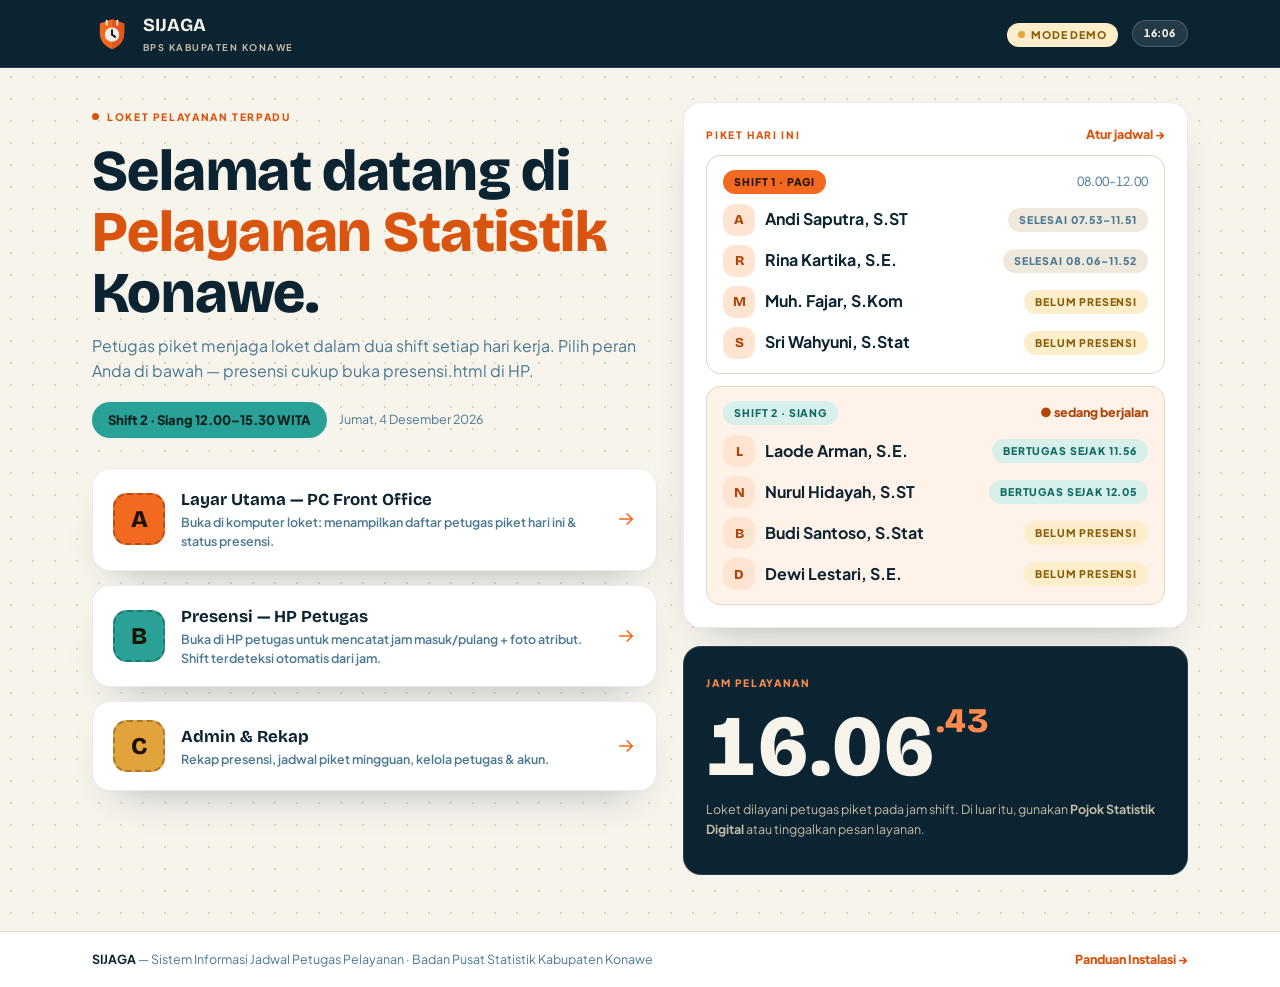
<file: public/standalone/index.html>
<!DOCTYPE html>
<html lang="id">
<head>
<meta charset="UTF-8" />
<meta name="viewport" content="width=device-width, initial-scale=1.0" />
<title>SIJAGA · Sistem Informasi Jadwal Petugas Pelayanan — BPS Kab. Konawe</title>
<link rel="icon" type="image/svg+xml" href="data:image/svg+xml,%3Csvg xmlns='http://www.w3.org/2000/svg' viewBox='0 0 128 128'%3E%3Crect width='128' height='128' rx='28' fill='%230c2431'/%3E%3Cpath d='M64 17 103 30v31c0 25-16 43-39 52-23-9-39-27-39-52V30z' fill='%23f2691f'/%3E%3Cpath d='M64 17 103 30v31c0 25-16 43-39 52z' fill='%23e2571b'/%3E%3Cpath d='M47 21v13M81 21v13' fill='none' stroke='%23f2ede4' stroke-width='6' stroke-linecap='round'/%3E%3Ccircle cx='64' cy='66' r='23' fill='%23f2ede4'/%3E%3Cpath d='M64 52v14l10 7' fill='none' stroke='%230c2431' stroke-width='6.5' stroke-linecap='round' stroke-linejoin='round'/%3E%3C/svg%3E" />
<link rel="preconnect" href="https://fonts.googleapis.com" />
<link rel="preconnect" href="https://fonts.gstatic.com" crossorigin />
<link href="https://fonts.googleapis.com/css2?family=Bricolage+Grotesque:opsz,wght@12..96,400..800&family=Plus+Jakarta+Sans:wght@400;500;600;700;800&display=swap" rel="stylesheet" />
<link rel="stylesheet" href="css/gaya.css?v=2.1.0" />
</head>
<body class="bg-paper">
<script>
  /* penangkap galat global — tidak ada lagi layar kosong tanpa pesan */
  window.onerror = function (msg, src, line) {
    var t = document.getElementById("app");
    if (t) t.innerHTML = '<div style="max-width:560px;margin:12vh auto;padding:26px;background:#0c2431;color:#f7f4ec;border-radius:16px;font-family:sans-serif"><b>Galat JavaScript</b><p style="margin:8px 0">' + msg + ' (baris ' + line + ')</p><p style="opacity:.7;margin:0">Muat ulang halaman (Ctrl+R), atau salin ulang folder <b>standalone</b> secara lengkap ke htdocs.</p></div>';
  };
</script>
<div id="app"></div>

<script src="js/util.js?v=2.1.0"></script>
<script>
  let lastShift = null;

  function render() {
    const now = new Date();
    const shift = shiftForTime(now);
    lastShift = shift;
    const jd = jadwalUntukSekarang();
    const t = todayStr();

    const barisPiket = [1, 2].map((sh) => {
      const list = jd.filter((j) => j.shift === sh);
      const isi = list.length === 0
        ? '<span class="small muted">Belum dijadwalkan</span>'
        : list.map((j) => {
            const p = S.petugas.find((x) => x.id === j.petugasId);
            const rec = S.records.find((r) => r.date === t && r.shift === sh && r.petugasId === j.petugasId);
            let st = '<span class="badge amber">Belum presensi</span>';
            if (rec && rec.keluar) st = '<span class="badge mist">Selesai ' + fmtHM(rec.masuk) + '–' + fmtHM(rec.keluar) + '</span>';
            else if (rec) st = '<span class="badge lagoon">Bertugas sejak ' + fmtHM(rec.masuk) + '</span>';
            return '<div class="row" style="justify-content:space-between;gap:10px;flex-wrap:wrap"><span class="row"><span class="ini on-light" style="width:32px;height:32px;font-size:.85rem">' + inisial(p ? p.nama : "?") + '</span><b>' + esc(p ? p.nama : "—") + '</b></span>' + st + '</div>';
          }).join("");
      return '<div style="border:1px solid var(--mist-200);border-radius:14px;padding:14px 16px;background:' + (sh === shift ? "var(--brand-50)" : "#fff") + '">' +
        '<div class="row" style="justify-content:space-between"><span class="badge ' + (sh === 1 ? "brand" : "lagoon") + '">' + SHIFT[sh].label + ' · ' + SHIFT[sh].nama + '</span>' +
        (sh === shift ? '<span class="small" style="color:var(--brand-700);font-weight:800">● sedang berjalan</span>' : '<span class="small muted tnum">' + SHIFT[sh].waktu + '</span>') + '</div>' +
        '<div class="mt-1" style="display:flex;flex-direction:column;gap:9px">' + isi + '</div></div>';
    }).join("");



    el("#app").innerHTML =
      '<header class="topbar"><div class="wrap">' +
        '<span class="brandmark"><img class="mk-logo" src="img/logo-sijaga.svg" alt="Logo SIJAGA" width="40" height="40" style="display:block;border-radius:9px;flex:none">' +
        '<span><b>SIJAGA</b><small>BPS Kabupaten Konawe</small></span></span>' +
        '<div class="grow"></div>' +
        '<span class="hide-sm" id="modeBadge"></span>' +
        '<span class="badge ghost tnum hide-sm">' + pad(now.getHours()) + ':' + pad(now.getMinutes()) + '</span>' +
      '</div></header>' +

      '<main class="wrap" style="padding-top:34px;padding-bottom:56px">' +
        '<div class="grid-loket">' +
          '<section>' +
            '<span class="eyebrow"><span class="dot live-dot"></span> Loket Pelayanan Terpadu</span>' +
            '<h1 class="display" style="font-size:clamp(2.3rem,5.5vw,3.6rem);margin-top:14px">Selamat datang di<br><span style="color:var(--brand-600)">Pelayanan Statistik</span> Konawe.</h1>' +
            '<p class="muted mt-1" style="max-width:46ch">Petugas piket menjaga loket dalam dua shift setiap hari kerja. Pilih peran Anda di bawah — presensi cukup buka presensi.html di HP.</p>' +
            '<div class="row mt-2" style="flex-wrap:wrap;gap:12px">' +
              '<span class="chipshift s' + shift + '">' + SHIFT[shift].label + ' · ' + SHIFT[shift].nama + ' ' + SHIFT[shift].waktu + ' WITA</span>' +
              '<span class="small muted capitalize">' + now.toLocaleDateString("id-ID", { weekday: "long", day: "numeric", month: "long", year: "numeric" }) + '</span>' +
            '</div>' +

            '<div style="display:flex;flex-direction:column;gap:14px;margin-top:30px">' +
              '<a class="card jnd hoverable rise" href="loket.html"><span class="plat">A</span><span class="grow"><b>Layar Utama — PC Front Office</b><small>Buka di komputer loket: menampilkan daftar petugas piket hari ini & status presensi.</small></span><svg class="panah" width="20" height="20" viewBox="0 0 24 24" fill="none" stroke="currentColor" stroke-width="2" stroke-linecap="round"><path d="M4.5 12h15M13.5 6l6 6-6 6"/></svg></a>' +
              '<a class="card jnd j-b hoverable rise" style="animation-delay:.07s" href="presensi.html"><span class="plat">B</span><span class="grow"><b>Presensi — HP Petugas</b><small>Buka di HP petugas untuk mencatat jam masuk/pulang + foto atribut. Shift terdeteksi otomatis dari jam.</small></span><svg class="panah" width="20" height="20" viewBox="0 0 24 24" fill="none" stroke="currentColor" stroke-width="2" stroke-linecap="round"><path d="M4.5 12h15M13.5 6l6 6-6 6"/></svg></a>' +
              '<a class="card jnd j-c hoverable rise" style="animation-delay:.14s" href="admin.html"><span class="plat">C</span><span class="grow"><b>Admin & Rekap</b><small>Rekap presensi, jadwal piket mingguan, kelola petugas & akun.</small></span><svg class="panah" width="20" height="20" viewBox="0 0 24 24" fill="none" stroke="currentColor" stroke-width="2" stroke-linecap="round"><path d="M4.5 12h15M13.5 6l6 6-6 6"/></svg></a>' +
            '</div>' +
          '</section>' +

          '<aside>' +
            '<div class="card pad rise" style="animation-delay:.1s">' +
              '<div class="row" style="justify-content:space-between"><span class="eyebrow">Piket Hari Ini</span><a class="small" href="admin.html" style="font-weight:800;text-decoration:none">Atur jadwal →</a></div>' +
              '<div class="mt-1" style="display:flex;flex-direction:column;gap:12px">' + barisPiket + '</div>' +
            '</div>' +
            '<div class="card dark pad rise mt-2" style="background:var(--ink-900);color:var(--mist-50);animation-delay:.18s">' +
              '<span class="eyebrow on-dark">Jam Pelayanan</span>' +
              '<div class="clock tnum mt-1" id="jamBesar" style="color:var(--mist-50)">' + pad(now.getHours()) + '.' + pad(now.getMinutes()) + '<span class="sec">.' + pad(now.getSeconds()) + '</span></div>' +
              '<p class="small mt-1" style="color:var(--mist-300)">Loket dilayani petugas piket pada jam shift. Di luar itu, gunakan <b>Pojok Statistik Digital</b> atau tinggalkan pesan layanan.</p>' +
            '</div>' +
          '</aside>' +
        '</div>' +
      '</main>' +

      '<footer style="border-top:1px solid var(--mist-200);padding:18px 0;background:#fff">' +
        '<div class="wrap row" style="justify-content:space-between;flex-wrap:wrap;gap:8px">' +
          '<span class="small muted"><b style="color:var(--ink-900)">SIJAGA</b> — Sistem Informasi Jadwal Petugas Pelayanan · Badan Pusat Statistik Kabupaten Konawe</span>' +
          '<a class="small" href="panduan.html" style="font-weight:800;text-decoration:none">Panduan Instalasi →</a>' +
        '</div>' +
      '</footer>';

    el("#modeBadge").innerHTML = modeBadgeHtml();
  }

  /* jam diperbarui ringan tiap detik; render penuh hanya saat data/shift berubah */
  setInterval(() => {
    const now = new Date();
    const j = el("#jamBesar");
    if (j) j.innerHTML = pad(now.getHours()) + "." + pad(now.getMinutes()) + '<span class="sec">.' + pad(now.getSeconds()) + "</span>";
    if (shiftForTime(now) !== lastShift) render();
  }, 1000);

  (async () => {
    try {
      await init();
      render();
      startSync();
      onChange(render);
    } catch (err) {
      console.error(err);
      el("#app").innerHTML = '<div style="max-width:520px;margin:14vh auto;padding:26px;background:#0c2431;color:#f7f4ec;border-radius:16px;font-family:sans-serif"><b>Gagal memuat aplikasi</b><p>' + String(err && err.message || err) + '</p></div>';
    }
  })();
</script>
</body>
</html>
</file>
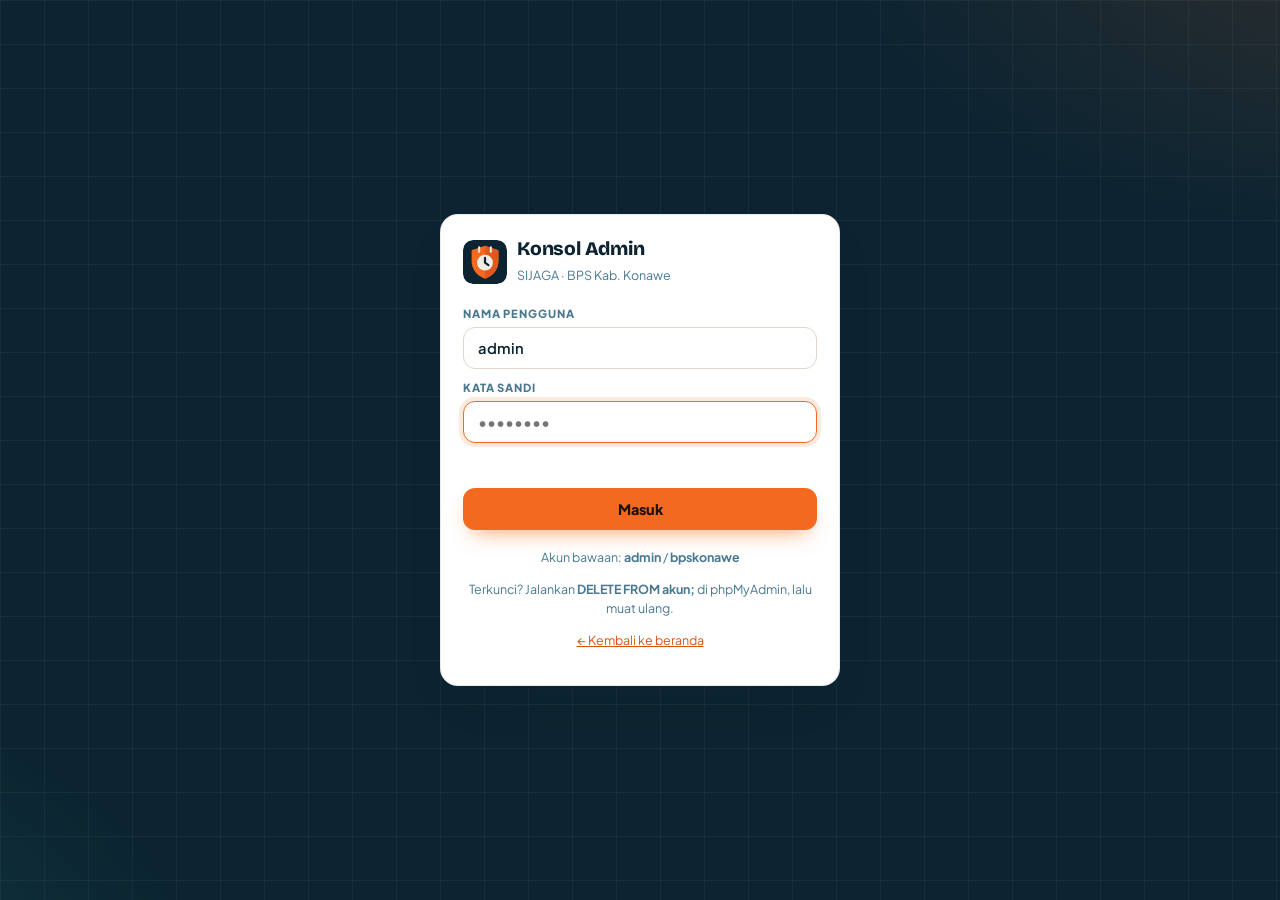
<file: public/standalone/admin.html>
<!DOCTYPE html>
<html lang="id">
<head>
<meta charset="UTF-8" />
<meta name="viewport" content="width=device-width, initial-scale=1.0" />
<title>Admin & Rekap · SIJAGA</title>
<link rel="icon" type="image/svg+xml" href="data:image/svg+xml,%3Csvg xmlns='http://www.w3.org/2000/svg' viewBox='0 0 128 128'%3E%3Crect width='128' height='128' rx='28' fill='%230c2431'/%3E%3Cpath d='M64 17 103 30v31c0 25-16 43-39 52-23-9-39-27-39-52V30z' fill='%23f2691f'/%3E%3Cpath d='M64 17 103 30v31c0 25-16 43-39 52z' fill='%23e2571b'/%3E%3Cpath d='M47 21v13M81 21v13' fill='none' stroke='%23f2ede4' stroke-width='6' stroke-linecap='round'/%3E%3Ccircle cx='64' cy='66' r='23' fill='%23f2ede4'/%3E%3Cpath d='M64 52v14l10 7' fill='none' stroke='%230c2431' stroke-width='6.5' stroke-linecap='round' stroke-linejoin='round'/%3E%3C/svg%3E" />
<link rel="preconnect" href="https://fonts.googleapis.com" />
<link rel="preconnect" href="https://fonts.gstatic.com" crossorigin />
<link href="https://fonts.googleapis.com/css2?family=Bricolage+Grotesque:opsz,wght@12..96,400..800&family=Plus+Jakarta+Sans:wght@400;500;600;700;800&display=swap" rel="stylesheet" />
<link rel="stylesheet" href="css/gaya.css?v=2.1.0" />
<style>
  .filter-chip { padding: 8px 16px; border-radius: 999px; border: 1.5px solid var(--mist-200); font-weight: 800; font-size: .78rem; cursor: pointer; background: #fff; color: var(--ink-600); transition: all .15s; }
  .filter-chip.on { background: var(--ink-900); border-color: var(--ink-900); color: #fff; }
  .kalender { display: grid; grid-template-columns: repeat(5, 1fr); gap: 8px; }
  .kalender .tgl { background: #fff; border: 1.5px solid var(--mist-200); border-radius: 12px; padding: 10px; font-size: .72rem; transition: border-color .15s; }
  .kalender .tgl:hover { border-color: var(--brand-500); }
  .kalender .tgl.libur { background: var(--mist-100); opacity: .5; }
  .kalender .tgl .nomor { font-family: var(--font-display); font-weight: 800; font-size: 1.1rem; color: var(--ink-900); }
  .kalender .tgl .shift { margin-top: 6px; padding-top: 6px; border-top: 1px dashed var(--mist-200); }
  .kalender .tgl .shift b { display: block; font-size: .62rem; font-weight: 800; letter-spacing: .08em; text-transform: uppercase; color: var(--ink-500); margin-bottom: 3px; }
  .kalender .tgl .shift .petugas { font-size: .68rem; color: var(--ink-700); line-height: 1.4; }
  .kalender .tgl.kosong { background: var(--mist-100); opacity: .3; }
  .kalender .tgl.clickable { cursor: pointer; transition: all 0.2s; border: 2px solid transparent; }
  .kalender .tgl.clickable:hover { border-color: var(--brand-500); transform: translateY(-2px); box-shadow: 0 4px 12px rgba(242, 105, 31, 0.2); }
</style>
</head>
<body class="bg-paper">
<script>
  window.onerror = function (msg, src, line) {
    var t = document.getElementById("app");
    if (t) t.innerHTML = '<div style="max-width:560px;margin:12vh auto;padding:26px;background:#0c2431;color:#f7f4ec;border-radius:16px;font-family:sans-serif"><b>Galat JavaScript</b><p style="margin:8px 0">' + msg + ' (baris ' + line + ')</p></div>';
  };
</script>
<div id="app"><div style="min-height:100vh;display:flex;align-items:center;justify-content:center;color:var(--ink-500)"><span class="spin" style="font-size:1.6rem">◌</span>&nbsp; Memuat…</div></div>

<script src="js/util.js?v=2.1.0"></script>
<script>
  let akun = null, tabAktif = "rekap";
  let q = "", cepat = "today", fShift = 0, fDari = "", fSampai = "";
  let terpilih = [];
  let kalTahun = new Date().getFullYear(), kalBulan = new Date().getMonth() + 1;

  /* ============ gerbang masuk ============ */
  function renderLogin() {
    el("#app").innerHTML =
      '<div class="bg-board" style="min-height:100vh;display:flex;align-items:center;justify-content:center;padding:20px">' +
      '<div class="card pad rise" style="width:100%;max-width:400px">' +
        '<div class="row"><img class="mk-logo" src="img/logo-sijaga.svg" alt="Logo SIJAGA" width="44" height="44" style="display:block;border-radius:10px;flex:none">' +
        '<div><b class="display" style="font-size:1.2rem">Konsol Admin</b><br><span class="small muted">SIJAGA · BPS Kab. Konawe</span></div></div>' +
        '<div class="mt-2"><label class="f">Nama Pengguna</label><input class="input" id="lu" value="admin" autocomplete="username"></div>' +
        '<div class="mt-1"><label class="f">Kata Sandi</label><input class="input" id="lp" type="password" placeholder="••••••••" autocomplete="current-password"></div>' +
        '<p id="lerr" class="small" style="color:var(--ruby-700);margin-top:10px;min-height:1em"></p>' +
        '<button class="btn primary block mt-1" id="lbtn">Masuk</button>' +
        '<p class="small muted center mt-2">Akun bawaan: <b>admin</b> / <b>bpskonawe</b></p>' +
        '<p class="small muted center" style="margin-top:4px">Terkunci? Jalankan <b>DELETE FROM akun;</b> di phpMyAdmin, lalu muat ulang.</p>' +
        '<p class="small center mt-1"><a href="index.html">← Kembali ke beranda</a></p>' +
      '</div></div>';
    const go = () => {
      const a = login(el("#lu").value, el("#lp").value);
      if (!a) {
        el("#lerr").textContent = "Nama pengguna atau kata sandi salah.";
        const k = el("#app .card"); if (k) { k.classList.remove("shake"); void k.offsetWidth; k.classList.add("shake"); }
        return;
      }
      akun = a; renderShell();
    };
    el("#lbtn").onclick = go;
    el("#lp").onkeydown = (e) => { if (e.key === "Enter") go(); };
    el("#lp").focus();
  }

  /* ============ kerangka ============ */
  function renderShell() {
    const tabs = [
      ["rekap", "📊 Rekap Presensi"], ["jadwal", "🗓 Jadwal Piket"],
      ["petugas", "👤 Petugas"], ["akun", "🔐 Akun & Data"],
    ];
    el("#app").innerHTML =
      '<header class="topbar"><div class="wrap">' +
        '<a class="brandmark" href="index.html"><img class="mk-logo" src="img/logo-sijaga.svg" alt="Logo SIJAGA" width="40" height="40" style="display:block;border-radius:9px;flex:none">' +
        '<span><b>SIJAGA</b><small>Konsol Admin</small></span></a>' +
        '<div class="grow"></div><span id="modeBadge" class="hide-sm"></span>' +
        '<span class="badge brand">' + esc(akun.nama) + (akun.role !== "admin" ? " · lihat" : "") + '</span>' +
        '<button class="btn ghost sm" id="keluar">Keluar</button>' +
      '</div></header>' +
      '<nav class="tabs" id="tabbar">' + tabs.map((t) =>
        '<button data-tab="' + t[0] + '" class="' + (t[0] === tabAktif ? "on" : "") + '">' + t[1] + '</button>').join("") + '</nav>' +
      '<main class="wrap" style="padding-top:26px;padding-bottom:60px"><div id="isi"></div></main>' +
      '<div id="lb" class="modal-bg hidden" onclick="tutupLb()"><img id="lbImg" alt="foto atribut"></div>';

    el("#modeBadge").innerHTML = modeBadgeHtml();
    el("#keluar").onclick = () => { logout(); akun = null; renderLogin(); };
    document.querySelectorAll("#tabbar button").forEach((b) =>
      b.onclick = () => { tabAktif = b.dataset.tab; renderShell(); });
    renderTab();
  }

  function renderTab() {
    if (!akun) return;
    if (tabAktif === "rekap") renderRekap();
    else if (tabAktif === "jadwal") renderJadwal();
    else if (tabAktif === "petugas") renderPetugas();
    else renderAkun();
  }

  /* ============ PIKET HARI INI ============ */
  function piketHariIniHtml() {
    const t = todayStr(), jd = jadwalUntukTanggal(t);
    const baris = [1, 2].map((sh) => {
      const list = jd.filter((j) => j.shift === sh).sort((a, b) => a.urutan - b.urutan);
      if (!list.length) return "";
      const isi = list.map((j) => {
        const p = S.petugas.find((x) => x.id === j.petugasId);
        const rec = S.records.find((r) => r.date === t && r.shift === sh && r.petugasId === j.petugasId);
        let st = '<span class="badge ruby">Belum presensi</span>';
        if (rec && rec.keluar) st = '<span class="badge mist">Selesai ' + fmtHM(rec.masuk) + '–' + fmtHM(rec.keluar) + '</span>';
        else if (rec) st = '<span class="badge lagoon">Bertugas sejak ' + fmtHM(rec.masuk) + '</span>';
        return '<div class="row" style="justify-content:space-between;gap:10px;flex-wrap:wrap"><b>' + esc(p ? p.nama : "—") + '</b>' + st + '</div>';
      }).join("");
      return '<div class="card pad" style="padding:14px 18px"><span class="badge ' + (sh === 1 ? "brand" : "lagoon") + '">' + SHIFT[sh].label + ' · ' + SHIFT[sh].nama + ' (' + waktuShift(t, sh) + ')</span><div class="mt-1" style="display:flex;flex-direction:column;gap:8px">' + isi + '</div></div>';
    }).join("");
    return '<div class="card pad rise"><div class="row" style="justify-content:space-between;flex-wrap:wrap;gap:8px"><span class="eyebrow">Piket Hari Ini — ' + fmtDateLong(t) + '</span>' +
      '<button class="btn light sm no-print" id="keJadwal">Atur Jadwal →</button></div>' +
      '<div class="grid-2 mt-1">' + (baris || '<span class="small muted">Belum ada jadwal hari ini.</span>') + '</div></div>';
  }

  /* ============ REKAP ============ */
  function barisRekap() {
    let rows = S.records.slice();
    const t = todayStr();
    if (cepat === "today") rows = rows.filter((r) => r.date === t);
    else if (cepat === "7d") { const d = new Date(); d.setDate(d.getDate() - 6); const s = todayStr(d); rows = rows.filter((r) => r.date >= s); }
    else if (cepat === "month") { const m = t.slice(0, 7); rows = rows.filter((r) => r.date.indexOf(m) === 0); }
    else { if (fDari) rows = rows.filter((r) => r.date >= fDari); if (fSampai) rows = rows.filter((r) => r.date <= fSampai); }
    if (fShift) rows = rows.filter((r) => r.shift === fShift);
    if (q) rows = rows.filter((r) => r.nama.toLowerCase().indexOf(q.toLowerCase()) >= 0);
    return rows.sort((a, b) => (b.date + (b.masuk || "")).localeCompare(a.date + (a.masuk || "")));
  }

  function renderRekap() {
    const rows = barisRekap();
    const isAdmin = akun && akun.role === "admin";
    terpilih = terpilih.filter((id) => rows.some((r) => r.id === id));
    const stat = {
      total: rows.length,
      selesai: rows.filter((r) => r.keluar).length,
      bertugas: rows.filter((r) => !r.keluar).length,
      telat: rows.filter((r) => menitTerlambat(r) > 0).length,
    };
    const chips = [["today", "Hari Ini"], ["7d", "7 Hari"], ["month", "Bulan Ini"], ["all", "Semua"]];

    el("#isi").innerHTML =
      piketHariIniHtml() +
      '<div class="stats mt-2">' +
        statCard(stat.total, "Total Presensi", "pada rentang terpilih") +
        statCard(stat.selesai, "Selesai", "masuk & pulang tercatat") +
        statCard(stat.bertugas, "Sedang Bertugas", "belum presensi pulang") +
        statCard(stat.telat, "Terlambat", "> 10 mnt dari jadwal") +
      '</div>' +
      '<div class="card pad mt-2 rise no-print">' +
        '<div class="row" style="flex-wrap:wrap;gap:8px">' +
          chips.map((c) => '<button class="filter-chip ' + (cepat === c[0] ? "on" : "") + '" data-q="' + c[0] + '">' + c[1] + '</button>').join("") +
          '<input class="input inline grow" style="min-width:180px" id="cq" placeholder="Cari nama petugas…" value="' + esc(q) + '">' +
        '</div>' +
        '<div class="row mt-1" style="flex-wrap:wrap;gap:8px">' +
          '<input type="date" class="input inline" id="cdari" value="' + fDari + '">' +
          '<span class="muted">–</span><input type="date" class="input inline" id="csampai" value="' + fSampai + '">' +
          '<select class="input inline" id="cshift"><option value="0">Semua shift</option><option value="1" ' + (fShift === 1 ? "selected" : "") + '>Shift 1 · Pagi</option><option value="2" ' + (fShift === 2 ? "selected" : "") + '>Shift 2 · Siang</option></select>' +
          '<div class="grow"></div>' +
          '<button class="btn light sm" id="cetak">🖨 Cetak</button>' +
          '<button class="btn primary sm" id="csv">⬇ Ekspor CSV</button>' +
          (isAdmin ? '<button class="btn danger sm" id="hpilih" ' + (terpilih.length ? "" : "disabled") + '>🗑 Hapus Terpilih' + (terpilih.length ? " (" + terpilih.length + ")" : "") + '</button>' : "") +
        '</div>' +
        (isAdmin ? '<p class="small muted mt-1" style="margin-bottom:0">Tip: unduh CSV lebih dulu, lalu centang &amp; hapus catatan lama agar rekap tetap ringan.</p>' : "") +
      '</div>' +
      '<div class="table-wrap mt-2 rise">' +
        (rows.length === 0 ? '<div class="pad center small muted">Tidak ada data pada rentang ini.</div>' :
        '<table><thead><tr>' + (isAdmin ? '<th class="pil no-print"><input type="checkbox" id="psemua" ' + (rows.every((r) => terpilih.indexOf(r.id) >= 0) ? "checked" : "") + ' title="Pilih semua yang tampil"></th>' : "") +
        '<th>Petugas</th><th>Tanggal</th><th>Shift</th><th>Masuk</th><th>Pulang</th><th>Durasi</th><th>Foto</th><th>Status</th>' + (isAdmin ? '<th class="no-print">Aksi</th>' : "") + '</tr></thead><tbody>' +
        rows.map((r) => {
          const p = S.petugas.find((x) => x.id === r.petugasId);
          const telat = menitTerlambat(r);
          const status = r.keluar ? '<span class="badge mist">Selesai</span>' : '<span class="badge lagoon">Bertugas</span>';
          const foto = (r.fotoMasuk || r.fotoKeluar) ? '<button class="btn light sm" data-foto="' + (r.fotoMasuk || r.fotoKeluar) + '">Lihat</button>' : '<span class="muted small">—</span>';
          const pilih = terpilih.indexOf(r.id) >= 0;
          return '<tr class="' + (r.date === todayStr() ? "today" : "") + (pilih ? " sel" : "") + '">' +
            (isAdmin ? '<td class="pil no-print"><input type="checkbox" data-pilih="' + r.id + '" ' + (pilih ? "checked" : "") + '></td>' : "") +
            '<td><div class="row"><span class="ini">' + inisial(r.nama) + '</span><div><b>' + esc(r.nama) + '</b><br><span class="small muted tnum">' + esc(p && p.nip ? p.nip : "NIP —") + '</span></div></div></td>' +
            '<td class="tnum">' + fmtDateShort(r.date) + '</td>' +
            '<td><span class="badge ' + (r.shift === 1 ? "brand" : "lagoon") + '">' + SHIFT[r.shift].label + '</span></td>' +
            '<td class="tnum"><b style="color:var(--lagoon-700)">' + fmtHM(r.masuk) + '</b>' + (telat > 0 ? '<br><span class="small" style="color:var(--ruby-700)">+' + telat + ' mnt</span>' : '') + '</td>' +
            '<td class="tnum">' + (r.keluar ? fmtHM(r.keluar) : "—") + '</td>' +
            '<td class="tnum">' + fmtDurasi(durasiMenit(r)) + '</td>' +
            '<td>' + foto + '</td><td>' + status + '</td>' +
            (isAdmin ? '<td class="no-print"><button class="btn ghost sm" data-hapusrec="' + r.id + '" style="background:var(--ruby-100);color:var(--ruby-700);border-color:rgba(165,42,47,.25)">🗑</button></td>' : "") + '</tr>';
        }).join("") + '</tbody></table>') +
        '<div class="pad small muted" style="padding:12px 18px">Menampilkan ' + rows.length + ' dari ' + S.records.length + ' catatan.</div>' +
      '</div>';

    const kj = el("#keJadwal"); if (kj) kj.onclick = () => { tabAktif = "jadwal"; renderShell(); };
    document.querySelectorAll(".filter-chip").forEach((c) => c.onclick = () => { cepat = c.dataset.q; renderRekap(); });
    const cq = el("#cq");
    if (cq) { cq.oninput = (e) => { q = e.target.value; renderRekap(); }; cq.focus(); cq.setSelectionRange(cq.value.length, cq.value.length); }
    el("#cdari").onchange = (e) => { fDari = e.target.value; cepat = "all"; renderRekap(); };
    el("#csampai").onchange = (e) => { fSampai = e.target.value; cepat = "all"; renderRekap(); };
    el("#cshift").onchange = (e) => { fShift = Number(e.target.value); renderRekap(); };
    el("#csv").onclick = () => {
      const data = [["Nama", "NIP", "Tanggal", "Shift", "Masuk", "Pulang", "Durasi (mnt)", "Status"]].concat(
        rows.map((r) => { const p = S.petugas.find((x) => x.id === r.petugasId); return [r.nama, (p && p.nip) || "", r.date, "Shift " + r.shift, r.masuk || "", r.keluar || "", durasiMenit(r) || "", r.keluar ? "Selesai" : "Bertugas"]; }));
      downloadCsv("rekap-sijaga-" + todayStr() + ".csv", data);
    };
    el("#cetak").onclick = () => window.print();
    document.querySelectorAll("[data-foto]").forEach((b) => b.onclick = () => bukaLb(b.dataset.foto));

    if (isAdmin) {
      const perbaruiTombol = () => {
        const b = el("#hpilih");
        if (!b) return;
        b.disabled = terpilih.length === 0;
        b.innerHTML = "🗑 Hapus Terpilih" + (terpilih.length ? " (" + terpilih.length + ")" : "");
      };
      const ps = el("#psemua");
      if (ps) ps.onchange = () => {
        if (ps.checked) rows.forEach((r) => { if (terpilih.indexOf(r.id) < 0) terpilih.push(r.id); });
        else terpilih = terpilih.filter((id) => !rows.some((r) => r.id === id));
        document.querySelectorAll("[data-pilih]").forEach((c) => { c.checked = ps.checked; c.closest("tr").classList.toggle("sel", ps.checked); });
        perbaruiTombol();
      };
      document.querySelectorAll("[data-pilih]").forEach((c) => c.onchange = () => {
        const id = c.dataset.pilih;
        if (c.checked) { if (terpilih.indexOf(id) < 0) terpilih.push(id); }
        else terpilih = terpilih.filter((x) => x !== id);
        c.closest("tr").classList.toggle("sel", c.checked);
        if (ps) ps.checked = rows.length > 0 && rows.every((r) => terpilih.indexOf(r.id) >= 0);
        perbaruiTombol();
      });
      document.querySelectorAll("[data-hapusrec]").forEach((b) => b.onclick = () => {
        const r = S.records.find((x) => x.id === b.dataset.hapusrec);
        if (!r) return;
        if (confirm("Hapus presensi " + r.nama + " — " + fmtDateShort(r.date) + ", " + SHIFT[r.shift].label + "?")) {
          terpilih = terpilih.filter((x) => x !== r.id);
          deleteRecords([r.id]);
        }
      });
      const hp = el("#hpilih");
      if (hp) hp.onclick = () => {
        if (!terpilih.length) return;
        if (confirm("Hapus " + terpilih.length + " catatan presensi terpilih?\n\nUnduh CSV terlebih dahulu bila data masih diperlukan — tindakan ini tidak dapat dibatalkan.")) {
          deleteRecords(terpilih.slice());
          terpilih = [];
        }
      };
    }
  }
  function statCard(num, lbl, sub) {
    return '<div class="card stat rise"><div class="num tnum">' + num + '</div><div class="lbl">' + lbl + '</div><div class="sub">' + sub + '</div></div>';
  }
  function bukaLb(src) { el("#lbImg").src = src; el("#lb").classList.remove("hidden"); }
  function tutupLb() { el("#lb").classList.add("hidden"); }

  /* ============ JADWAL PER BULAN ============ */
  function renderJadwal() {
    const isAdmin = akun && akun.role === "admin";
    const namaBulan = new Date(kalTahun, kalBulan - 1, 1).toLocaleDateString("id-ID", { month: "long", year: "numeric" });

    // semua hari di bulan tsb
    const hariBulan = [];
    const d = new Date(kalTahun, kalBulan - 1, 1);
    while (d.getMonth() === kalBulan - 1) {
      hariBulan.push({ tanggal: todayStr(d), hari: d.getDay(), tanggalObj: new Date(d) });
      d.setDate(d.getDate() + 1);
    }

    // kalender: 5 kolom (Senin-Jumat), baris per minggu
    // Pastikan Senin selalu di kiri dengan padding hari kosong
    const minggu = [];
    let mingguIni = [];
    
    // Hitung padding awal (berapa hari kosong sebelum tanggal 1)
    const tanggal1 = new Date(kalTahun, kalBulan - 1, 1);
    const hariTanggal1 = tanggal1.getDay(); // 0=Minggu, 1=Senin, ...
    const paddingAwal = hariTanggal1 === 0 ? 4 : hariTanggal1 - 1; // Senin=0, Selasa=1, ...
    
    // Tambahkan padding kosong di awal
    for (let i = 0; i < paddingAwal; i++) {
      mingguIni.push(null); // null = hari kosong
    }
    
    // Tambahkan hari kerja
    hariBulan.forEach((h) => {
      if (h.hari === 0 || h.hari === 6) return; // skip Minggu & Sabtu
      mingguIni.push(h);
      if (mingguIni.length === 5) { 
        minggu.push(mingguIni); 
        mingguIni = []; 
      }
    });
    
    // Tambahkan sisa hari di minggu terakhir
    if (mingguIni.length) {
      // Padding akhir agar selalu 5 kolom
      while (mingguIni.length < 5) {
        mingguIni.push(null);
      }
      minggu.push(mingguIni);
    }

    const kalenderHtml = minggu.map((mg) =>
      '<div class="kalender">' +
      mg.map((h) => {
        // Jika null, tampilkan hari kosong
        if (!h) {
          return '<div class="tgl kosong"></div>';
        }
        const jd = jadwalUntukTanggal(h.tanggal);
        const s1 = jd.filter((j) => j.shift === 1).sort((a, b) => a.urutan - b.urutan);
        const s2 = jd.filter((j) => j.shift === 2).sort((a, b) => a.urutan - b.urutan);
        // Hanya tampilkan nama petugas (tanpa role)
        const namaShift = (list) => list.map((j) => {
          const p = S.petugas.find((x) => x.id === j.petugasId);
          return p ? esc(p.nama.split(",")[0]) : "—";
        }).join("<br>");
        return '<div class="tgl clickable" data-tanggal="' + h.tanggal + '" onclick="editJadwalTanggal(\'' + h.tanggal + '\')" title="Klik untuk edit jadwal">' +
          '<div class="nomor">' + h.tanggalObj.getDate() + '</div>' +
          '<div class="small muted">' + HARI[h.hari] + '</div>' +
          '<div class="shift"><b>Shift 1 · Pagi</b><div class="petugas">' + (s1.length ? namaShift(s1) : '<span class="muted">kosong</span>') + '</div></div>' +
          '<div class="shift"><b>Shift 2 · Siang</b><div class="petugas">' + (s2.length ? namaShift(s2) : '<span class="muted">kosong</span>') + '</div></div>' +
        '</div>';
      }).join("") +
      '</div>'
    ).join("");

    el("#isi").innerHTML =
      '<div class="card pad rise">' +
        '<div class="row" style="justify-content:space-between;flex-wrap:wrap;gap:10px">' +
          '<div>' +
            '<span class="eyebrow">Jadwal Piket Bulanan</span>' +
            '<h2 class="display mt-1" style="font-size:1.5rem">' + namaBulan + '</h2>' +
            '<p class="small muted mt-1">Senin–Jumat · Shift 1: 08.00–12.00 · Shift 2: 12.00–15.30 (Jumat sampai 16.00) · 4 petugas per shift</p>' +
          '</div>' +
          '<div class="row" style="gap:8px;flex-wrap:wrap">' +
            '<button class="btn light sm" id="prevBulan">← Bulan Lalu</button>' +
            '<button class="btn light sm" id="nextBulan">Bulan Depan →</button>' +
            (isAdmin ? '<button class="btn primary sm" id="jrotasi">↻ Rotasi Otomatis</button>' : '') +
            '<button class="btn light sm" id="jexport">⬇ Export</button>' +
            (isAdmin ? '<button class="btn light sm" id="jimport">⬇ Import</button>' : '') +
            (isAdmin ? '<button class="btn danger sm" id="jclean">🧹 Bersihkan Duplikat</button>' : '') +
          '</div>' +
        '</div>' +
        '<div class="mt-2">' + kalenderHtml + '</div>' +
      '</div>';

    el("#prevBulan").onclick = () => {
      kalBulan--;
      if (kalBulan < 1) { kalBulan = 12; kalTahun--; }
      renderJadwal();
    };
    el("#nextBulan").onclick = () => {
      kalBulan++;
      if (kalBulan > 12) { kalBulan = 1; kalTahun++; }
      renderJadwal();
    };
    
    // Fungsi edit jadwal per tanggal
    window.editJadwalTanggal = function(tanggal) {
      if (!isAdmin) {
        alert("Hanya admin yang dapat mengedit jadwal");
        return;
      }
      
      console.log("Edit jadwal untuk tanggal:", tanggal);
      
      const jd = jadwalUntukTanggal(tanggal);
      const tglObj = new Date(tanggal + "T12:00:00");
      const tglFormatted = tglObj.toLocaleDateString("id-ID", { weekday: "long", day: "numeric", month: "long", year: "numeric" });
      
      // Buat dropdown options
      const options = S.petugas.map(p => 
        '<option value="' + p.id + '">' + esc(p.nama) + '</option>'
      ).join("");
      
      // Ambil petugas yang sudah ada untuk setiap slot
      const getPetugas = (shift, urutan) => {
        const j = jd.find(x => x.shift === shift && x.urutan === urutan);
        return j ? j.petugasId : "";
      };
      
      // Buat form
      const form = `
        <div style="max-width: 600px; margin: 0 auto;">
          <h3 style="margin-bottom: 20px; color: var(--brand-500);">Edit Jadwal: ${tglFormatted}</h3>
          
          <div style="margin-bottom: 20px;">
            <h4 style="margin-bottom: 10px; color: var(--ink-700);">Shift 1 · Pagi (08.00-12.00)</h4>
            <div style="display: grid; grid-template-columns: 1fr 1fr; gap: 10px;">
              <div>
                <label style="display: block; font-size: 12px; color: var(--ink-500); margin-bottom: 5px;">Frontliner</label>
                <select id="s1u1" class="input">
                  <option value="">-- Kosong --</option>
                  ${options}
                </select>
              </div>
              <div>
                <label style="display: block; font-size: 12px; color: var(--ink-500); margin-bottom: 5px;">Konsultasi</label>
                <select id="s1u2" class="input">
                  <option value="">-- Kosong --</option>
                  ${options}
                </select>
              </div>
              <div>
                <label style="display: block; font-size: 12px; color: var(--ink-500); margin-bottom: 5px;">Rekomendasi</label>
                <select id="s1u3" class="input">
                  <option value="">-- Kosong --</option>
                  ${options}
                </select>
              </div>
              <div>
                <label style="display: block; font-size: 12px; color: var(--ink-500); margin-bottom: 5px;">Perpustakaan</label>
                <select id="s1u4" class="input">
                  <option value="">-- Kosong --</option>
                  ${options}
                </select>
              </div>
            </div>
          </div>
          
          <div style="margin-bottom: 20px;">
            <h4 style="margin-bottom: 10px; color: var(--ink-700);">Shift 2 · Siang (12.00-15.30)</h4>
            <div style="display: grid; grid-template-columns: 1fr 1fr; gap: 10px;">
              <div>
                <label style="display: block; font-size: 12px; color: var(--ink-500); margin-bottom: 5px;">Frontliner</label>
                <select id="s2u1" class="input">
                  <option value="">-- Kosong --</option>
                  ${options}
                </select>
              </div>
              <div>
                <label style="display: block; font-size: 12px; color: var(--ink-500); margin-bottom: 5px;">Konsultasi</label>
                <select id="s2u2" class="input">
                  <option value="">-- Kosong --</option>
                  ${options}
                </select>
              </div>
              <div>
                <label style="display: block; font-size: 12px; color: var(--ink-500); margin-bottom: 5px;">Rekomendasi</label>
                <select id="s2u3" class="input">
                  <option value="">-- Kosong --</option>
                  ${options}
                </select>
              </div>
              <div>
                <label style="display: block; font-size: 12px; color: var(--ink-500); margin-bottom: 5px;">Perpustakaan</label>
                <select id="s2u4" class="input">
                  <option value="">-- Kosong --</option>
                  ${options}
                </select>
              </div>
            </div>
          </div>
          
          <div style="display: flex; gap: 10px; justify-content: flex-end;">
            <button class="btn btn-light" onclick="closeEditModal()">Batal</button>
            <button class="btn btn-primary" onclick="saveJadwalTanggal('${tanggal}')">Simpan</button>
          </div>
        </div>
      `;
      
      // Tampilkan modal
      showModal(form);
      
      // Set nilai dropdown
      setTimeout(() => {
        document.getElementById("s1u1").value = getPetugas(1, 1);
        document.getElementById("s1u2").value = getPetugas(1, 2);
        document.getElementById("s1u3").value = getPetugas(1, 3);
        document.getElementById("s1u4").value = getPetugas(1, 4);
        document.getElementById("s2u1").value = getPetugas(2, 1);
        document.getElementById("s2u2").value = getPetugas(2, 2);
        document.getElementById("s2u3").value = getPetugas(2, 3);
        document.getElementById("s2u4").value = getPetugas(2, 4);
      }, 100);
    };
    
    // Fungsi simpan jadwal per tanggal
    window.saveJadwalTanggal = function(tanggal) {
      console.log("Saving jadwal for tanggal:", tanggal);
      
      // Hapus jadwal lama untuk tanggal ini
      S.jadwal = S.jadwal.filter(j => j.tanggal !== tanggal);
      
      // Tambahkan jadwal baru
      const slots = [
        { shift: 1, urutan: 1, value: document.getElementById("s1u1").value },
        { shift: 1, urutan: 2, value: document.getElementById("s1u2").value },
        { shift: 1, urutan: 3, value: document.getElementById("s1u3").value },
        { shift: 1, urutan: 4, value: document.getElementById("s1u4").value },
        { shift: 2, urutan: 1, value: document.getElementById("s2u1").value },
        { shift: 2, urutan: 2, value: document.getElementById("s2u2").value },
        { shift: 2, urutan: 3, value: document.getElementById("s2u3").value },
        { shift: 2, urutan: 4, value: document.getElementById("s2u4").value },
      ];
      
      let count = 0;
      slots.forEach(slot => {
        if (slot.value) {
          S.jadwal.push({
            id: uid(),
            tanggal: tanggal,
            shift: slot.shift,
            urutan: slot.urutan,
            petugasId: slot.value
          });
          count++;
        }
      });
      
      console.log("Saved", count, "slots for tanggal:", tanggal);
      
      // Simpan ke database
      persist("jadwal", S.jadwal);
      
      // Tutup modal
      closeEditModal();
      
      // Refresh tampilan
      renderJadwal();
      
      alert("✓ Jadwal berhasil disimpan untuk " + new Date(tanggal + "T12:00:00").toLocaleDateString("id-ID", { weekday: "long", day: "numeric", month: "long" }));
    };
    
    // Fungsi tutup modal
    window.closeEditModal = function() {
      const modal = document.getElementById("editModal");
      if (modal) {
        modal.remove();
      }
    };
    
    // Fungsi tampilkan modal
    function showModal(content) {
      // Hapus modal lama jika ada
      const oldModal = document.getElementById("editModal");
      if (oldModal) {
        oldModal.remove();
      }
      
      // Buat modal baru
      const modal = document.createElement("div");
      modal.id = "editModal";
      modal.style.cssText = `
        position: fixed;
        top: 0;
        left: 0;
        width: 100%;
        height: 100%;
        background: rgba(0, 0, 0, 0.5);
        display: flex;
        align-items: center;
        justify-content: center;
        z-index: 1000;
      `;
      
      const modalContent = document.createElement("div");
      modalContent.style.cssText = `
        background: white;
        padding: 30px;
        border-radius: 12px;
        max-width: 90%;
        max-height: 90%;
        overflow-y: auto;
        box-shadow: 0 10px 40px rgba(0, 0, 0, 0.3);
      `;
      modalContent.innerHTML = content;
      
      modal.appendChild(modalContent);
      document.body.appendChild(modal);
      
      // Tutup modal jika klik di luar
      modal.onclick = function(e) {
        if (e.target === modal) {
          closeEditModal();
        }
      };
    }
    if (isAdmin) {
      el("#jrotasi").onclick = async () => {
        if (confirm("Susun rotasi otomatis untuk " + namaBulan + "? Jadwal lama bulan ini diganti.")) {
          console.log("=== ROTASI OTOMATIS START ===");
          
          // Filter prefix yang benar: YYYY-MM
          const prefix = kalTahun + "-" + pad(kalBulan);
          console.log("Bulan target:", prefix);
          console.log("Jumlah jadwal sebelum filter:", S.jadwal.length);
          
          // Validasi: cek duplikat ID di jadwal saat ini
          const idSet = new Set();
          const duplicateIds = [];
          S.jadwal.forEach(j => {
            if (idSet.has(j.id)) {
              duplicateIds.push(j.id);
            }
            idSet.add(j.id);
          });
          
          if (duplicateIds.length > 0) {
            console.warn("Found duplicate IDs in current jadwal:", duplicateIds.length);
            console.warn("Duplicate IDs:", duplicateIds.slice(0, 10));
            
            // Regenerate ID yang duplikat
            S.jadwal.forEach(j => {
              if (duplicateIds.includes(j.id)) {
                const oldId = j.id;
                j.id = uid();
                console.log("Regenerated ID:", oldId, "->", j.id);
              }
            });
          }
          
          // hapus jadwal bulan ini
          const jadwalLama = S.jadwal.filter((j) => j.tanggal.startsWith(prefix));
          console.log("Jumlah jadwal bulan ini yang akan dihapus:", jadwalLama.length);
          
          S.jadwal = S.jadwal.filter((j) => !j.tanggal.startsWith(prefix));
          console.log("Jumlah jadwal setelah filter:", S.jadwal.length);
          
          // generate baru
          console.log("Generating jadwal baru...");
          const baru = generateJadwalBulan(kalTahun, kalBulan);
          console.log("Jumlah jadwal baru yang di-generate:", baru.length);
          
          if (baru.length === 0) {
            alert("✗ Error: Tidak ada jadwal yang di-generate. Periksa console untuk detail.");
            return;
          }
          
          // Validasi: pastikan tidak ada ID duplikat di jadwal baru
          const baruIdSet = new Set();
          const baruDuplicateIds = [];
          baru.forEach(j => {
            if (baruIdSet.has(j.id)) {
              baruDuplicateIds.push(j.id);
            }
            baruIdSet.add(j.id);
          });
          
          if (baruDuplicateIds.length > 0) {
            console.error("ERROR: Duplicate IDs found in generated jadwal!", baruDuplicateIds);
            alert("✗ Error: Ada ID duplikat di jadwal yang di-generate. Periksa console.");
            return;
          }
          
          // Verifikasi jadwal yang di-generate
          const tanggalUnik = [...new Set(baru.map(j => j.tanggal))];
          console.log("Tanggal unik yang di-generate:", tanggalUnik.length);
          console.log("Tanggal pertama:", tanggalUnik[0]);
          console.log("Tanggal terakhir:", tanggalUnik[tanggalUnik.length - 1]);
          
          S.jadwal = S.jadwal.concat(baru);
          console.log("Jumlah jadwal total setelah concat:", S.jadwal.length);
          
          // Validasi akhir: cek duplikat (tanggal, shift, urutan)
          const keySet = new Set();
          const duplicateKeys = [];
          S.jadwal.forEach(j => {
            const key = `${j.tanggal}-${j.shift}-${j.urutan}`;
            if (keySet.has(key)) {
              duplicateKeys.push(key);
            }
            keySet.add(key);
          });
          
          if (duplicateKeys.length > 0) {
            console.warn("Found duplicate keys in jadwal:", duplicateKeys.length);
            console.warn("Duplicate keys:", duplicateKeys.slice(0, 10));
          }
          
          // Simpan ke database
          console.log("Saving to database...");
          persist("jadwal", S.jadwal);
          emit();
          renderJadwal();
          
          console.log("=== ROTASI OTOMATIS END ===");
          
          alert("✓ Rotasi otomatis berhasil untuk " + namaBulan + "\n\n" +
                "Total slot: " + baru.length + "\n" +
                "Hari kerja: " + tanggalUnik.length + " hari\n" +
                "Periode: " + tanggalUnik[0] + " s/d " + tanggalUnik[tanggalUnik.length - 1] + "\n\n" +
                "Periksa console browser (F12) untuk detail logging.");
        }
      };
      el("#jimport").onclick = () => {
        const input = document.createElement("input");
        input.type = "file";
        input.accept = ".csv";
        input.onchange = (e) => {
          const file = e.target.files[0];
          if (!file) return;
          const reader = new FileReader();
          reader.onload = (ev) => {
            try {
              const lines = ev.target.result.split(/\r?\n/).filter((l) => l.trim());
              let count = 0;
              // hapus jadwal bulan ini dulu
              S.jadwal = S.jadwal.filter((j) => !j.tanggal.startsWith(kalTahun + "-" + pad(kalBulan)));
              lines.forEach((line, i) => {
                if (i === 0 && line.toLowerCase().indexOf("tanggal") >= 0) return; // skip header
                const parts = line.split(",").map((p) => p.trim().replace(/^"|"$/g, ""));
                // format: tanggal,shift,urutan,petugas_id
                if (parts[0] && parts[1] && parts[2] && parts[3]) {
                  S.jadwal.push({
                    id: uid(),
                    tanggal: parts[0],
                    shift: Number(parts[1]),
                    urutan: Number(parts[2]),
                    petugasId: parts[3]
                  });
                  count++;
                }
              });
              persist("jadwal", S.jadwal);
              emit();
              alert("✓ Berhasil import " + count + " jadwal untuk " + namaBulan + ".");
              renderJadwal();
            } catch (err) {
              alert("✗ Gagal import: " + err.message);
            }
          };
          reader.readAsText(file);
        };
        input.click();
      };
    }
    el("#jexport").onclick = () => {
      const jd = S.jadwal.filter((j) => j.tanggal.startsWith(kalTahun + "-" + pad(kalBulan)));
      const csv = ["tanggal,shift,urutan,petugas_id,nama_petugas"];
      jd.forEach((j) => {
        const p = S.petugas.find((x) => x.id === j.petugasId);
        csv.push([j.tanggal, j.shift, j.urutan, j.petugasId, p ? p.nama : ""].join(","));
      });
      const blob = new Blob([csv.join("\n")], { type: "text/csv" });
      const url = URL.createObjectURL(blob);
      const a = document.createElement("a");
      a.href = url;
      a.download = "jadwal-" + kalTahun + "-" + pad(kalBulan) + ".csv";
      a.click();
      URL.revokeObjectURL(url);
    };
    
    // Tombol bersihkan duplikat
    el("#jclean").onclick = async () => {
      if (!confirm("Ini akan menghapus semua jadwal duplikat dari database. Lanjutkan?")) {
        return;
      }
      
      console.log("=== BERSIHKAN DUPLIKAT START ===");
      
      try {
        // Panggil API untuk membersihkan duplikat
        const response = await fetch('api/cleanup_jadwal.php', {
          method: 'POST',
          headers: { 'Content-Type': 'application/json' }
        });
        
        const result = await response.json();
        
        if (result.ok) {
          console.log("Cleanup result:", result);
          alert(`✓ Berhasil membersihkan duplikat\n\n` +
                `Total baris: ${result.total}\n` +
                `Duplikat dihapus: ${result.deleted}\n` +
                `Sisa: ${result.remaining}`);
          
          // Reload data dari database
          await init();
          renderJadwal();
        } else {
          console.error("Cleanup failed:", result);
          alert("✗ Gagal membersihkan duplikat: " + (result.error || "Unknown error"));
        }
      } catch (err) {
        console.error("Cleanup error:", err);
        alert("✗ Error: " + err.message);
      }
      
      console.log("=== BERSIHKAN DUPLIKAT END ===");
    };
  }

  /* ============ PETUGAS ============ */
  function renderPetugas() {
    el("#isi").innerHTML =
      '<div class="card pad rise">' +
        '<span class="eyebrow">Kelola Petugas Piket</span><h2 class="display mt-1" style="font-size:1.5rem">Daftar Petugas (' + S.petugas.length + ')</h2>' +
        '<p class="small muted mt-1">Minimal 8 petugas disarankan agar rotasi 4 slot per shift berjalan merata.</p>' +
        '<div class="row mt-2" style="flex-wrap:wrap;gap:8px"><input class="input grow" id="pnama" placeholder="Nama lengkap & gelar" style="min-width:220px">' +
        '<input class="input inline" id="pnip" placeholder="NIP (opsional)" style="width:200px">' +
        '<button class="btn primary" id="ptambah">+ Tambah</button>' +
        '<button class="btn light" id="pimport">⬇ Import CSV</button></div>' +
        '<input type="file" id="pfile" accept=".csv" class="hidden">' +
        '<p id="ppesan" class="small" style="color:var(--ruby-700);margin-top:8px;min-height:1em"></p>' +
        '<p class="small muted mt-1">Format CSV: <code>nama,nip</code> (satu petugas per baris)</p>' +
        '<div class="mt-2" style="display:flex;flex-direction:column;gap:8px">' +
        S.petugas.map((p) => {
          const n = S.jadwal.filter((j) => j.petugasId === p.id).length;
          return '<div class="row card" style="padding:12px 16px"><span class="ini lg">' + inisial(p.nama) + '</span>' +
            '<div class="grow"><b>' + esc(p.nama) + '</b><br><span class="small muted tnum">' + esc(p.nip || "NIP —") + ' · ' + n + ' slot jadwal</span></div>' +
            '<button class="btn danger sm" data-hapus="' + p.id + '">Hapus</button></div>';
        }).join("") + '</div>' +
      '</div>';
    el("#ptambah").onclick = () => {
      const nama = el("#pnama").value.trim();
      if (!nama) { el("#ppesan").textContent = "Nama wajib diisi."; return; }
      S.petugas.push({ id: uid(), nama: nama, nip: el("#pnip").value.trim() || null });
      persist("petugas", S.petugas); emit(); renderPetugas();
    };
    el("#pnama").onkeydown = (e) => { if (e.key === "Enter") el("#ptambah").click(); };
    el("#pimport").onclick = () => el("#pfile").click();
    el("#pfile").onchange = (e) => {
      const file = e.target.files[0];
      if (!file) return;
      const reader = new FileReader();
      reader.onload = (ev) => {
        try {
          const lines = ev.target.result.split(/\r?\n/).filter((l) => l.trim());
          let count = 0;
          lines.forEach((line, i) => {
            if (i === 0 && line.toLowerCase().indexOf("nama") >= 0) return; // skip header
            const parts = line.split(",").map((p) => p.trim().replace(/^"|"$/g, ""));
            if (parts[0]) {
              S.petugas.push({ id: uid(), nama: parts[0], nip: parts[1] || null });
              count++;
            }
          });
          persist("petugas", S.petugas);
          emit();
          el("#ppesan").innerHTML = '<span style="color:var(--lagoon-700)">✓ Berhasil import ' + count + ' petugas.</span>';
          setTimeout(renderPetugas, 500);
        } catch (err) {
          el("#ppesan").innerHTML = '<span style="color:var(--ruby-700)">✗ Gagal import: ' + esc(err.message) + '</span>';
        }
      };
      reader.readAsText(file);
    };
    document.querySelectorAll("[data-hapus]").forEach((b) => b.onclick = () => {
      const p = S.petugas.find((x) => x.id === b.dataset.hapus);
      if (p && confirm("Hapus " + p.nama + " beserta slot jadwalnya? Riwayat presensi tetap tersimpan.")) {
        S.petugas = S.petugas.filter((x) => x.id !== p.id);
        S.jadwal = S.jadwal.filter((j) => j.petugasId !== p.id);
        persistDelete("petugas", p.id, S.petugas); persist("jadwal", S.jadwal); emit(); renderPetugas();
      }
    });
  }

  /* ============ AKUN & DATA ============ */
  function renderAkun() {
    const isAdmin = akun.role === "admin";
    el("#isi").innerHTML =
      '<div class="grid-2">' +
      '<div class="card pad rise">' +
        '<span class="eyebrow">Akun Akses</span><h2 class="display mt-1" style="font-size:1.5rem">Kelola Akun</h2>' +
        '<div class="mt-1" style="display:flex;flex-direction:column;gap:8px">' +
        S.accounts.map((a) => '<div class="row card" style="padding:12px 16px"><span class="ini">' + inisial(a.nama) + '</span>' +
          '<div class="grow"><b>' + esc(a.nama) + '</b> ' + (a.username === akun.username ? '<span class="small" style="color:var(--brand-700);font-weight:800">(Anda)</span>' : '') +
          '<br><span class="small muted tnum">@' + esc(a.username) + ' · ' + (a.role === "admin" ? "Admin penuh" : "Lihat saja") + '</span></div>' +
          (isAdmin ? '<button class="btn danger sm" data-hakun="' + esc(a.username) + '">Hapus</button>' : '') + '</div>').join("") + '</div>' +
        (isAdmin ? '<hr class="sep"><label class="f">Nama Pengguna</label><input class="input" id="au"><label class="f mt-1">Nama Tampilan</label><input class="input" id="an">' +
          '<label class="f mt-1">Kata Sandi</label><input class="input" id="ap" type="password"><label class="f mt-1">Peran</label>' +
          '<select class="input" id="ar"><option value="viewer">Lihat saja</option><option value="admin">Admin penuh</option></select>' +
          '<p id="apesan" class="small" style="color:var(--ruby-700);margin-top:8px;min-height:1em"></p>' +
          '<button class="btn primary mt-1" id="atambah">+ Tambah Akun</button>' : '<p class="small muted mt-2">Hanya admin yang dapat mengelola akun.</p>') +
      '</div>' +
      '<div style="display:flex;flex-direction:column;gap:18px">' +
        '<div class="card pad rise"><span class="eyebrow">Ganti Kata Sandi Saya</span>' +
          '<input class="input mt-1" id="gc" type="password" placeholder="Kata sandi lama">' +
          '<input class="input mt-1" id="gn" type="password" placeholder="Kata sandi baru (min. 6)">' +
          '<input class="input mt-1" id="gk" type="password" placeholder="Ulangi kata sandi baru">' +
          '<p id="gpesan" class="small mt-1" style="min-height:1em"></p>' +
          '<button class="btn primary mt-1" id="gsimpan">Simpan Sandi Baru</button></div>' +
        '<div class="card pad rise"><span class="eyebrow">Data & Penyimpanan</span><div class="mt-1">' + modeBadgeHtml() + '</div>' +
          '<p class="small muted mt-1">' + (getMode() === "db" ? 'Data tersimpan terpusat di <b>MySQL</b> melalui api.php; semua perangkat melihat data yang sama.' : 'api.php tidak terdeteksi — data tersimpan lokal di perangkat ini saja (mode demo).') + '</p>' +
          (isAdmin ? '<div class="row mt-2" style="gap:8px;flex-wrap:wrap"><button class="btn light sm" id="dseed">Muat Data Contoh</button><button class="btn danger sm" id="dhapus">Hapus Semua Data</button></div>' : '') +
          '<p class="small muted mt-1" style="margin-bottom:0">Menghapus data tidak menghapus akun.</p></div>' +
      '</div></div>';

    if (isAdmin) {
      el("#atambah").onclick = () => {
        const r = addAccount(el("#au").value, el("#an").value, el("#ap").value, el("#ar").value);
        el("#apesan").textContent = r.ok ? "" : r.error;
        if (r.ok) { el("#au").value = el("#an").value = el("#ap").value = ""; renderAkun(); }
      };
      document.querySelectorAll("[data-hakun]").forEach((b) => b.onclick = () => {
        if (confirm("Hapus akun @" + b.dataset.hakun + "?")) { const r = removeAccount(b.dataset.hakun); if (!r.ok) alert(r.error); else renderAkun(); }
      });
      el("#dseed").onclick = () => { if (confirm("Muat ulang data contoh? Data petugas, jadwal & presensi saat ini diganti.")) { seedDemo(true); renderAkun(); } };
      el("#dhapus").onclick = () => {
        if (confirm("Hapus SEMUA petugas, jadwal, & presensi?")) {
          S.petugas = []; S.records = []; S.jadwal = [];
          ["petugas", "records", "jadwal"].forEach((t) => {
            lsWrite(LS[t], []);
            if (getMode() === "db") http("clear", { table: t }).then(function (res) { if (!res || !res.ok) throw new Error((res && res.error) || "Server menolak permintaan"); }).catch(function (e) { alert("Gagal mengosongkan data " + t + " di server: " + e.message); });
          });
          emit(); renderAkun();
        }
      };
    }
    el("#gsimpan").onclick = () => {
      if (el("#gn").value !== el("#gk").value) { el("#gpesan").innerHTML = '<span style="color:var(--ruby-700)">Konfirmasi tidak sama.</span>'; return; }
      const r = changePassword(akun.username, el("#gc").value, el("#gn").value);
      el("#gpesan").innerHTML = r.ok ? '<span style="color:var(--lagoon-700)">Kata sandi berhasil diganti.</span>' : '<span style="color:var(--ruby-700)">' + esc(r.error) + '</span>';
      if (r.ok) { el("#gc").value = el("#gn").value = el("#gk").value = ""; }
    };
  }

  /* ============ mulai ============ */
  (async () => {
    try {
      await init();
      akun = getAuth();
      if (akun) renderShell(); else renderLogin();
      startSync();
      onChange(() => { if (akun) renderTab(); });
    } catch (err) {
      console.error("SIJAGA gagal dimulai:", err);
      el("#app").innerHTML =
        '<div style="min-height:100vh;display:flex;align-items:center;justify-content:center;padding:20px;background:var(--ink-900)">' +
        '<div class="card pad" style="max-width:440px"><span class="eyebrow">Halaman tidak dapat dimulai</span>' +
        '<p class="mt-1">Terjadi galat: <b>' + esc(String((err && err.message) || err)) + '</b></p>' +
        '<button class="btn primary mt-2" onclick="location.reload()">Muat Ulang</button></div></div>';
    }
  })();
</script>
</body>
</html>
</file>
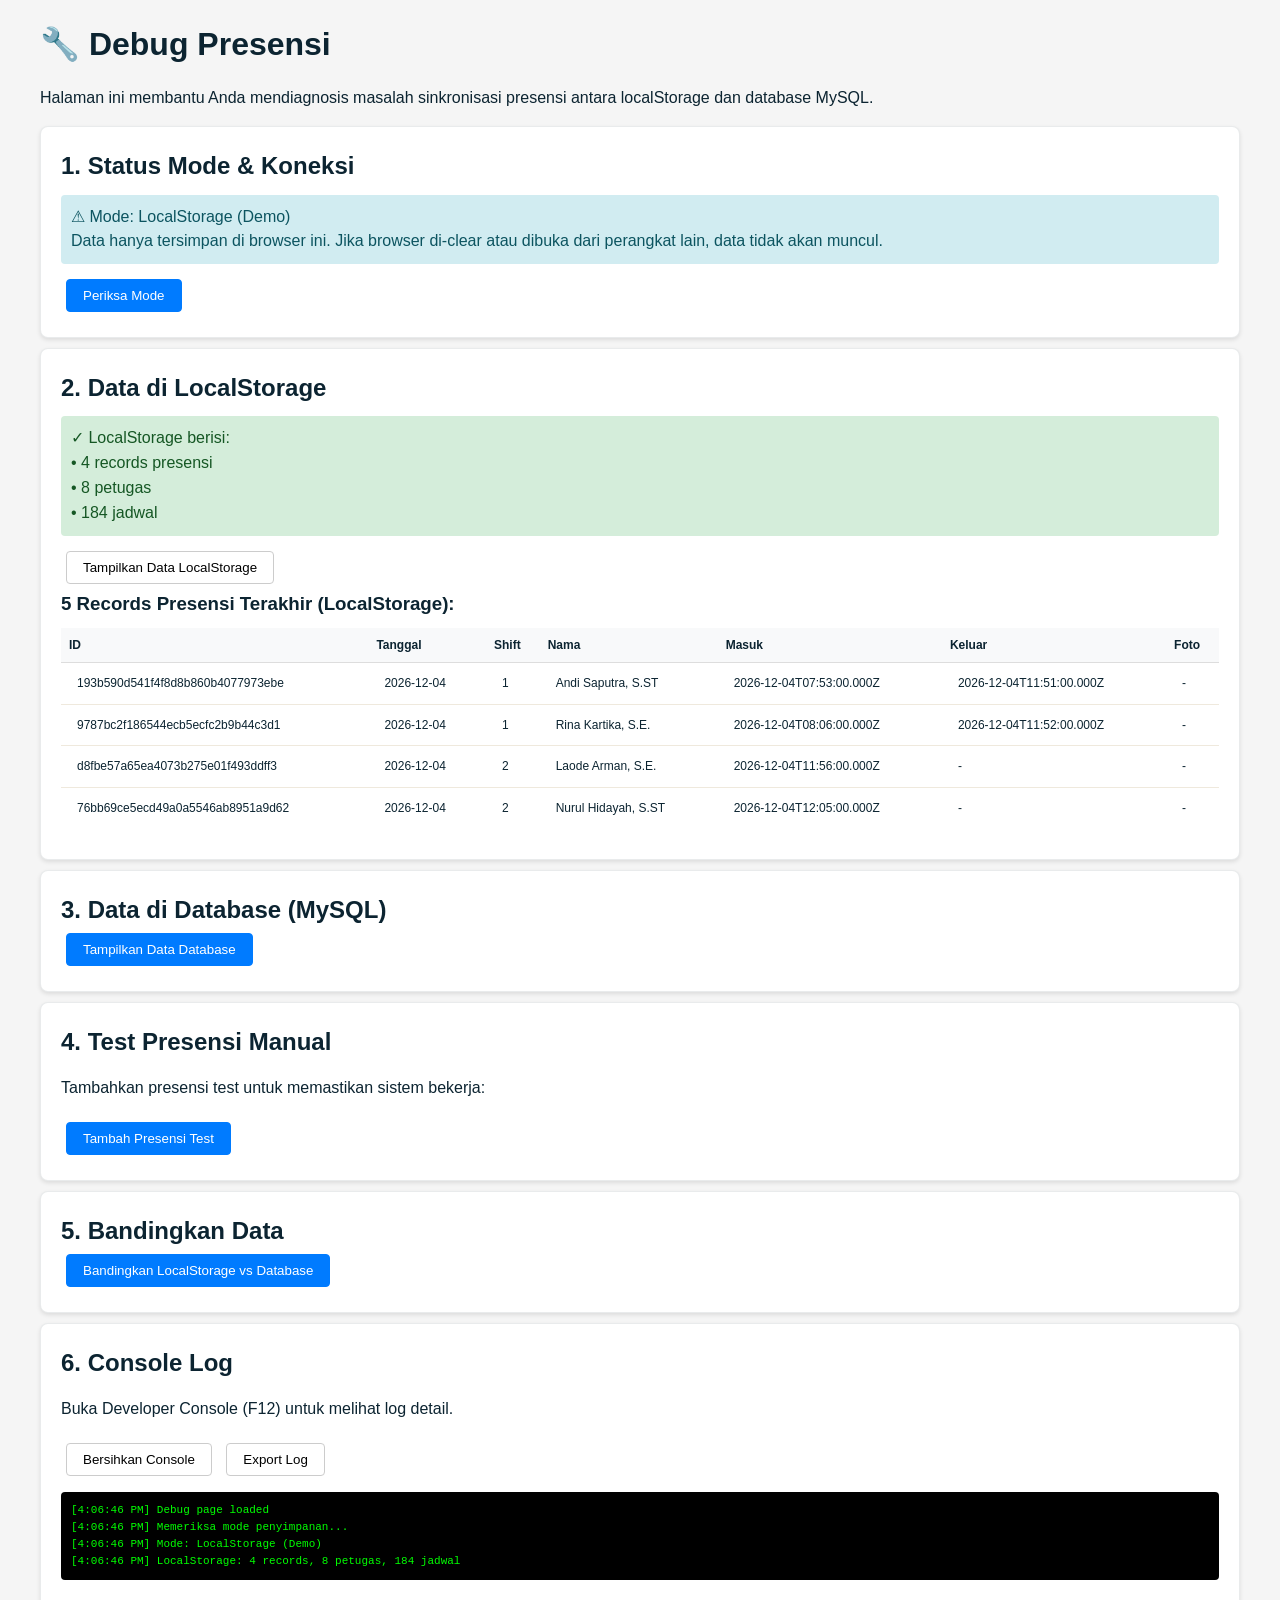
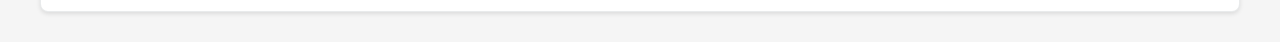
<file: public/standalone/debug-presensi.html>
<!DOCTYPE html>
<html lang="id">
<head>
<meta charset="UTF-8" />
<meta name="viewport" content="width=device-width, initial-scale=1.0" />
<title>Debug Presensi · SIJAGA</title>
<link rel="icon" type="image/svg+xml" href="data:image/svg+xml,%3Csvg xmlns='http://www.w3.org/2000/svg' viewBox='0 0 128 128'%3E%3Crect width='128' height='128' rx='28' fill='%230c2431'/%3E%3Cpath d='M64 17 103 30v31c0 25-16 43-39 52-23-9-39-27-39-52V30z' fill='%23f2691f'/%3E%3Cpath d='M64 17 103 30v31c0 25-16 43-39 52z' fill='%23e2571b'/%3E%3Cpath d='M47 21v13M81 21v13' fill='none' stroke='%23f2ede4' stroke-width='6' stroke-linecap='round'/%3E%3Ccircle cx='64' cy='66' r='23' fill='%23f2ede4'/%3E%3Cpath d='M64 52v14l10 7' fill='none' stroke='%230c2431' stroke-width='6.5' stroke-linecap='round' stroke-linejoin='round'/%3E%3C/svg%3E" />
<link rel="stylesheet" href="css/gaya.css" />
<style>
  body { font-family: sans-serif; padding: 20px; background: #f5f5f5; }
  .card { background: white; padding: 20px; margin: 10px 0; border-radius: 8px; box-shadow: 0 2px 4px rgba(0,0,0,0.1); }
  .status { padding: 10px; border-radius: 4px; margin: 10px 0; }
  .status.ok { background: #d4edda; color: #155724; }
  .status.error { background: #f8d7da; color: #721c24; }
  .status.info { background: #d1ecf1; color: #0c5460; }
  pre { background: #000; color: #0f0; padding: 10px; border-radius: 4px; overflow-x: auto; font-size: 11px; max-height: 400px; overflow-y: auto; }
  button { padding: 8px 16px; margin: 5px; cursor: pointer; border-radius: 4px; border: 1px solid #ccc; background: white; }
  button:hover { background: #e9ecef; }
  .btn-primary { background: #007bff; color: white; border-color: #007bff; }
  .btn-primary:hover { background: #0056b3; }
  .btn-danger { background: #dc3545; color: white; border-color: #dc3545; }
  .btn-danger:hover { background: #c82333; }
  table { width: 100%; border-collapse: collapse; margin: 10px 0; font-size: 12px; }
  th, td { padding: 8px; text-align: left; border-bottom: 1px solid #ddd; }
  th { background: #f8f9fa; font-weight: bold; }
</style>
</head>
<body>
<div style="max-width: 1200px; margin: 0 auto;">
  <h1>🔧 Debug Presensi</h1>
  <p>Halaman ini membantu Anda mendiagnosis masalah sinkronisasi presensi antara localStorage dan database MySQL.</p>

  <div class="card">
    <h2>1. Status Mode & Koneksi</h2>
    <div id="modeStatus"></div>
    <button onclick="checkMode()" class="btn-primary">Periksa Mode</button>
  </div>

  <div class="card">
    <h2>2. Data di LocalStorage</h2>
    <div id="localStorageStatus"></div>
    <button onclick="showLocalStorage()">Tampilkan Data LocalStorage</button>
    <div id="localStorageData"></div>
  </div>

  <div class="card">
    <h2>3. Data di Database (MySQL)</h2>
    <div id="databaseStatus"></div>
    <button onclick="showDatabase()" class="btn-primary">Tampilkan Data Database</button>
    <div id="databaseData"></div>
  </div>

  <div class="card">
    <h2>4. Test Presensi Manual</h2>
    <p>Tambahkan presensi test untuk memastikan sistem bekerja:</p>
    <button onclick="testPresensi()" class="btn-primary">Tambah Presensi Test</button>
    <div id="testResult"></div>
  </div>

  <div class="card">
    <h2>5. Bandingkan Data</h2>
    <button onclick="compareData()" class="btn-primary">Bandingkan LocalStorage vs Database</button>
    <div id="compareResult"></div>
  </div>

  <div class="card">
    <h2>6. Console Log</h2>
    <p>Buka Developer Console (F12) untuk melihat log detail.</p>
    <button onclick="clearConsole()">Bersihkan Console</button>
    <button onclick="exportLog()">Export Log</button>
    <pre id="logOutput">Log akan muncul di sini...</pre>
  </div>
</div>

<script src="js/util.js?v=2.1.0"></script>
<script>
  let logMessages = [];

  function log(msg, type = 'info') {
    const timestamp = new Date().toLocaleTimeString();
    const logMsg = `[${timestamp}] ${msg}`;
    logMessages.push(logMsg);
    
    const logOutput = document.getElementById('logOutput');
    logOutput.textContent = logMessages.join('\n');
    logOutput.scrollTop = logOutput.scrollHeight;
    
    console.log(`[${type}]`, msg);
  }

  async function checkMode() {
    const status = document.getElementById('modeStatus');
    status.innerHTML = '<p>Memeriksa...</p>';
    log('Memeriksa mode penyimpanan...');
    
    const mode = await init();
    
    if (mode === 'db') {
      status.innerHTML = '<div class="status ok">✓ Mode: MySQL (Database)<br>Data tersimpan di database MySQL dan tersinkronisasi antar perangkat.</div>';
      log('Mode: MySQL (Database)', 'success');
    } else {
      status.innerHTML = '<div class="status info">⚠ Mode: LocalStorage (Demo)<br>Data hanya tersimpan di browser ini. Jika browser di-clear atau dibuka dari perangkat lain, data tidak akan muncul.</div>';
      log('Mode: LocalStorage (Demo)', 'warning');
    }
  }

  function showLocalStorage() {
    const status = document.getElementById('localStorageStatus');
    const data = document.getElementById('localStorageData');
    
    const records = JSON.parse(localStorage.getItem('sijaga.records') || '[]');
    const petugas = JSON.parse(localStorage.getItem('sijaga.petugas') || '[]');
    const jadwal = JSON.parse(localStorage.getItem('sijaga.jadwal') || '[]');
    
    status.innerHTML = `<div class="status ok">✓ LocalStorage berisi:<br>
      • ${records.length} records presensi<br>
      • ${petugas.length} petugas<br>
      • ${jadwal.length} jadwal</div>`;
    
    log(`LocalStorage: ${records.length} records, ${petugas.length} petugas, ${jadwal.length} jadwal`);
    
    // Tampilkan 5 records terakhir
    const recentRecords = records.slice(0, 5);
    let html = '<h3>5 Records Presensi Terakhir (LocalStorage):</h3><table><tr><th>ID</th><th>Tanggal</th><th>Shift</th><th>Nama</th><th>Masuk</th><th>Keluar</th><th>Foto</th></tr>';
    recentRecords.forEach(r => {
      html += `<tr>
        <td>${r.id}</td>
        <td>${r.date}</td>
        <td>${r.shift}</td>
        <td>${r.nama}</td>
        <td>${r.masuk || '-'}</td>
        <td>${r.keluar || '-'}</td>
        <td>${r.fotoMasuk ? '✓' : '-'}</td>
      </tr>`;
    });
    html += '</table>';
    
    data.innerHTML = html;
  }

  async function showDatabase() {
    const status = document.getElementById('databaseStatus');
    const data = document.getElementById('databaseData');
    
    status.innerHTML = '<p>Memeriksa database...</p>';
    log('Memeriksa database...');
    
    try {
      const result = await http('bootstrap');
      
      if (result && result.ok) {
        status.innerHTML = `<div class="status ok">✓ Database berisi:<br>
          • ${result.records.length} records presensi<br>
          • ${result.petugas.length} petugas<br>
          • ${result.jadwal.length} jadwal</div>`;
        
        log(`Database: ${result.records.length} records, ${result.petugas.length} petugas, ${result.jadwal.length} jadwal`, 'success');
        
        // Tampilkan 5 records terakhir
        const recentRecords = result.records.slice(0, 5);
        let html = '<h3>5 Records Presensi Terakhir (Database):</h3><table><tr><th>ID</th><th>Tanggal</th><th>Shift</th><th>Nama</th><th>Masuk</th><th>Keluar</th><th>Foto</th></tr>';
        recentRecords.forEach(r => {
          html += `<tr>
            <td>${r.id}</td>
            <td>${r.date}</td>
            <td>${r.shift}</td>
            <td>${r.nama}</td>
            <td>${r.masuk || '-'}</td>
            <td>${r.keluar || '-'}</td>
            <td>${r.fotoMasuk ? '✓' : '-'}</td>
          </tr>`;
        });
        html += '</table>';
        
        data.innerHTML = html;
      } else {
        status.innerHTML = '<div class="status error">✗ Gagal mengambil data dari database<br>' + (result?.error || 'Unknown error') + '</div>';
        log('Gagal mengambil data dari database: ' + (result?.error || 'Unknown error'), 'error');
      }
    } catch (e) {
      status.innerHTML = '<div class="status error">✗ Error: ' + e.message + '<br>Pastikan server PHP dan MySQL berjalan.</div>';
      log('Error: ' + e.message, 'error');
    }
  }

  async function testPresensi() {
    const result = document.getElementById('testResult');
    result.innerHTML = '<p>Menambahkan presensi test...</p>';
    log('Menambahkan presensi test...');
    
    try {
      await init();
      
      if (S.petugas.length === 0) {
        result.innerHTML = '<div class="status error">✗ Tidak ada petugas. Tambahkan petugas dulu di menu Admin.</div>';
        log('Tidak ada petugas', 'error');
        return;
      }
      
      const petugas = S.petugas[0];
      const shift = shiftForTime();
      
      result.innerHTML = '<p>Menambahkan presensi untuk: ' + petugas.nama + ' (Shift ' + shift + ')...</p>';
      log('Menambahkan presensi untuk: ' + petugas.nama);
      
      // Progress callback
      const onProgress = (progress) => {
        log('Progress: ' + progress.percent + '% - ' + progress.status);
        result.innerHTML = '<p>Progress: ' + progress.percent + '% - ' + progress.status + '</p>';
      };
      
      const record = checkIn(petugas, shift, null, onProgress);
      
      log('Record created with ID: ' + record.id);
      
      // Tunggu sebentar untuk memastikan upload selesai
      setTimeout(async () => {
        // Verifikasi apakah record berhasil disimpan ke database
        try {
          const dbResult = await http('bootstrap');
          if (dbResult && dbResult.ok) {
            const found = dbResult.records.find(r => r.id === record.id);
            if (found) {
              result.innerHTML = '<div class="status ok">✓ Presensi test berhasil ditambahkan!<br>' +
                'ID: ' + record.id + '<br>' +
                'Nama: ' + record.nama + '<br>' +
                'Shift: ' + record.shift + '<br>' +
                'Masuk: ' + record.masuk + '<br>' +
                '<strong>✓ Tersimpan di database</strong></div>' +
                '<p><a href="admin.html">Lihat di Admin →</a></p>';
              log('Presensi test berhasil dan tersimpan di database: ' + record.id, 'success');
            } else {
              result.innerHTML = '<div class="status error">✗ Presensi test dibuat tapi TIDAK tersimpan di database!<br>' +
                'ID: ' + record.id + '<br>' +
                'Periksa console browser (F12) untuk detail error.</div>';
              log('Presensi test TIDAK tersimpan di database: ' + record.id, 'error');
            }
          }
        } catch (e) {
          log('Error verifikasi database: ' + e.message, 'error');
        }
      }, 3000);
      
    } catch (e) {
      result.innerHTML = '<div class="status error">✗ Error: ' + e.message + '</div>';
      log('Error: ' + e.message, 'error');
    }
  }

  async function compareData() {
    const result = document.getElementById('compareResult');
    result.innerHTML = '<p>Membandingkan data...</p>';
    log('Membandingkan data LocalStorage vs Database...');
    
    try {
      // Ambil data dari localStorage
      const localRecords = JSON.parse(localStorage.getItem('sijaga.records') || '[]');
      const localIds = new Set(localRecords.map(r => r.id));
      
      // Ambil data dari database
      const dbResult = await http('bootstrap');
      if (!dbResult || !dbResult.ok) {
        result.innerHTML = '<div class="status error">✗ Gagal mengambil data dari database</div>';
        log('Gagal mengambil data dari database', 'error');
        return;
      }
      
      const dbRecords = dbResult.records || [];
      const dbIds = new Set(dbRecords.map(r => r.id));
      
      // Bandingkan
      const onlyInLocal = localRecords.filter(r => !dbIds.has(r.id));
      const onlyInDb = dbRecords.filter(r => !localIds.has(r.id));
      const inBoth = localRecords.filter(r => dbIds.has(r.id));
      
      let html = '<h3>Hasil Perbandingan:</h3>';
      html += '<div class="status ' + (onlyInLocal.length === 0 && onlyInDb.length === 0 ? 'ok' : 'error') + '">';
      html += '• Data di LocalStorage: ' + localRecords.length + ' records<br>';
      html += '• Data di Database: ' + dbRecords.length + ' records<br>';
      html += '• Data di kedua tempat: ' + inBoth.length + ' records<br>';
      html += '• Hanya di LocalStorage: ' + onlyInLocal.length + ' records<br>';
      html += '• Hanya di Database: ' + onlyInDb.length + ' records';
      html += '</div>';
      
      if (onlyInLocal.length > 0) {
        html += '<h3>Data yang HANYA ada di LocalStorage (belum tersinkron ke database):</h3>';
        html += '<table><tr><th>ID</th><th>Tanggal</th><th>Nama</th><th>Masuk</th></tr>';
        onlyInLocal.forEach(r => {
          html += `<tr><td>${r.id}</td><td>${r.date}</td><td>${r.nama}</td><td>${r.masuk}</td></tr>`;
        });
        html += '</table>';
        html += '<p class="status error">⚠ Data ini belum tersinkron ke database! Periksa koneksi server dan coba simpan ulang.</p>';
      }
      
      if (onlyInDb.length > 0) {
        html += '<h3>Data yang HANYA ada di Database (belum ada di LocalStorage):</h3>';
        html += '<table><tr><th>ID</th><th>Tanggal</th><th>Nama</th><th>Masuk</th></tr>';
        onlyInDb.forEach(r => {
          html += `<tr><td>${r.id}</td><td>${r.date}</td><td>${r.nama}</td><td>${r.masuk}</td></tr>`;
        });
        html += '</table>';
      }
      
      result.innerHTML = html;
      log('Perbandingan selesai: ' + onlyInLocal.length + ' hanya di lokal, ' + onlyInDb.length + ' hanya di database');
      
    } catch (e) {
      result.innerHTML = '<div class="status error">✗ Error: ' + e.message + '</div>';
      log('Error: ' + e.message, 'error');
    }
  }

  function clearConsole() {
    console.clear();
    logMessages = [];
    document.getElementById('logOutput').textContent = 'Log telah dibersihkan';
    log('Console dibersihkan');
  }

  function exportLog() {
    const logText = logMessages.join('\n');
    const blob = new Blob([logText], { type: 'text/plain' });
    const url = URL.createObjectURL(blob);
    const a = document.createElement('a');
    a.href = url;
    a.download = 'sijaga-debug-log-' + new Date().toISOString().split('T')[0] + '.txt';
    a.click();
    URL.revokeObjectURL(url);
    log('Log diekspor');
  }

  // Auto-check on load
  window.onload = async () => {
    log('Debug page loaded');
    await checkMode();
    showLocalStorage();
  };
</script>
</body>
</html>
</file>
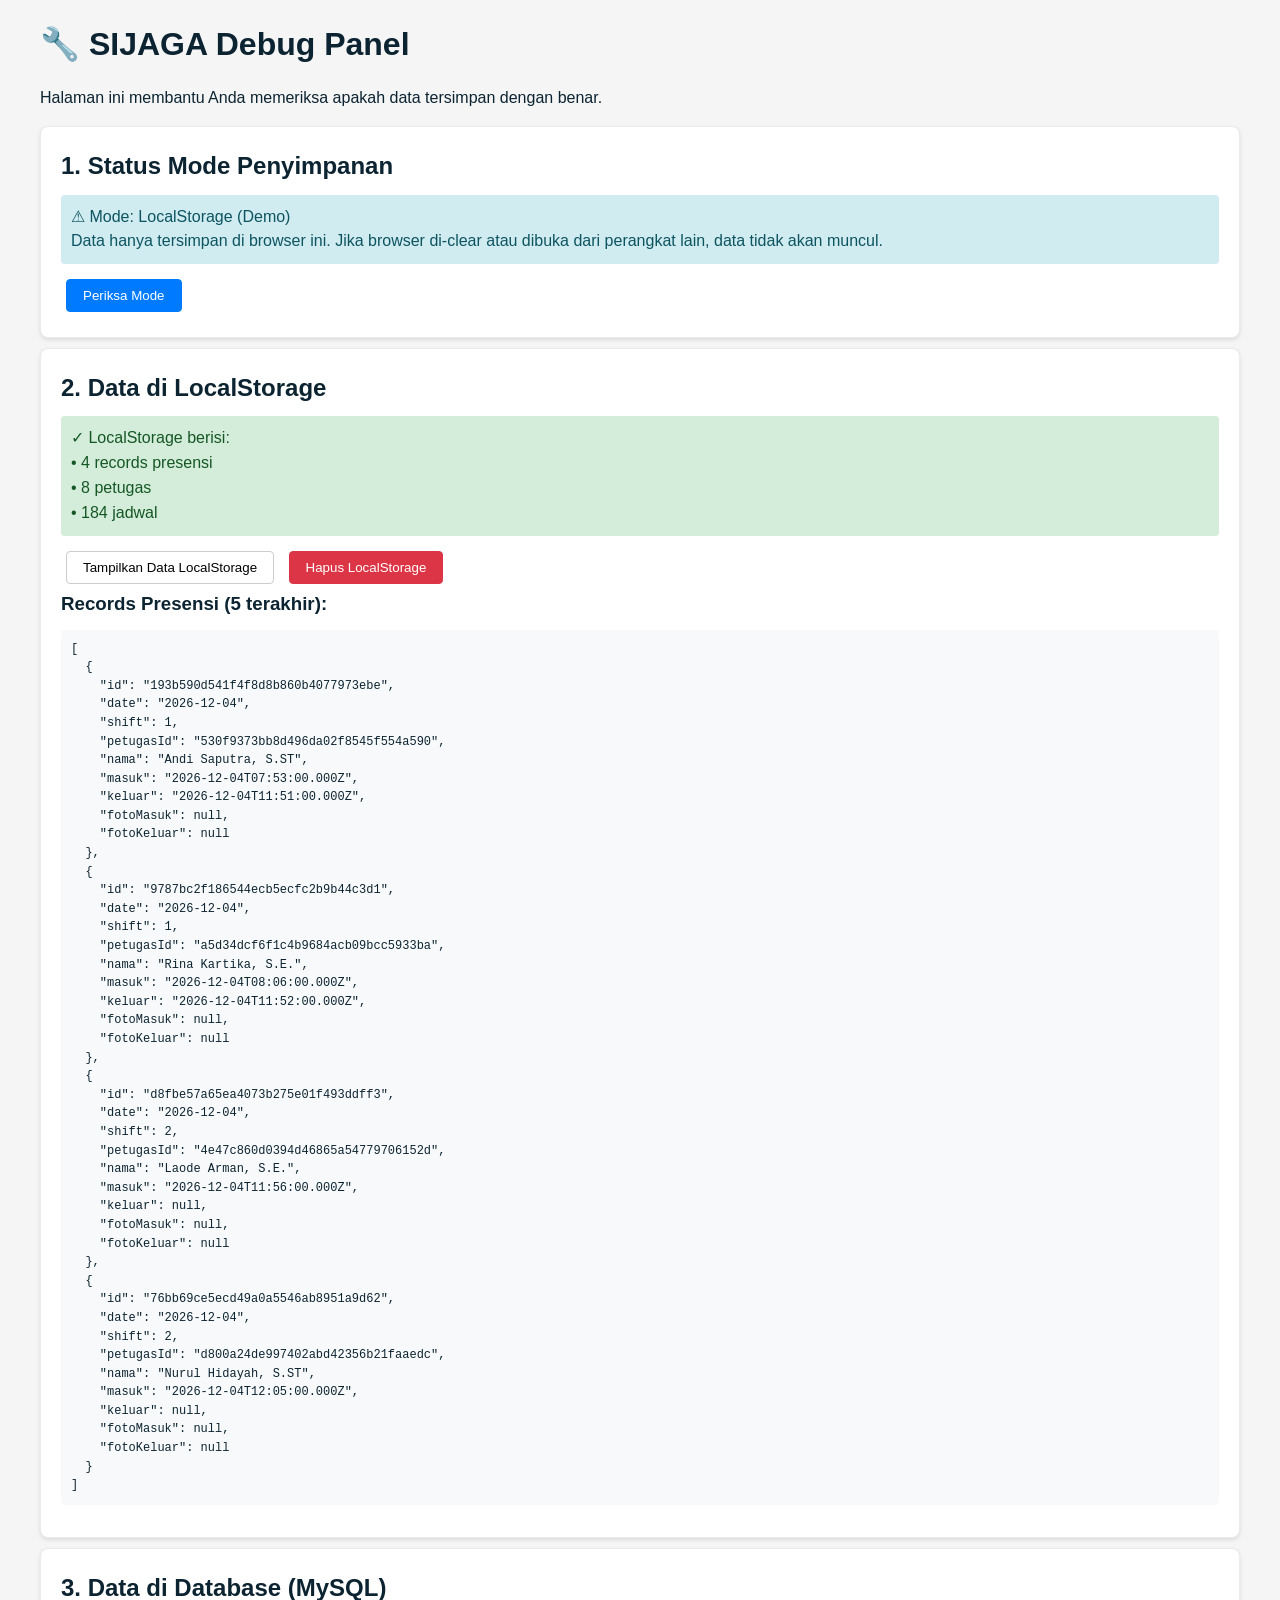
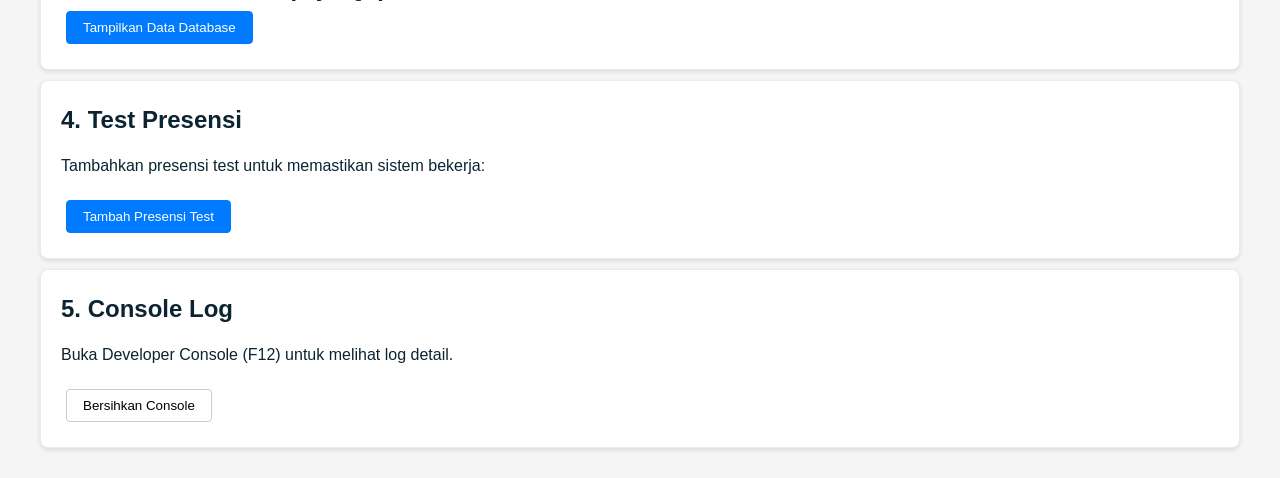
<file: public/standalone/debug.html>
<!DOCTYPE html>
<html lang="id">
<head>
<meta charset="UTF-8" />
<meta name="viewport" content="width=device-width, initial-scale=1.0" />
<title>Debug · SIJAGA</title>
<link rel="icon" type="image/svg+xml" href="data:image/svg+xml,%3Csvg xmlns='http://www.w3.org/2000/svg' viewBox='0 0 128 128'%3E%3Crect width='128' height='128' rx='28' fill='%230c2431'/%3E%3Cpath d='M64 17 103 30v31c0 25-16 43-39 52-23-9-39-27-39-52V30z' fill='%23f2691f'/%3E%3Cpath d='M64 17 103 30v31c0 25-16 43-39 52z' fill='%23e2571b'/%3E%3Cpath d='M47 21v13M81 21v13' fill='none' stroke='%23f2ede4' stroke-width='6' stroke-linecap='round'/%3E%3Ccircle cx='64' cy='66' r='23' fill='%23f2ede4'/%3E%3Cpath d='M64 52v14l10 7' fill='none' stroke='%230c2431' stroke-width='6.5' stroke-linecap='round' stroke-linejoin='round'/%3E%3C/svg%3E" />
<link rel="stylesheet" href="css/gaya.css" />
<style>
  body { font-family: sans-serif; padding: 20px; background: #f5f5f5; }
  .card { background: white; padding: 20px; margin: 10px 0; border-radius: 8px; box-shadow: 0 2px 4px rgba(0,0,0,0.1); }
  .status { padding: 10px; border-radius: 4px; margin: 10px 0; }
  .status.ok { background: #d4edda; color: #155724; }
  .status.error { background: #f8d7da; color: #721c24; }
  .status.info { background: #d1ecf1; color: #0c5460; }
  pre { background: #f8f9fa; padding: 10px; border-radius: 4px; overflow-x: auto; font-size: 12px; }
  button { padding: 8px 16px; margin: 5px; cursor: pointer; border-radius: 4px; border: 1px solid #ccc; background: white; }
  button:hover { background: #e9ecef; }
  .btn-primary { background: #007bff; color: white; border-color: #007bff; }
  .btn-primary:hover { background: #0056b3; }
  .btn-danger { background: #dc3545; color: white; border-color: #dc3545; }
  .btn-danger:hover { background: #c82333; }
  table { width: 100%; border-collapse: collapse; margin: 10px 0; }
  th, td { padding: 8px; text-align: left; border-bottom: 1px solid #ddd; }
  th { background: #f8f9fa; font-weight: bold; }
</style>
</head>
<body>
<div style="max-width: 1200px; margin: 0 auto;">
  <h1>🔧 SIJAGA Debug Panel</h1>
  <p>Halaman ini membantu Anda memeriksa apakah data tersimpan dengan benar.</p>

  <div class="card">
    <h2>1. Status Mode Penyimpanan</h2>
    <div id="modeStatus"></div>
    <button onclick="checkMode()" class="btn-primary">Periksa Mode</button>
  </div>

  <div class="card">
    <h2>2. Data di LocalStorage</h2>
    <div id="localStorageStatus"></div>
    <button onclick="showLocalStorage()">Tampilkan Data LocalStorage</button>
    <button onclick="clearLocalStorage()" class="btn-danger">Hapus LocalStorage</button>
    <div id="localStorageData"></div>
  </div>

  <div class="card">
    <h2>3. Data di Database (MySQL)</h2>
    <div id="databaseStatus"></div>
    <button onclick="showDatabase()" class="btn-primary">Tampilkan Data Database</button>
    <div id="databaseData"></div>
  </div>

  <div class="card">
    <h2>4. Test Presensi</h2>
    <p>Tambahkan presensi test untuk memastikan sistem bekerja:</p>
    <button onclick="testPresensi()" class="btn-primary">Tambah Presensi Test</button>
    <div id="testResult"></div>
  </div>

  <div class="card">
    <h2>5. Console Log</h2>
    <p>Buka Developer Console (F12) untuk melihat log detail.</p>
    <button onclick="clearConsole()">Bersihkan Console</button>
  </div>
</div>

<script src="js/util.js?v=2.1.0"></script>
<script>
  async function checkMode() {
    const status = document.getElementById('modeStatus');
    status.innerHTML = '<p>Memeriksa...</p>';
    
    const mode = await init();
    
    if (mode === 'db') {
      status.innerHTML = '<div class="status ok">✓ Mode: MySQL (Database)<br>Data tersimpan di database MySQL dan tersinkronisasi antar perangkat.</div>';
    } else {
      status.innerHTML = '<div class="status info">⚠ Mode: LocalStorage (Demo)<br>Data hanya tersimpan di browser ini. Jika browser di-clear atau dibuka dari perangkat lain, data tidak akan muncul.</div>';
    }
  }

  function showLocalStorage() {
    const status = document.getElementById('localStorageStatus');
    const data = document.getElementById('localStorageData');
    
    const records = JSON.parse(localStorage.getItem('sijaga.records') || '[]');
    const petugas = JSON.parse(localStorage.getItem('sijaga.petugas') || '[]');
    const jadwal = JSON.parse(localStorage.getItem('sijaga.jadwal') || '[]');
    
    status.innerHTML = `<div class="status ok">✓ LocalStorage berisi:<br>
      • ${records.length} records presensi<br>
      • ${petugas.length} petugas<br>
      • ${jadwal.length} jadwal</div>`;
    
    data.innerHTML = '<h3>Records Presensi (5 terakhir):</h3>' +
      '<pre>' + JSON.stringify(records.slice(0, 5), null, 2) + '</pre>';
  }

  function clearLocalStorage() {
    if (confirm('Hapus semua data di LocalStorage?')) {
      localStorage.clear();
      document.getElementById('localStorageStatus').innerHTML = '<div class="status ok">✓ LocalStorage telah dihapus</div>';
      document.getElementById('localStorageData').innerHTML = '';
    }
  }

  async function showDatabase() {
    const status = document.getElementById('databaseStatus');
    const data = document.getElementById('databaseData');
    
    status.innerHTML = '<p>Memeriksa database...</p>';
    
    try {
      const result = await http('bootstrap');
      
      if (result && result.ok) {
        status.innerHTML = `<div class="status ok">✓ Database berisi:<br>
          • ${result.records.length} records presensi<br>
          • ${result.petugas.length} petugas<br>
          • ${result.jadwal.length} jadwal</div>`;
        
        data.innerHTML = '<h3>Records Presensi di Database (5 terakhir):</h3>' +
          '<pre>' + JSON.stringify(result.records.slice(0, 5), null, 2) + '</pre>';
      } else {
        status.innerHTML = '<div class="status error">✗ Gagal mengambil data dari database<br>' + (result?.error || 'Unknown error') + '</div>';
      }
    } catch (e) {
      status.innerHTML = '<div class="status error">✗ Error: ' + e.message + '<br>Pastikan server PHP dan MySQL berjalan.</div>';
    }
  }

  async function testPresensi() {
    const result = document.getElementById('testResult');
    result.innerHTML = '<p>Menambahkan presensi test...</p>';
    
    try {
      await init();
      
      if (S.petugas.length === 0) {
        result.innerHTML = '<div class="status error">✗ Tidak ada petugas. Tambahkan petugas dulu di menu Admin.</div>';
        return;
      }
      
      const petugas = S.petugas[0];
      const shift = shiftForTime();
      
      result.innerHTML = '<p>Menambahkan presensi untuk: ' + petugas.nama + ' (Shift ' + shift + ')...</p>';
      
      const record = checkIn(petugas, shift, null);
      
      result.innerHTML = '<div class="status ok">✓ Presensi test berhasil ditambahkan!<br>' +
        'ID: ' + record.id + '<br>' +
        'Nama: ' + record.nama + '<br>' +
        'Shift: ' + record.shift + '<br>' +
        'Masuk: ' + record.masuk + '</div>' +
        '<p><a href="admin.html">Lihat di Admin →</a></p>';
      
    } catch (e) {
      result.innerHTML = '<div class="status error">✗ Error: ' + e.message + '</div>';
    }
  }

  function clearConsole() {
    console.clear();
    alert('Console telah dibersihkan');
  }

  // Auto-check on load
  window.onload = async () => {
    await checkMode();
    showLocalStorage();
  };
</script>
</body>
</html>
</file>
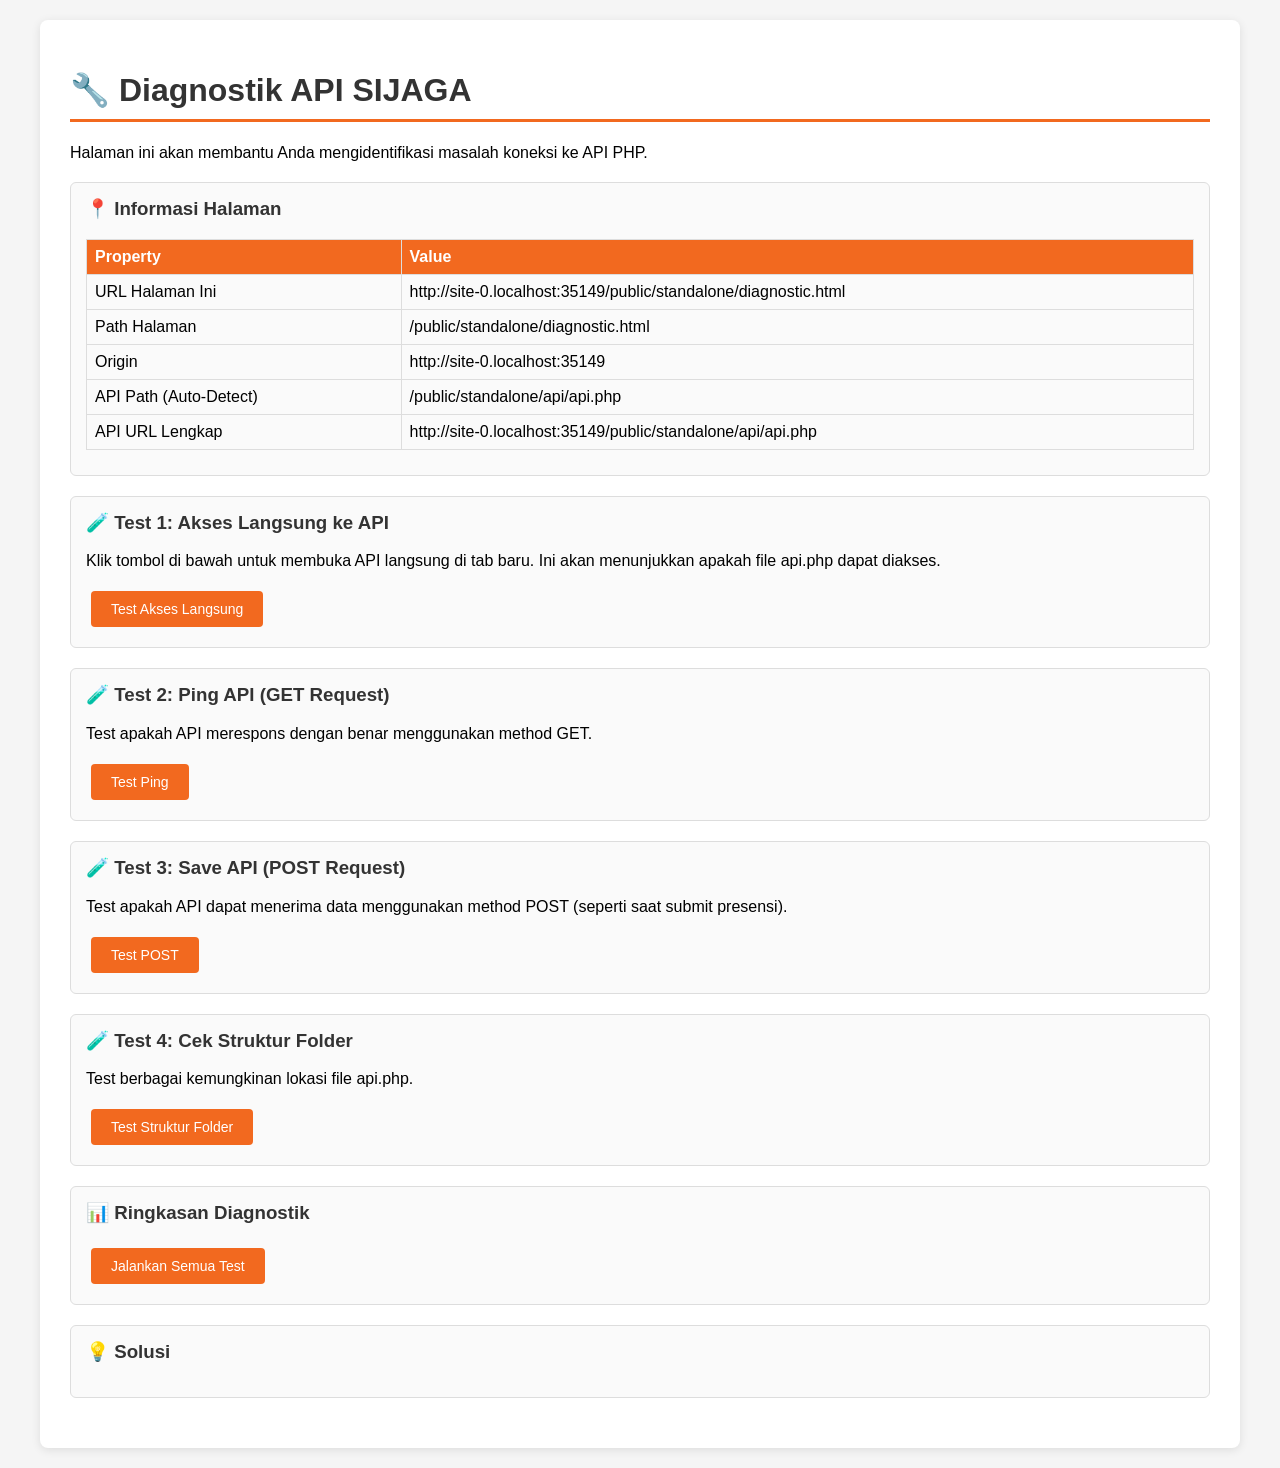
<file: public/standalone/diagnostic.html>
<!DOCTYPE html>
<html lang="id">
<head>
  <meta charset="UTF-8">
  <meta name="viewport" content="width=device-width, initial-scale=1.0">
  <title>Diagnostik API - SIJAGA</title>
<link rel="icon" type="image/svg+xml" href="data:image/svg+xml,%3Csvg xmlns='http://www.w3.org/2000/svg' viewBox='0 0 128 128'%3E%3Crect width='128' height='128' rx='28' fill='%230c2431'/%3E%3Cpath d='M64 17 103 30v31c0 25-16 43-39 52-23-9-39-27-39-52V30z' fill='%23f2691f'/%3E%3Cpath d='M64 17 103 30v31c0 25-16 43-39 52z' fill='%23e2571b'/%3E%3Cpath d='M47 21v13M81 21v13' fill='none' stroke='%23f2ede4' stroke-width='6' stroke-linecap='round'/%3E%3Ccircle cx='64' cy='66' r='23' fill='%23f2ede4'/%3E%3Cpath d='M64 52v14l10 7' fill='none' stroke='%230c2431' stroke-width='6.5' stroke-linecap='round' stroke-linejoin='round'/%3E%3C/svg%3E" />
  <style>
    body {
      font-family: 'Segoe UI', Tahoma, Geneva, Verdana, sans-serif;
      max-width: 1200px;
      margin: 0 auto;
      padding: 20px;
      background: #f5f5f5;
    }
    .container {
      background: white;
      padding: 30px;
      border-radius: 8px;
      box-shadow: 0 2px 10px rgba(0,0,0,0.1);
    }
    h1 {
      color: #333;
      border-bottom: 3px solid #f2691f;
      padding-bottom: 10px;
    }
    h2 {
      color: #555;
      margin-top: 30px;
    }
    .test-section {
      margin: 20px 0;
      padding: 15px;
      border: 1px solid #ddd;
      border-radius: 6px;
      background: #fafafa;
    }
    .test-section h3 {
      margin-top: 0;
      color: #333;
    }
    button {
      background: #f2691f;
      color: white;
      border: none;
      padding: 10px 20px;
      border-radius: 4px;
      cursor: pointer;
      font-size: 14px;
      margin: 5px;
    }
    button:hover {
      background: #d9550f;
    }
    button:disabled {
      background: #ccc;
      cursor: not-allowed;
    }
    .result {
      margin-top: 10px;
      padding: 10px;
      border-radius: 4px;
      font-family: 'Courier New', monospace;
      font-size: 12px;
      white-space: pre-wrap;
      word-break: break-all;
    }
    .success {
      background: #d4edda;
      color: #155724;
      border: 1px solid #c3e6cb;
    }
    .error {
      background: #f8d7da;
      color: #721c24;
      border: 1px solid #f5c6cb;
    }
    .info {
      background: #d1ecf1;
      color: #0c5460;
      border: 1px solid #bee5eb;
    }
    .warning {
      background: #fff3cd;
      color: #856404;
      border: 1px solid #ffeaa7;
    }
    table {
      width: 100%;
      border-collapse: collapse;
      margin: 10px 0;
    }
    th, td {
      padding: 8px;
      text-align: left;
      border: 1px solid #ddd;
    }
    th {
      background: #f2691f;
      color: white;
    }
    .status-icon {
      display: inline-block;
      width: 20px;
      height: 20px;
      border-radius: 50%;
      margin-right: 10px;
    }
    .status-ok {
      background: #28a745;
    }
    .status-error {
      background: #dc3545;
    }
    .status-warning {
      background: #ffc107;
    }
  </style>
</head>
<body>
  <div class="container">
    <h1>🔧 Diagnostik API SIJAGA</h1>
    <p>Halaman ini akan membantu Anda mengidentifikasi masalah koneksi ke API PHP.</p>
    
    <div class="test-section">
      <h3>📍 Informasi Halaman</h3>
      <table>
        <tr>
          <th>Property</th>
          <th>Value</th>
        </tr>
        <tr>
          <td>URL Halaman Ini</td>
          <td id="pageUrl"></td>
        </tr>
        <tr>
          <td>Path Halaman</td>
          <td id="pagePath"></td>
        </tr>
        <tr>
          <td>Origin</td>
          <td id="pageOrigin"></td>
        </tr>
        <tr>
          <td>API Path (Auto-Detect)</td>
          <td id="apiPath"></td>
        </tr>
        <tr>
          <td>API URL Lengkap</td>
          <td id="apiUrl"></td>
        </tr>
      </table>
    </div>

    <div class="test-section">
      <h3>🧪 Test 1: Akses Langsung ke API</h3>
      <p>Klik tombol di bawah untuk membuka API langsung di tab baru. Ini akan menunjukkan apakah file api.php dapat diakses.</p>
      <button onclick="testDirectAccess()">Test Akses Langsung</button>
      <div id="directResult"></div>
    </div>

    <div class="test-section">
      <h3>🧪 Test 2: Ping API (GET Request)</h3>
      <p>Test apakah API merespons dengan benar menggunakan method GET.</p>
      <button onclick="testPing()">Test Ping</button>
      <div id="pingResult"></div>
    </div>

    <div class="test-section">
      <h3>🧪 Test 3: Save API (POST Request)</h3>
      <p>Test apakah API dapat menerima data menggunakan method POST (seperti saat submit presensi).</p>
      <button onclick="testPost()">Test POST</button>
      <div id="postResult"></div>
    </div>

    <div class="test-section">
      <h3>🧪 Test 4: Cek Struktur Folder</h3>
      <p>Test berbagai kemungkinan lokasi file api.php.</p>
      <button onclick="testFolderStructure()">Test Struktur Folder</button>
      <div id="folderResult"></div>
    </div>

    <div class="test-section">
      <h3>📊 Ringkasan Diagnostik</h3>
      <button onclick="runAllTests()">Jalankan Semua Test</button>
      <div id="summary"></div>
    </div>

    <div class="test-section">
      <h3>💡 Solusi</h3>
      <div id="solutions"></div>
    </div>
  </div>

  <script>
    // Auto-detect API path
    function getApiPath() {
      const path = window.location.pathname;
      const basePath = path.substring(0, path.lastIndexOf('/') + 1);
      return basePath + 'api/api.php';
    }

    const API = getApiPath();
    const API_KEY = "sijaga-konawe-2024";

    // Display page info
    document.getElementById('pageUrl').textContent = window.location.href;
    document.getElementById('pagePath').textContent = window.location.pathname;
    document.getElementById('pageOrigin').textContent = window.location.origin;
    document.getElementById('apiPath').textContent = API;
    document.getElementById('apiUrl').textContent = window.location.origin + API;

    // Test 1: Direct Access
    function testDirectAccess() {
      const resultDiv = document.getElementById('directResult');
      resultDiv.innerHTML = '<div class="info">Membuka API di tab baru...</div>';
      
      const apiUrl = window.location.origin + API + '?action=ping';
      window.open(apiUrl, '_blank');
      
      resultDiv.innerHTML = `
        <div class="info">
          <strong>URL yang dibuka:</strong><br>
          ${apiUrl}<br><br>
          <strong>Instruksi:</strong><br>
          1. Lihat tab baru yang terbuka<br>
          2. Jika muncul JSON dengan "ok": true → API berfungsi normal<br>
          3. Jika muncul HTML 404 → File api.php tidak ada di lokasi tersebut<br>
          4. Jika muncul error PHP → Ada masalah di kode PHP
        </div>
      `;
    }

    // Test 2: Ping
    async function testPing() {
      const resultDiv = document.getElementById('pingResult');
      resultDiv.innerHTML = '<div class="info">Testing...</div>';
      
      try {
        const response = await fetch(API + '?action=ping', {
          method: 'GET',
          headers: {
            'X-Sijaga-Key': API_KEY
          }
        });
        
        const responseText = await response.text();
        
        // Check if HTML
        if (responseText.trim().startsWith('<!DOCTYPE') || responseText.trim().startsWith('<html')) {
          resultDiv.innerHTML = `
            <div class="error">
              <strong>❌ ERROR: Server mengembalikan HTML, bukan JSON</strong><br><br>
              <strong>HTTP Status:</strong> ${response.status}<br>
              <strong>Content-Type:</strong> ${response.headers.get('content-type')}<br><br>
              <strong>Response (200 karakter pertama):</strong><br>
              ${responseText.substring(0, 200)}...<br><br>
              <strong>Kesimpulan:</strong> File api.php tidak ada atau server mengembalikan error page.
            </div>
          `;
          return;
        }
        
        const data = JSON.parse(responseText);
        
        if (data.ok) {
          resultDiv.innerHTML = `
            <div class="success">
              <strong>✅ SUCCESS: API berfungsi normal</strong><br><br>
              <strong>HTTP Status:</strong> ${response.status}<br>
              <strong>Response:</strong><br>
              ${JSON.stringify(data, null, 2)}
            </div>
          `;
        } else {
          resultDiv.innerHTML = `
            <div class="error">
              <strong>❌ ERROR: API mengembalikan error</strong><br><br>
              <strong>HTTP Status:</strong> ${response.status}<br>
              <strong>Error:</strong> ${data.error || 'Unknown error'}
            </div>
          `;
        }
      } catch (e) {
        resultDiv.innerHTML = `
          <div class="error">
            <strong>❌ ERROR: ${e.message}</strong><br><br>
            Kemungkinan penyebab:<br>
            1. File api.php tidak ada<br>
            2. Server tidak dapat diakses<br>
            3. Ada masalah CORS
          </div>
        `;
      }
    }

    // Test 3: POST
    async function testPost() {
      const resultDiv = document.getElementById('postResult');
      resultDiv.innerHTML = '<div class="info">Testing...</div>';
      
      try {
        const testData = [{
          id: 'test_' + Date.now(),
          date: new Date().toISOString().split('T')[0],
          shift: 1,
          petugasId: 'test_petugas',
          nama: 'Test User',
          masuk: new Date().toISOString(),
          keluar: null,
          fotoMasuk: null,
          fotoKeluar: null
        }];
        
        const response = await fetch(API + '?action=save&table=records', {
          method: 'POST',
          headers: {
            'Content-Type': 'application/json',
            'X-Sijaga-Key': API_KEY
          },
          body: JSON.stringify(testData)
        });
        
        const responseText = await response.text();
        
        // Check if HTML
        if (responseText.trim().startsWith('<!DOCTYPE') || responseText.trim().startsWith('<html')) {
          resultDiv.innerHTML = `
            <div class="error">
              <strong>❌ ERROR: Server mengembalikan HTML, bukan JSON</strong><br><br>
              <strong>HTTP Status:</strong> ${response.status}<br>
              <strong>Content-Type:</strong> ${response.headers.get('content-type')}<br><br>
              <strong>Response (200 karakter pertama):</strong><br>
              ${responseText.substring(0, 200)}...<br><br>
              <strong>Kesimpulan:</strong> File api.php tidak ada atau server mengembalikan error page.
            </div>
          `;
          return;
        }
        
        const data = JSON.parse(responseText);
        
        if (data.ok) {
          resultDiv.innerHTML = `
            <div class="success">
              <strong>✅ SUCCESS: POST request berhasil</strong><br><br>
              <strong>HTTP Status:</strong> ${response.status}<br>
              <strong>Response:</strong><br>
              ${JSON.stringify(data, null, 2)}<br><br>
              <strong>Catatan:</strong> Data test telah disimpan ke database. Anda bisa menghapusnya nanti.
            </div>
          `;
        } else {
          resultDiv.innerHTML = `
            <div class="error">
              <strong>❌ ERROR: POST request gagal</strong><br><br>
              <strong>HTTP Status:</strong> ${response.status}<br>
              <strong>Error:</strong> ${data.error || 'Unknown error'}
            </div>
          `;
        }
      } catch (e) {
        resultDiv.innerHTML = `
          <div class="error">
            <strong>❌ ERROR: ${e.message}</strong><br><br>
            Kemungkinan penyebab:<br>
            1. File api.php tidak ada<br>
            2. Server tidak dapat diakses<br>
            3. Ada masalah CORS<br>
            4. API key tidak valid
          </div>
        `;
      }
    }

    // Test 4: Folder Structure
    async function testFolderStructure() {
      const resultDiv = document.getElementById('folderResult');
      resultDiv.innerHTML = '<div class="info">Testing berbagai lokasi...</div>';
      
      const locations = [
        { path: 'api/api.php', desc: 'Relative path dari halaman ini' },
        { path: '/api/api.php', desc: 'Absolute path dari root domain' },
        { path: '/standalone/api/api.php', desc: 'Jika aplikasi di folder /standalone/' },
        { path: window.location.pathname.substring(0, window.location.pathname.lastIndexOf('/')) + '/api/api.php', desc: 'Path dinamis berdasarkan lokasi halaman' }
      ];
      
      let html = '<table><tr><th>Status</th><th>Path</th><th>Deskripsi</th><th>HTTP Status</th></tr>';
      
      for (const loc of locations) {
        try {
          const fullUrl = window.location.origin + loc.path;
          const response = await fetch(fullUrl + '?action=ping', { method: 'GET' });
          const responseText = await response.text();
          
          let status = '❌';
          let statusClass = 'error';
          
          if (responseText.trim().startsWith('{')) {
            try {
              const data = JSON.parse(responseText);
              if (data.ok) {
                status = '✅';
                statusClass = 'success';
              }
            } catch (e) {
              // Not valid JSON
            }
          }
          
          html += `<tr>
            <td>${status}</td>
            <td><code>${loc.path}</code></td>
            <td>${loc.desc}</td>
            <td>${response.status}</td>
          </tr>`;
        } catch (e) {
          html += `<tr>
            <td>❌</td>
            <td><code>${loc.path}</code></td>
            <td>${loc.desc}</td>
            <td>Error: ${e.message}</td>
          </tr>`;
        }
      }
      
      html += '</table>';
      resultDiv.innerHTML = html;
    }

    // Run all tests
    async function runAllTests() {
      const summaryDiv = document.getElementById('summary');
      summaryDiv.innerHTML = '<div class="info">Menjalankan semua test...</div>';
      
      await testPing();
      await testPost();
      await testFolderStructure();
      
      summaryDiv.innerHTML = `
        <div class="info">
          <strong>✅ Semua test telah dijalankan</strong><br><br>
          Lihat hasil di setiap section di atas.<br><br>
          <strong>Langkah selanjutnya:</strong><br>
          1. Jika Test 1 (Direct Access) menunjukkan 404 → File api.php tidak ada<br>
          2. Jika Test 2 (Ping) berhasil tapi Test 3 (POST) gagal → Masalah di kode PHP<br>
          3. Jika Test 4 menunjukkan path yang benar → Update util.js dengan path tersebut
        </div>
      `;
      
      // Generate solutions
      generateSolutions();
    }

    // Generate solutions based on test results
    function generateSolutions() {
      const solutionsDiv = document.getElementById('solutions');
      
      solutionsDiv.innerHTML = `
        <div class="warning">
          <strong>⚠️ Kemungkinan Solusi:</strong><br><br>
          
          <strong>1. File api.php tidak ada di lokasi yang benar</strong><br>
          Solusi: Upload file api.php ke folder yang sesuai<br>
          <code>
            ${window.location.origin}${API}
          </code><br><br>
          
          <strong>2. Struktur folder berbeda</strong><br>
          Solusi: Edit file <code>js/util.js</code> dan ubah fungsi <code>getApiPath()</code>:<br>
          <pre style="background: #f8f9fa; padding: 10px; border-radius: 4px;">
function getApiPath() {
  // Ganti dengan path yang sesuai
  return '/path/ke/api/api.php';
}
          </pre><br>
          
          <strong>3. Server LiteSpeed mengembalikan HTML 404 dengan status 200</strong><br>
          Solusi: Periksa konfigurasi .htaccess atau hubungi admin server<br><br>
          
          <strong>4. Permission file salah</strong><br>
          Solusi: Set permission file api.php ke 644:<br>
          <code>chmod 644 api/api.php</code><br><br>
          
          <strong>5. PHP error di server</strong><br>
          Solusi: Periksa error log PHP di server:<br>
          <code>tail -f /var/log/php_errors.log</code>
        </div>
      `;
    }
  </script>
</body>
</html>
</file>
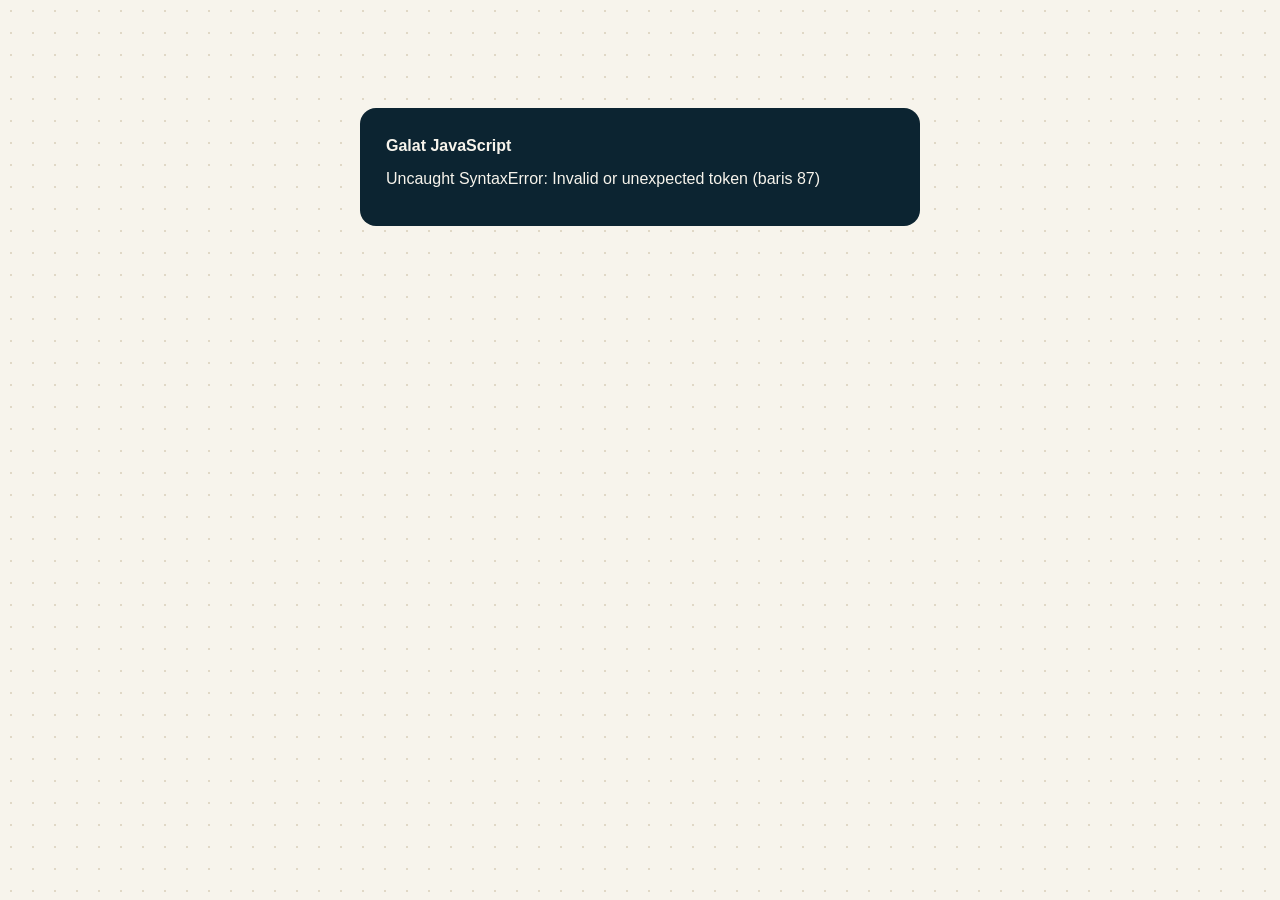
<file: public/standalone/panduan.html>
<!DOCTYPE html>
<html lang="id">
<head>
<meta charset="UTF-8" />
<meta name="viewport" content="width=device-width, initial-scale=1.0" />
<title>Panduan Instalasi · SIJAGA</title>
<link rel="icon" type="image/svg+xml" href="data:image/svg+xml,%3Csvg xmlns='http://www.w3.org/2000/svg' viewBox='0 0 128 128'%3E%3Crect width='128' height='128' rx='28' fill='%230c2431'/%3E%3Cpath d='M64 17 103 30v31c0 25-16 43-39 52-23-9-39-27-39-52V30z' fill='%23f2691f'/%3E%3Cpath d='M64 17 103 30v31c0 25-16 43-39 52z' fill='%23e2571b'/%3E%3Cpath d='M47 21v13M81 21v13' fill='none' stroke='%23f2ede4' stroke-width='6' stroke-linecap='round'/%3E%3Ccircle cx='64' cy='66' r='23' fill='%23f2ede4'/%3E%3Cpath d='M64 52v14l10 7' fill='none' stroke='%230c2431' stroke-width='6.5' stroke-linecap='round' stroke-linejoin='round'/%3E%3C/svg%3E" />
<link rel="preconnect" href="https://fonts.googleapis.com" />
<link rel="preconnect" href="https://fonts.gstatic.com" crossorigin />
<link href="https://fonts.googleapis.com/css2?family=Bricolage+Grotesque:opsz,wght@12..96,400..800&family=Plus+Jakarta+Sans:wght@400;500;600;700;800&display=swap" rel="stylesheet" />
<link rel="stylesheet" href="css/gaya.css" />
</head>
<body class="bg-paper">
<script>
  window.onerror = function (msg, src, line) {
    var t = document.getElementById("app");
    if (t) t.innerHTML = '<div style="max-width:560px;margin:12vh auto;padding:26px;background:#0c2431;color:#f7f4ec;border-radius:16px;font-family:sans-serif"><b>Galat JavaScript</b><p style="margin:8px 0">' + msg + ' (baris ' + line + ')</p></div>';
  };
</script>
<div id="app"></div>

<script src="js/util.js?v=2.1.0"></script>
<script>
  const LANGKAH = [
    ["Pasang XAMPP", "Unduh dari apachefriends.org, instal, lalu jalankan modul <b>Apache</b> dan <b>MySQL</b> dari XAMPP Control Panel."],
    ["Salin folder aplikasi", "Salin seluruh folder <b>standalone</b> ke <b>C:\\xampp\\htdocs\\sijaga</b> (nama folder bebas)."],
    ["Impor database", "Buka <b>http://localhost/phpmyadmin</b> → tab <b>Import</b> → pilih berkas <b>database/sijaga.sql</b> → Go."],
    ["Sesuaikan config (bila perlu)", "Buka <b>api/config.php</b>. Nilai bawaan (root, tanpa sandi) sudah cocok untuk XAMPP standar."],
    ["Uji koneksi", "Buka <b>http://localhost/sijaga/api/api.php?action=ping</b> — harus tampil <b>\"ok\":true</b>. Bisa juga lewat tombol uji di bawah."],
    ["Buka aplikasi", "Buka <b>http://localhost/sijaga/</b> — badge berubah menjadi <b>MySQL Aktif</b>. Masuk admin: <b>admin / bpskonawe</b>."],
  ];

  const ENDPOINT = [
    ["ping", "GET", "Cek hidup API + versi MySQL"],
    ["bootstrap", "GET", "Seluruh data (petugas, presensi, jadwal, akun, sesi)"],
    ["sig", "GET", "Sidik jari perubahan — dipoll tiap ±3,5 detik untuk sinkronisasi"],
    ["save?table=…", "POST", "Simpan baris (butuh header X-Sijaga-Key)"],
    ["delete?table=…&id=…", "POST", "Hapus baris; id presensi boleh banyak (dipisah koma)"],
    ["clear?table=…", "POST", "Kosongkan tabel (bukan akun)"],
  ];

  function render() {
    el("#app").innerHTML =
      '<header class="topbar"><div class="wrap">' +
        '<a class="brandmark" href="index.html"><img class="mk-logo" src="img/logo-sijaga.svg" alt="Logo SIJAGA" width="40" height="40" style="display:block;border-radius:9px;flex:none">' +
        '<span><b>SIJAGA</b><small>Panduan Instalasi</small></span></a>' +
        '<div class="grow"></div><span id="modeBadge" class="hide-sm"></span>' +
      '</div></header>' +

      '<main class="wrap" style="padding-top:34px;padding-bottom:60px;max-width:880px">' +
        '<span class="eyebrow">Untuk Tim IT Kantor</span>' +
        '<h1 class="display" style="font-size:clamp(2rem,4.5vw,2.9rem);margin-top:12px">Pasang dalam ±10 menit,<br><span style="color:var(--brand-600)">tanpa npm, tanpa Node.js.</span></h1>' +
        '<p class="muted mt-1" style="max-width:62ch">Aplikasi ini murni <b>HTML + CSS + JavaScript + PHP + MySQL</b>. Yang dibutuhkan hanya XAMPP (atau Apache+PHP+MySQL apa pun) dan sebuah browser.</p>' +

        '<div class="card pad rise mt-3">' +
          '<span class="eyebrow">Arsitektur</span>' +
          '<svg viewBox="0 0 720 130" style="width:100%;margin-top:14px" role="img" aria-label="Diagram arsitektur">' +
            '<g font-family="Plus Jakarta Sans" font-size="13" font-weight="700">' +
              '<rect x="10" y="35" width="170" height="60" rx="14" fill="#0c2431"/><text x="95" y="62" fill="#f7f4ec" text-anchor="middle">HP Petugas</text><text x="95" y="80" fill="#c3bba6" text-anchor="middle" font-size="11">presensi.html</text>' +
              '<rect x="275" y="35" width="170" height="60" rx="14" fill="#f2691f"/><text x="360" y="62" fill="#1d1206" text-anchor="middle">api.php</text><text x="360" y="80" fill="#4a2408" text-anchor="middle" font-size="11">PHP · satu berkas</text>' +
              '<rect x="540" y="35" width="170" height="60" rx="14" fill="#17857b"/><text x="625" y="62" fill="#f7f4ec" text-anchor="middle">MySQL</text><text x="625" y="80" fill="#cfe8e2" text-anchor="middle" font-size="11">database sijaga</text>' +
              '<path class="flowline" d="M180 65 H275" stroke="#f2691f" stroke-width="3" stroke-dasharray="7 6" fill="none"/>' +
              '<path class="flowline" d="M445 65 H540" stroke="#17857b" stroke-width="3" stroke-dasharray="7 6" fill="none"/>' +
              '<text x="95" y="120" fill="#4a7891" text-anchor="middle" font-size="11">PC Loket (loket.html) & Admin (admin.html) juga lewat api.php</text>' +
            '</g>' +
          '</svg>' +
        '</div>' +

        '<div class="card pad rise mt-2">' +
          '<span class="eyebrow">Langkah Instalasi</span>' +
          '<div class="mt-1" style="display:flex;flex-direction:column;gap:14px">' +
            LANGKAH.map((l, i) => '<div class="row" style="align-items:flex-start;gap:14px"><span class="ini lg" style="flex:none">' + (i + 1) + '</span><div><b>' + l[0] + '</b><p class="small muted" style="margin:4px 0 0">' + l[1] + '</p></div></div>').join("") +
          '</div>' +
        '</div>' +

        '<div class="grid-2 mt-2">' +
          '<div class="card pad rise">' +
            '<span class="eyebrow">Uji Koneksi Langsung</span>' +
            '<div class="row mt-1" style="gap:8px;flex-wrap:wrap">' +
              '<button class="btn primary sm" id="ujiPing">Uji Ping</button>' +
              '<button class="btn light sm" id="ujiBoot">Uji Bootstrap</button>' +
            '</div>' +
            '<div class="kotak-uji tnum mt-1" id="hasilUji">Hasil uji tampil di sini…</div>' +
          '</div>' +
          '<div class="card pad rise">' +
            '<span class="eyebrow">Isi Folder</span>' +
            '<pre class="kode mt-1">sijaga/
├─ index.html      beranda / hub
├─ loket.html      layar PC front office (daftar petugas)
├─ presensi.html   presensi via HP petugas
├─ admin.html      rekap & pengaturan
├─ panduan.html    halaman ini
├─ css/gaya.css
├─ js/util.js
├─ api/
│  ├─ api.php      seluruh endpoint
│  ├─ config.php   kredensial MySQL & kunci
│  └─ uploads/     foto atribut tersimpan
└─ database/
   └─ sijaga.sql  skema MySQL</pre>' +
          '</div>' +
        '</div>' +

        '<div class="card pad rise mt-2">' +
          '<span class="eyebrow">Akses dari HP Petugas (satu jaringan)</span>' +
          '<p class="small muted mt-1">Agar HP dapat membuka aplikasi lewat Wi-Fi kantor:</p>' +
          '<ol class="small" style="padding-left:20px;margin:8px 0 0;line-height:1.9">' +
            '<li>Cek IP komputer XAMPP: buka CMD, ketik <b>ipconfig</b> (mis. <b>192.168.1.10</b>).</li>' +
            '<li>Izinkan Apache & MySQL pada Windows Firewall (akses jaringan privat).</li>' +
            '<li>Di HP yang satu Wi-Fi, buka <b>http://192.168.1.10/sijaga/</b>.</li>' +
            '<li>HP petugas buka <b>http://192.168.1.10/sijaga/presensi.html</b> — pilih nama, shift, lalu foto atribut.</li>' +
          '</ol>' +
          '<p class="small muted mt-1" style="margin-bottom:0"><b>Catatan:</b> Petugas cukup buka <b>presensi.html</b> di HP, pilih nama & shift, lalu foto atribut. Shift terdeteksi otomatis dari jam (sebelum 12.00 = Shift 1, setelahnya = Shift 2).</p>' +
        '</div>' +

        '<div class="card pad rise mt-2">' +
          '<span class="eyebrow">Endpoint API</span>' +
          '<div class="table-wrap mt-1" style="box-shadow:none">' +
            '<table style="min-width:560px"><thead><tr><th>Aksi</th><th>Metode</th><th>Keterangan</th></tr></thead><tbody>' +
            ENDPOINT.map((e) => '<tr><td class="tnum"><b>' + e[0] + '</b></td><td><span class="badge mist">' + e[1] + '</span></td><td class="small">' + e[2] + '</td></tr>').join("") +
            '</tbody></table>' +
          '</div>' +
        '</div>' +

        '<div class="card pad rise mt-2">' +
          '<span class="eyebrow">Pemecahan Masalah</span>' +
          '<div class="mt-1" style="display:flex;flex-direction:column;gap:12px">' +
            masalah("Badge tetap “Mode Demo” padahal XAMPP jalan", "Buka api/api.php?action=ping langsung. Bila error koneksi MySQL, perbaiki kredensial di api/config.php dan pastikan database <b>sijaga</b> sudah diimpor.") +
            masalah("Tidak bisa masuk admin", "Akun bawaan dibuat ulang otomatis bila tabel kosong. Bila tetap gagal, jalankan <b>DELETE FROM akun;</b> di phpMyAdmin lalu muat ulang halaman admin — akun <b>admin / bpskonawe</b> dibuat ulang otomatis.") +
            masalah("Halaman putih / kosong", "Versi ini menampilkan pesan galat, bukan layar kosong. Bila masih kosong, tekan Ctrl+Shift+I → tab Console, baca pesan merahnya; umumnya berkas belum tersalin lengkap.") +
            masalah("Foto atribut tidak tersimpan", "Pastikan folder <b>api/uploads/</b> dapat ditulis oleh Apache (Linux: <b>chmod -R 775 api/uploads</b>; XAMPP Windows biasanya sudah bisa).") +
            masalah("Rekap terlalu penuh", "Di tab Rekap: ekspor CSV → centang catatan lama (atau pilih semua) → <b>Hapus Terpilih</b>. Berkas foto ikut terhapus dari server.") +
          '</div>' +
        '</div>' +

        '<div class="card dark pad rise mt-2" style="background:var(--ink-900);color:var(--mist-50)">' +
          '<span class="eyebrow on-dark">Alur Harian</span>' +
          '<p class="small mt-1" style="color:var(--mist-300);margin-bottom:0">Pagi: buka <b>loket.html</b> di PC front office → petugas shift pagi buka <b>presensi.html</b> di HP & berfoto atribut → feed muncul seketika. Siang: shift otomatis berganti ke shift 2. Sore/mingguan: admin membuka <b>admin.html</b> → cek rekap → ekspor CSV untuk laporan.</p>' +
        '</div>' +
      '</main>' +

      '<footer style="border-top:1px solid var(--mist-200);padding:18px 0;background:#fff">' +
        '<div class="wrap small muted">SIJAGA — Sistem Informasi Jadwal Petugas Pelayanan · Badan Pusat Statistik Kabupaten Konawe · murni HTML + PHP + MySQL</div>' +
      '</footer>';

    el("#modeBadge").innerHTML = modeBadgeHtml();

    el("#ujiPing").onclick = async () => {
      el("#hasilUji").textContent = "Menguji ping…";
      try {
        const j = await http("ping");
        el("#hasilUji").innerHTML = j.ok
          ? '<span style="color:#5fd3c3">✓ API hidup</span> · database <b>' + esc(j.db) + '</b> · MySQL ' + esc(j.version)
          : '<span style="color:#ff8a4d">✗ ' + esc(j.error) + '</span>';
      } catch (e) { el("#hasilUji").innerHTML = '<span style="color:#ff8a4d">✗ api.php tidak terjangkau — pastikan dijalankan lewat XAMPP (http://localhost/…), bukan dibuka sebagai berkas.</span>'; }
    };
    el("#ujiBoot").onclick = async () => {
      el("#hasilUji").textContent = "Menguji bootstrap…";
      try {
        const j = await http("bootstrap");
        el("#hasilUji").innerHTML = j.ok
          ? '<span style="color:#5fd3c3">✓ Data terbaca</span> · ' + j.petugas.length + ' petugas · ' + j.records.length + ' presensi · ' + j.jadwal.length + ' jadwal · ' + j.accounts.length + ' akun'
          : '<span style="color:#ff8a4d">✗ ' + esc(j.error) + '</span>';
      } catch (e) { el("#hasilUji").innerHTML = '<span style="color:#ff8a4d">✗ api.php tidak terjangkau.</span>'; }
    };
  }

  function masalah(judul, isi) {
    return '<div style="border-left:3px solid var(--brand-500);padding:2px 0 2px 14px"><b class="small">' + judul + '</b><p class="small muted" style="margin:4px 0 0">' + isi + '</p></div>';
  }

  (async () => {
    try {
      await init();
      render();
    } catch (err) {
      console.error(err);
      el("#app").innerHTML = '<div style="max-width:520px;margin:14vh auto;padding:26px;background:#0c2431;color:#f7f4ec;border-radius:16px;font-family:sans-serif"><b>Gagal memuat panduan</b><p>' + String((err && err.message) || err) + '</p></div>';
    }
  })();
</script>
</body>
</html>
</file>
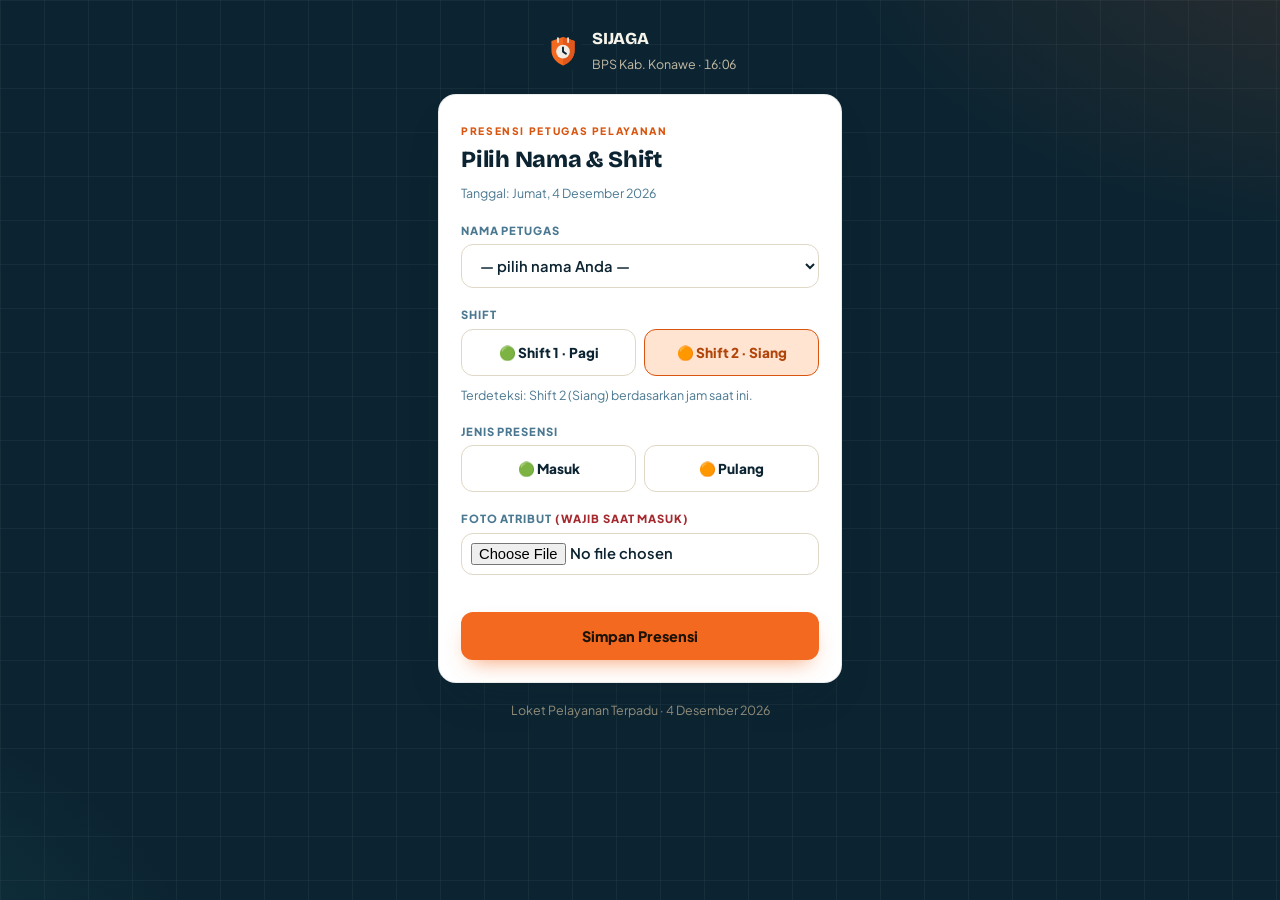
<file: public/standalone/presensi.html>
<!DOCTYPE html>
<html lang="id">
<head>
<meta charset="UTF-8" />
<meta name="viewport" content="width=device-width, initial-scale=1.0, viewport-fit=cover" />
<title>Presensi Petugas · SIJAGA</title>
<link rel="icon" type="image/svg+xml" href="data:image/svg+xml,%3Csvg xmlns='http://www.w3.org/2000/svg' viewBox='0 0 128 128'%3E%3Crect width='128' height='128' rx='28' fill='%230c2431'/%3E%3Cpath d='M64 17 103 30v31c0 25-16 43-39 52-23-9-39-27-39-52V30z' fill='%23f2691f'/%3E%3Cpath d='M64 17 103 30v31c0 25-16 43-39 52z' fill='%23e2571b'/%3E%3Cpath d='M47 21v13M81 21v13' fill='none' stroke='%23f2ede4' stroke-width='6' stroke-linecap='round'/%3E%3Ccircle cx='64' cy='66' r='23' fill='%23f2ede4'/%3E%3Cpath d='M64 52v14l10 7' fill='none' stroke='%230c2431' stroke-width='6.5' stroke-linecap='round' stroke-linejoin='round'/%3E%3C/svg%3E" />
<link rel="preconnect" href="https://fonts.googleapis.com" />
<link rel="preconnect" href="https://fonts.gstatic.com" crossorigin />
<link href="https://fonts.googleapis.com/css2?family=Bricolage+Grotesque:opsz,wght@12..96,400..800&family=Plus+Jakarta+Sans:wght@400;500;600;700;800&display=swap" rel="stylesheet" />
<link rel="stylesheet" href="css/gaya.css?v=2.1.0" />
<style>
  .jenis { display: flex; gap: 8px; }
  .jenis label { flex: 1; }
  .jenis input { display: none; }
  .jenis span { display: block; text-align: center; padding: 12px 8px; border-radius: 12px; border: 1.5px solid var(--mist-200); font-weight: 800; font-size: .85rem; cursor: pointer; transition: all .15s; background: #fff; }
  .jenis input:checked + span.jm { background: var(--lagoon-100); border-color: var(--lagoon-600); color: var(--lagoon-700); }
  .jenis input:checked + span.jp { background: var(--brand-100); border-color: var(--brand-600); color: var(--brand-700); }
  
  /* Progress Bar Styles */
  .progress-container {
    margin-top: 12px;
    padding: 12px;
    background: var(--mist-50);
    border-radius: 8px;
    border: 1px solid var(--mist-200);
  }
  .progress-bar-wrapper {
    width: 100%;
    height: 24px;
    background: var(--mist-200);
    border-radius: 12px;
    overflow: hidden;
    position: relative;
  }
  .progress-bar {
    height: 100%;
    background: linear-gradient(90deg, var(--brand-500), var(--brand-600));
    border-radius: 12px;
    transition: width 0.3s ease;
    display: flex;
    align-items: center;
    justify-content: center;
    color: white;
    font-weight: 700;
    font-size: 0.75rem;
  }
  .progress-status {
    margin-top: 8px;
    font-size: 0.85rem;
    color: var(--ink-700);
    font-weight: 600;
  }
  .progress-detail {
    font-size: 0.75rem;
    color: var(--ink-500);
    margin-top: 4px;
  }
  .upload-success {
    color: var(--lagoon-700);
    font-weight: 700;
  }
  .upload-error {
    color: var(--ruby-700);
    font-weight: 700;
  }
</style>
</head>
<body class="bg-board" style="color:var(--mist-50);min-height:100vh">
<script>
  window.onerror = function (msg, src, line) {
    var t = document.getElementById("app");
    if (t) t.innerHTML = '<div style="max-width:420px;margin:12vh auto;padding:26px;background:#0c2431;color:#f7f4ec;border-radius:16px;font-family:sans-serif"><b>Galat JavaScript</b><p style="margin:8px 0">' + msg + ' (baris ' + line + ')</p></div>';
  };
</script>
<div id="app"><div style="min-height:100vh;display:flex;align-items:center;justify-content:center;color:var(--mist-300)"><span class="spin" style="font-size:1.6rem">◌</span>&nbsp; Memuat…</div></div>

<script src="js/util.js?v=2.1.0"></script>
<script>
  // Version check
  if (typeof UTIL_VERSION === 'undefined') {
    document.getElementById('app').innerHTML = `
      <div style="max-width:600px;margin:50px auto;padding:30px;background:#fff3cd;border:2px solid #ffc107;border-radius:8px;font-family:sans-serif">
        <h2 style="color:#856404;margin-top:0">⚠️ Browser Cache Lama Terdeteksi</h2>
        <p style="color:#856404">File JavaScript yang dimuat adalah versi lama.</p>
        <p style="color:#856404"><strong>Solusi:</strong></p>
        <ol style="color:#856404">
          <li>Tekan <strong>Ctrl + Shift + Delete</strong> (Windows) atau <strong>Cmd + Shift + Delete</strong> (Mac)</li>
          <li>Pilih "Cached images and files"</li>
          <li>Time range: "All time"</li>
          <li>Klik "Clear data"</li>
          <li>Refresh halaman ini dengan <strong>Ctrl + Shift + R</strong></li>
        </ol>
        <p style="color:#856404">Atau buka halaman ini di <strong>Incognito/Private mode</strong> untuk test.</p>
      </div>
    `;
  } else {
    console.log("✓ util.js version:", UTIL_VERSION);
  }
</script>
<script>
  let foto = null, hasil = null;

  function kerangka(isi) {
    const now = new Date();
    return '<div style="max-width:440px;margin:0 auto;padding:26px 18px 48px;min-height:100vh">' +
      '<div class="row" style="justify-content:center;gap:10px">' +
        '<img class="mk-logo" src="img/logo-sijaga.svg" alt="Logo SIJAGA" width="38" height="38" style="display:block;border-radius:8px;flex:none">' +
        '<span><b class="display" style="font-size:1.05rem">SIJAGA</b><br><span class="small" style="color:var(--mist-300)">BPS Kab. Konawe · <span class="tnum">' + pad(now.getHours()) + ':' + pad(now.getMinutes()) + '</span></span></span>' +
      '</div>' +
      '<div class="card pad rise mt-2" style="color:var(--ink-900)">' + isi + '</div>' +
      '<p class="small center mt-2" style="color:var(--mist-400)">Loket Pelayanan Terpadu · ' + now.toLocaleDateString("id-ID", { day: "numeric", month: "long", year: "numeric" }) + '</p>' +
    '</div>';
  }

  function renderForm() {
    const t = todayStr();
    const shiftOtomatis = shiftForTime();
    const jd = jadwalUntukTanggal(t);

    el("#app").innerHTML = kerangka(
      '<span class="eyebrow">Presensi Petugas Pelayanan</span>' +
      '<h2 class="display" style="font-size:1.45rem;margin-top:6px">Pilih Nama & Shift</h2>' +
      '<p class="small muted">Tanggal: ' + fmtDateLong(t) + '</p>' +

      '<div class="mt-2"><label class="f">Nama Petugas</label>' +
      '<select class="input" id="nama">' +
        '<option value="">— pilih nama Anda —</option>' +
        S.petugas.map((p) => '<option value="' + p.id + '">' + esc(p.nama) + '</option>').join("") +
      '</select>' +
      '<p id="jadwalHint" class="small mt-1" style="font-weight:700;color:var(--brand-700)"></p></div>' +

      '<div class="mt-2"><label class="f">Shift</label>' +
      '<div class="jenis">' +
        '<label><input type="radio" name="shift" value="1" id="s1"><span class="jm">🟢 Shift 1 · Pagi</span></label>' +
        '<label><input type="radio" name="shift" value="2" id="s2"><span class="jp">🟠 Shift 2 · Siang</span></label>' +
      '</div>' +
      '<p id="shiftHint" class="small muted mt-1"></p></div>' +

      '<div class="mt-2"><label class="f">Jenis Presensi</label>' +
      '<div class="jenis">' +
        '<label><input type="radio" name="jenis" value="masuk" id="jm"><span class="jm">🟢 Masuk</span></label>' +
        '<label><input type="radio" name="jenis" value="keluar" id="jp"><span class="jp">🟠 Pulang</span></label>' +
      '</div>' +
      '<p id="jenisHint" class="small muted mt-1"></p></div>' +

      '<div class="mt-2"><label class="f">Foto Atribut <span id="wajibFoto" style="color:var(--ruby-700)">(wajib saat masuk)</span></label>' +
      '<input type="file" accept="image/*" capture="user" class="input" id="foto" style="padding:9px">' +
      '<div id="progressContainer" class="progress-container hidden">' +
        '<div class="progress-bar-wrapper">' +
          '<div id="progressBar" class="progress-bar" style="width: 0%">0%</div>' +
        '</div>' +
        '<div id="progressStatus" class="progress-status">Mempersiapkan upload...</div>' +
        '<div id="progressDetail" class="progress-detail"></div>' +
      '</div>' +
      '<img id="pratinjau" class="shot mt-1 hidden" alt="pratinjau foto">' +
      '<div class="row mt-1 hidden" id="aksiFoto"><button class="btn light sm" id="ulangFoto">↻ Ambil Ulang</button><button class="btn light sm" id="hapusFoto">✕ Hapus</button></div></div>' +

      '<p id="pesan" class="small" style="color:var(--ruby-700);margin-top:12px;min-height:1em"></p>' +
      '<button class="btn primary block" id="kirim" style="padding:14px">Simpan Presensi</button>'
    );

    const namaSel = el("#nama");
    const shiftRadios = document.querySelectorAll('input[name="shift"]');
    const jenisRadios = document.querySelectorAll('input[name="jenis"]');

    // deteksi shift otomatis dari jam
    el("#s" + shiftOtomatis).checked = true;
    el("#shiftHint").textContent = "Terdeteksi: Shift " + shiftOtomatis + " (" + SHIFT[shiftOtomatis].nama + ") berdasarkan jam saat ini.";

    function shiftAktif() {
      for (const r of shiftRadios) if (r.checked) return Number(r.value);
      return null;
    }
    function jenisAktif() {
      for (const r of jenisRadios) if (r.checked) return r.value;
      return null;
    }

    function segarkan() {
      const pid = namaSel.value;
      const sh = shiftAktif();
      const hint = el("#jadwalHint");
      if (pid && sh) {
        const j = jd.find((x) => x.petugasId === pid && x.shift === sh);
        if (j) {
          const role = ROLE_MAP[j.urutan];
          hint.textContent = "✓ Anda dijadwalkan sebagai " + role + " di shift ini.";
        } else {
          hint.textContent = "Catatan: nama Anda tidak tercantum di jadwal shift ini.";
        }
      } else hint.textContent = "";

      // deteksi otomatis masuk/pulang
      if (pid && sh) {
        const rec = findRecord(t, sh, pid);
        if (rec && !rec.keluar) {
          el("#jp").checked = true;
          el("#jenisHint").textContent = "Terdeteksi: Anda sudah presensi masuk — lanjutkan ke presensi pulang.";
        } else if (!rec) {
          el("#jm").checked = true;
          el("#jenisHint").textContent = "Terdeteksi: Anda belum presensi masuk pada shift ini.";
        } else {
          el("#jenisHint").textContent = "Presensi shift ini sudah lengkap.";
        }
      }

      const j = jenisAktif();
      el("#wajibFoto").textContent = j === "masuk" ? "(wajib saat masuk)" : "(opsional saat pulang)";
    }

    namaSel.onchange = segarkan;
    shiftRadios.forEach((r) => r.onchange = segarkan);
    jenisRadios.forEach((r) => r.onchange = () => {
      const j = jenisAktif();
      el("#wajibFoto").textContent = j === "masuk" ? "(wajib saat masuk)" : "(opsional saat pulang)";
    });

    el("#foto").onchange = (e) => {
      const f = e.target.files && e.target.files[0];
      if (!f) return;
      
      // Tampilkan progress container
      const progressContainer = el("#progressContainer");
      const progressBar = el("#progressBar");
      const progressStatus = el("#progressStatus");
      const progressDetail = el("#progressDetail");
      
      progressContainer.classList.remove("hidden");
      progressBar.style.width = "0%";
      progressBar.textContent = "0%";
      progressStatus.textContent = "Mempersiapkan foto...";
      progressStatus.className = "progress-status";
      progressDetail.textContent = "Ukuran file: " + (f.size / 1024).toFixed(1) + " KB";
      
      // Simulasi progress saat kompresi foto
      let progress = 0;
      const progressInterval = setInterval(() => {
        progress += 10;
        if (progress <= 80) {
          progressBar.style.width = progress + "%";
          progressBar.textContent = progress + "%";
          progressStatus.textContent = "Mengompresi foto...";
        }
      }, 100);
      
      kecilkanFoto(f, (data) => {
        clearInterval(progressInterval);
        
        if (data) {
          foto = data;
          progressBar.style.width = "100%";
          progressBar.textContent = "100%";
          progressStatus.textContent = "✓ Foto berhasil dikompresi";
          progressStatus.className = "progress-status upload-success";
          
          const compressedSize = Math.round(data.length * 0.75 / 1024); // estimasi ukuran setelah kompresi
          progressDetail.textContent = "Ukuran asli: " + (f.size / 1024).toFixed(1) + " KB → Kompresi: ~" + compressedSize + " KB";
          
          // Sembunyikan progress setelah 2 detik
          setTimeout(() => {
            progressContainer.classList.add("hidden");
          }, 2000);
          
          el("#pratinjau").src = data;
          el("#pratinjau").classList.remove("hidden");
          el("#aksiFoto").classList.remove("hidden");
        } else {
          progressBar.style.width = "100%";
          progressBar.textContent = "Error";
          progressStatus.textContent = "✗ Gagal mengompresi foto";
          progressStatus.className = "progress-status upload-error";
          progressDetail.textContent = "Silakan coba foto lain";
        }
      });
    };
    el("#ulangFoto").onclick = () => { el("#foto").value = ""; el("#foto").click(); };
    el("#hapusFoto").onclick = () => {
      foto = null; el("#foto").value = "";
      el("#pratinjau").classList.add("hidden"); el("#aksiFoto").classList.add("hidden");
    };

    el("#kirim").onclick = async () => {
      const pid = namaSel.value;
      const sh = shiftAktif();
      const jenis = jenisAktif();
      const pesan = el("#pesan");
      
      // Validasi dasar
      if (!pid) { pesan.textContent = "Pilih nama Anda terlebih dahulu."; return; }
      if (!sh) { pesan.textContent = "Pilih shift (Pagi atau Siang)."; return; }
      if (!jenis) { pesan.textContent = "Pilih jenis presensi (Masuk atau Pulang)."; return; }
      
      const petugas = S.petugas.find((p) => p.id === pid);
      
      // Validasi khusus untuk presensi masuk
      if (jenis === "masuk") {
        if (!foto) { 
          pesan.textContent = "Foto atribut wajib saat presensi masuk.";
          return; 
        }
        if (findRecord(t, sh, pid)) { 
          pesan.textContent = "Anda sudah memiliki catatan masuk pada shift ini.";
          return; 
        }
      } else {
        // Validasi untuk presensi pulang
        const terbuka = findOpenRecord(t, sh, pid);
        if (!terbuka) { 
          pesan.textContent = "Belum ada presensi masuk untuk dipulangkan. Pilih jenis Masuk.";
          return; 
        }
      }

      // Kunci tombol SEGERA (sebelum await apa pun) agar ketukan ganda tidak mengirim ulang
      const tombolKirim = el("#kirim");
      if (tombolKirim.disabled) return;
      tombolKirim.disabled = true;
      tombolKirim.textContent = "Menyimpan…";
      pesan.textContent = "";

      const progressContainer = el("#progressContainer");
      const progressBar = el("#progressBar");
      const progressStatus = el("#progressStatus");
      const progressDetail = el("#progressDetail");
      progressContainer.classList.remove("hidden");
      progressBar.style.width = "0%";
      progressBar.textContent = "0%";
      progressStatus.textContent = "Mengirim data presensi...";
      progressStatus.className = "progress-status";
      progressDetail.textContent = "";

      // Hanya menampilkan kemajuan — penyimpanan TIDAK boleh dipicu dari sini
      const onProgress = (progress) => {
        progressBar.style.width = progress.percent + "%";
        progressBar.textContent = progress.percent + "%";
        progressStatus.textContent = progress.status;
        progressStatus.className = "progress-status" + (progress.error ? " upload-error" : progress.success ? " upload-success" : "");
        if (progress.loaded && progress.total) {
          progressDetail.textContent = "Upload: " + (progress.loaded / 1024).toFixed(1) + " KB / " + (progress.total / 1024).toFixed(1) + " KB";
        }
        if (progress.retry) progressDetail.textContent = "Mencoba ulang... Mohon tunggu.";
      };

      // Satu kali simpan; layar berhasil baru tampil setelah server menjawab
      try {
        const r = jenis === "masuk"
          ? await checkIn(petugas, sh, foto, onProgress)
          : await checkOut(findOpenRecord(t, sh, pid), foto, onProgress);
        tampilkanHasil(r, jenis);
      } catch (e) {
        console.error("Gagal menyimpan presensi:", e);
        const ganda = e.code === "duplikat";
        progressStatus.textContent = "✗ Presensi tidak tersimpan";
        progressStatus.className = "progress-status upload-error";
        progressDetail.textContent = ganda ? "" : "Periksa koneksi Anda, lalu coba lagi.";
        pesan.textContent = String(e.message || e).split("\n")[0];
        if (ganda) { try { await init(); segarkan(); } catch (e2) { console.error(e2); } }
        tombolKirim.disabled = false;
        tombolKirim.textContent = "Coba Lagi";
      }
    };
  }

  function tampilkanHasil(r, jenis) {
    const telat = menitTerlambat(r);
    const d = new Date();
    el("#app").innerHTML = kerangka(
      '<div class="center">' +
        '<span style="display:inline-flex;width:74px;height:74px;border-radius:50%;background:var(--lagoon-100);color:var(--lagoon-700);align-items:center;justify-content:center;font-size:2rem;border:3px solid var(--lagoon-500)">✓</span>' +
        '<h2 class="display" style="font-size:1.45rem;margin-top:12px">Presensi ' + (jenis === "masuk" ? "Masuk" : "Pulang") + ' Tersimpan</h2>' +
        '<p class="muted mt-1" style="font-weight:700">' + esc(r.nama) + '</p>' +
        '<div class="row mt-2" style="justify-content:center;gap:8px;flex-wrap:wrap">' +
          '<span class="badge ' + (r.shift === 1 ? "brand" : "lagoon") + '">' + SHIFT[r.shift].label + ' · ' + SHIFT[r.shift].nama + '</span>' +
          '<span class="badge mist tnum">Masuk ' + fmtHM(r.masuk) + '</span>' +
          (r.keluar ? '<span class="badge mist tnum">Pulang ' + fmtHM(r.keluar) + '</span>' : '') +
          (r.keluar ? '<span class="badge lagoon tnum">Durasi ' + fmtDurasi(durasiMenit(r)) + '</span>' : '') +
        '</div>' +
        (jenis === "masuk" && telat > 0 ? '<p class="small mt-2" style="color:var(--ruby-700);font-weight:700">⚠ Terlambat ' + telat + ' menit dari jadwal shift.</p>' : '') +
        (r.fotoMasuk ? '<img class="shot mt-2" src="' + r.fotoMasuk + '" alt="foto atribut">' : '') +
        '<a class="btn light block mt-2" href="index.html">Selesai — Kembali</a>' +
        '<p class="small muted mt-1">Dicatat pukul <b class="tnum">' + pad(d.getHours()) + '.' + pad(d.getMinutes()) + '</b> · ' + d.toLocaleDateString("id-ID", { weekday: "long", day: "numeric", month: "long" }) + '</p>' +
      '</div>'
    );
  }

  (async () => {
    try {
      await init();
      renderForm();
      onChange(() => { /* data berubah di perangkat lain; biarkan formulir tetap */ });
    } catch (err) {
      console.error(err);
      el("#app").innerHTML = kerangka('<div class="center"><span style="font-size:2.6rem">⚠️</span><h2 class="display" style="font-size:1.35rem;margin-top:6px">Gagal Memuat</h2><p class="small muted mt-1">' + String(err && err.message || err) + '</p><a class="btn primary block mt-2" href="index.html">Kembali ke Beranda</a></div>');
    }
  })();
</script>
</body>
</html>
</file>
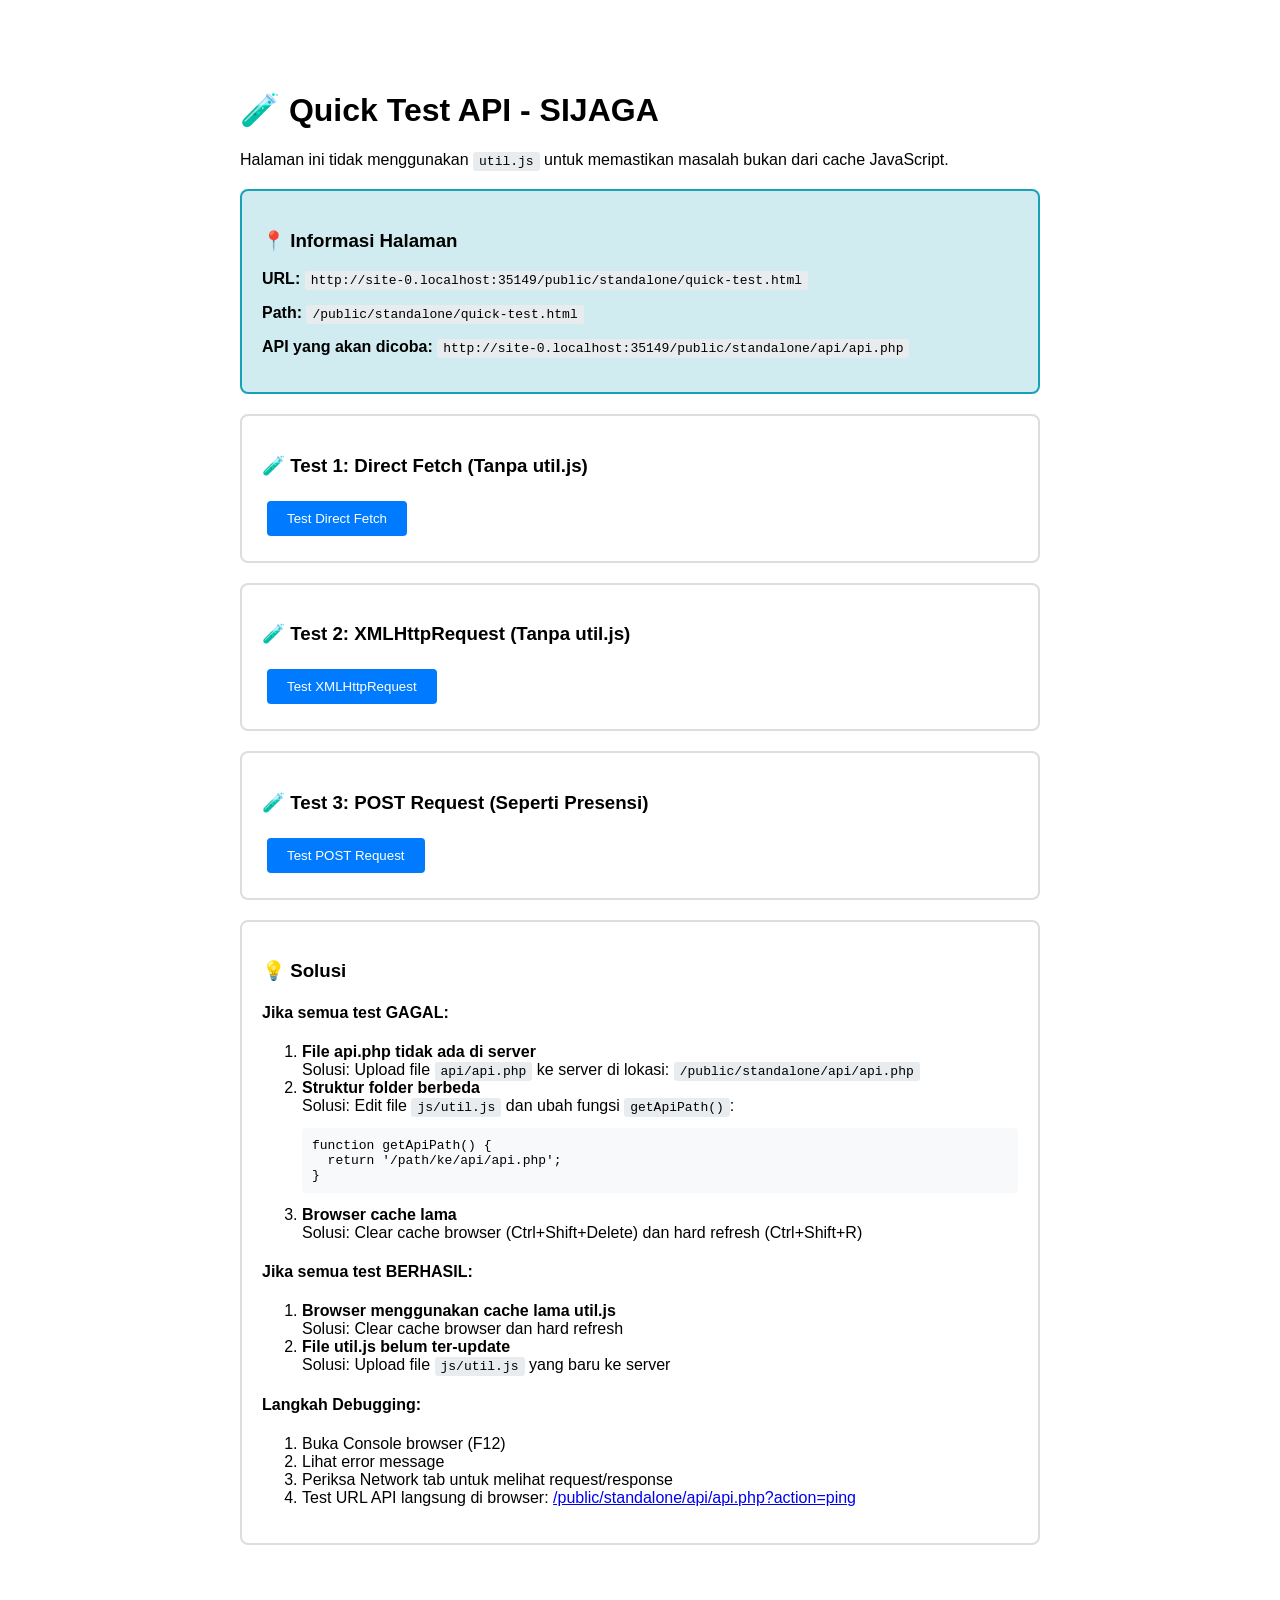
<file: public/standalone/quick-test.html>
<!DOCTYPE html>
<html lang="id">
<head>
  <meta charset="UTF-8">
  <meta name="viewport" content="width=device-width, initial-scale=1.0">
  <meta http-equiv="Cache-Control" content="no-cache, no-store, must-revalidate">
  <meta http-equiv="Pragma" content="no-cache">
  <meta http-equiv="Expires" content="0">
  <title>Quick Test API - SIJAGA</title>
<link rel="icon" type="image/svg+xml" href="data:image/svg+xml,%3Csvg xmlns='http://www.w3.org/2000/svg' viewBox='0 0 128 128'%3E%3Crect width='128' height='128' rx='28' fill='%230c2431'/%3E%3Cpath d='M64 17 103 30v31c0 25-16 43-39 52-23-9-39-27-39-52V30z' fill='%23f2691f'/%3E%3Cpath d='M64 17 103 30v31c0 25-16 43-39 52z' fill='%23e2571b'/%3E%3Cpath d='M47 21v13M81 21v13' fill='none' stroke='%23f2ede4' stroke-width='6' stroke-linecap='round'/%3E%3Ccircle cx='64' cy='66' r='23' fill='%23f2ede4'/%3E%3Cpath d='M64 52v14l10 7' fill='none' stroke='%230c2431' stroke-width='6.5' stroke-linecap='round' stroke-linejoin='round'/%3E%3C/svg%3E" />
  <style>
    body { font-family: Arial, sans-serif; max-width: 800px; margin: 50px auto; padding: 20px; }
    .box { border: 2px solid #ddd; padding: 20px; margin: 20px 0; border-radius: 8px; }
    .success { background: #d4edda; border-color: #28a745; }
    .error { background: #f8d7da; border-color: #dc3545; }
    .info { background: #d1ecf1; border-color: #17a2b8; }
    button { background: #007bff; color: white; padding: 10px 20px; border: none; border-radius: 4px; cursor: pointer; margin: 5px; }
    button:hover { background: #0056b3; }
    pre { background: #f8f9fa; padding: 10px; border-radius: 4px; overflow-x: auto; }
    code { background: #e9ecef; padding: 2px 6px; border-radius: 3px; }
  </style>
</head>
<body>
  <h1>🧪 Quick Test API - SIJAGA</h1>
  <p>Halaman ini tidak menggunakan <code>util.js</code> untuk memastikan masalah bukan dari cache JavaScript.</p>
  
  <div class="box info">
    <h3>📍 Informasi Halaman</h3>
    <p><strong>URL:</strong> <code id="url"></code></p>
    <p><strong>Path:</strong> <code id="path"></code></p>
    <p><strong>API yang akan dicoba:</strong> <code id="apiUrl"></code></p>
  </div>

  <div class="box">
    <h3>🧪 Test 1: Direct Fetch (Tanpa util.js)</h3>
    <button onclick="testDirectFetch()">Test Direct Fetch</button>
    <div id="result1"></div>
  </div>

  <div class="box">
    <h3>🧪 Test 2: XMLHttpRequest (Tanpa util.js)</h3>
    <button onclick="testXHR()">Test XMLHttpRequest</button>
    <div id="result2"></div>
  </div>

  <div class="box">
    <h3>🧪 Test 3: POST Request (Seperti Presensi)</h3>
    <button onclick="testPost()">Test POST Request</button>
    <div id="result3"></div>
  </div>

  <div class="box">
    <h3>💡 Solusi</h3>
    <div id="solutions"></div>
  </div>

  <script>
    // Detect API path
    const path = window.location.pathname;
    const basePath = path.substring(0, path.lastIndexOf('/') + 1);
    const API = basePath + 'api/api.php';
    const API_KEY = "sijaga-konawe-2024";

    // Display info
    document.getElementById('url').textContent = window.location.href;
    document.getElementById('path').textContent = path;
    document.getElementById('apiUrl').textContent = window.location.origin + API;

    // Test 1: Direct Fetch
    async function testDirectFetch() {
      const resultDiv = document.getElementById('result1');
      resultDiv.innerHTML = '<p>Testing...</p>';

      try {
        const response = await fetch(API + '?action=ping', {
          method: 'GET',
          headers: {
            'X-Sijaga-Key': API_KEY
          }
        });

        const text = await response.text();
        
        // Check if HTML
        if (text.trim().startsWith('<!DOCTYPE') || text.trim().startsWith('<html')) {
          resultDiv.className = 'box error';
          resultDiv.innerHTML = `
            <h3>❌ ERROR: Server mengembalikan HTML</h3>
            <p><strong>Status:</strong> ${response.status}</p>
            <p><strong>Content-Type:</strong> ${response.headers.get('content-type')}</p>
            <p><strong>Response (200 chars):</strong></p>
            <pre>${text.substring(0, 200)}...</pre>
            <p><strong>Kesimpulan:</strong> File api.php tidak ada di lokasi: <code>${API}</code></p>
          `;
          return;
        }

        const data = JSON.parse(text);
        
        if (data.ok) {
          resultDiv.className = 'box success';
          resultDiv.innerHTML = `
            <h3>✅ SUCCESS: API berfungsi normal</h3>
            <p><strong>Status:</strong> ${response.status}</p>
            <p><strong>Response:</strong></p>
            <pre>${JSON.stringify(data, null, 2)}</pre>
          `;
        } else {
          resultDiv.className = 'box error';
          resultDiv.innerHTML = `
            <h3>❌ ERROR: API mengembalikan error</h3>
            <p><strong>Status:</strong> ${response.status}</p>
            <p><strong>Error:</strong> ${data.error || 'Unknown'}</p>
          `;
        }
      } catch (e) {
        resultDiv.className = 'box error';
        resultDiv.innerHTML = `
          <h3>❌ ERROR: ${e.message}</h3>
          <p>Kemungkinan penyebab:</p>
          <ul>
            <li>File api.php tidak ada</li>
            <li>Server tidak dapat diakses</li>
            <li>CORS error</li>
          </ul>
        `;
      }
    }

    // Test 2: XMLHttpRequest
    function testXHR() {
      const resultDiv = document.getElementById('result2');
      resultDiv.innerHTML = '<p>Testing...</p>';

      const xhr = new XMLHttpRequest();
      xhr.open('GET', API + '?action=ping', true);
      xhr.setRequestHeader('X-Sijaga-Key', API_KEY);
      
      xhr.onload = function() {
        const text = xhr.responseText;
        
        // Check if HTML
        if (text.trim().startsWith('<!DOCTYPE') || text.trim().startsWith('<html')) {
          resultDiv.className = 'box error';
          resultDiv.innerHTML = `
            <h3>❌ ERROR: Server mengembalikan HTML</h3>
            <p><strong>Status:</strong> ${xhr.status}</p>
            <p><strong>Response (200 chars):</strong></p>
            <pre>${text.substring(0, 200)}...</pre>
            <p><strong>Kesimpulan:</strong> File api.php tidak ada di lokasi: <code>${API}</code></p>
          `;
          return;
        }

        try {
          const data = JSON.parse(text);
          
          if (data.ok) {
            resultDiv.className = 'box success';
            resultDiv.innerHTML = `
              <h3>✅ SUCCESS: API berfungsi normal</h3>
              <p><strong>Status:</strong> ${xhr.status}</p>
              <p><strong>Response:</strong></p>
              <pre>${JSON.stringify(data, null, 2)}</pre>
            `;
          } else {
            resultDiv.className = 'box error';
            resultDiv.innerHTML = `
              <h3>❌ ERROR: API mengembalikan error</h3>
              <p><strong>Status:</strong> ${xhr.status}</p>
              <p><strong>Error:</strong> ${data.error || 'Unknown'}</p>
            `;
          }
        } catch (e) {
          resultDiv.className = 'box error';
          resultDiv.innerHTML = `
            <h3>❌ ERROR: Parse JSON gagal</h3>
            <p><strong>Error:</strong> ${e.message}</p>
            <p><strong>Response:</strong></p>
            <pre>${text.substring(0, 200)}...</pre>
          `;
        }
      };
      
      xhr.onerror = function() {
        resultDiv.className = 'box error';
        resultDiv.innerHTML = `
          <h3>❌ ERROR: Network error</h3>
          <p>Tidak dapat terhubung ke server</p>
        `;
      };
      
      xhr.send();
    }

    // Test 3: POST Request
    function testPost() {
      const resultDiv = document.getElementById('result3');
      resultDiv.innerHTML = '<p>Testing...</p>';

      const testData = [{
        id: 'test_' + Date.now(),
        date: new Date().toISOString().split('T')[0],
        shift: 1,
        petugasId: 'test_petugas',
        nama: 'Test User',
        masuk: new Date().toISOString(),
        keluar: null,
        fotoMasuk: null,
        fotoKeluar: null
      }];

      const xhr = new XMLHttpRequest();
      xhr.open('POST', API + '?action=save&table=records', true);
      xhr.setRequestHeader('Content-Type', 'application/json');
      xhr.setRequestHeader('X-Sijaga-Key', API_KEY);
      
      xhr.onload = function() {
        const text = xhr.responseText;
        
        // Check if HTML
        if (text.trim().startsWith('<!DOCTYPE') || text.trim().startsWith('<html')) {
          resultDiv.className = 'box error';
          resultDiv.innerHTML = `
            <h3>❌ ERROR: Server mengembalikan HTML</h3>
            <p><strong>Status:</strong> ${xhr.status}</p>
            <p><strong>Response (200 chars):</strong></p>
            <pre>${text.substring(0, 200)}...</pre>
            <p><strong>Kesimpulan:</strong> File api.php tidak ada di lokasi: <code>${API}</code></p>
          `;
          return;
        }

        try {
          const data = JSON.parse(text);
          
          if (data.ok) {
            resultDiv.className = 'box success';
            resultDiv.innerHTML = `
              <h3>✅ SUCCESS: POST request berhasil</h3>
              <p><strong>Status:</strong> ${xhr.status}</p>
              <p><strong>Response:</strong></p>
              <pre>${JSON.stringify(data, null, 2)}</pre>
              <p><strong>Catatan:</strong> Data test telah disimpan. ID: ${testData[0].id}</p>
            `;
          } else {
            resultDiv.className = 'box error';
            resultDiv.innerHTML = `
              <h3>❌ ERROR: POST request gagal</h3>
              <p><strong>Status:</strong> ${xhr.status}</p>
              <p><strong>Error:</strong> ${data.error || 'Unknown'}</p>
            `;
          }
        } catch (e) {
          resultDiv.className = 'box error';
          resultDiv.innerHTML = `
            <h3>❌ ERROR: Parse JSON gagal</h3>
            <p><strong>Error:</strong> ${e.message}</p>
            <p><strong>Response:</strong></p>
            <pre>${text.substring(0, 200)}...</pre>
          `;
        }
      };
      
      xhr.onerror = function() {
        resultDiv.className = 'box error';
        resultDiv.innerHTML = `
          <h3>❌ ERROR: Network error</h3>
          <p>Tidak dapat terhubung ke server</p>
        `;
      };
      
      xhr.send(JSON.stringify(testData));
    }

    // Generate solutions
    function generateSolutions() {
      const solutionsDiv = document.getElementById('solutions');
      
      solutionsDiv.innerHTML = `
        <h4>Jika semua test GAGAL:</h4>
        <ol>
          <li>
            <strong>File api.php tidak ada di server</strong><br>
            Solusi: Upload file <code>api/api.php</code> ke server di lokasi: <code>${API}</code>
          </li>
          <li>
            <strong>Struktur folder berbeda</strong><br>
            Solusi: Edit file <code>js/util.js</code> dan ubah fungsi <code>getApiPath()</code>:
            <pre>function getApiPath() {
  return '/path/ke/api/api.php';
}</pre>
          </li>
          <li>
            <strong>Browser cache lama</strong><br>
            Solusi: Clear cache browser (Ctrl+Shift+Delete) dan hard refresh (Ctrl+Shift+R)
          </li>
        </ol>

        <h4>Jika semua test BERHASIL:</h4>
        <ol>
          <li>
            <strong>Browser menggunakan cache lama util.js</strong><br>
            Solusi: Clear cache browser dan hard refresh
          </li>
          <li>
            <strong>File util.js belum ter-update</strong><br>
            Solusi: Upload file <code>js/util.js</code> yang baru ke server
          </li>
        </ol>

        <h4>Langkah Debugging:</h4>
        <ol>
          <li>Buka Console browser (F12)</li>
          <li>Lihat error message</li>
          <li>Periksa Network tab untuk melihat request/response</li>
          <li>Test URL API langsung di browser: <a href="${API}?action=ping" target="_blank">${API}?action=ping</a></li>
        </ol>
      `;
    }

    generateSolutions();
  </script>
</body>
</html>
</file>
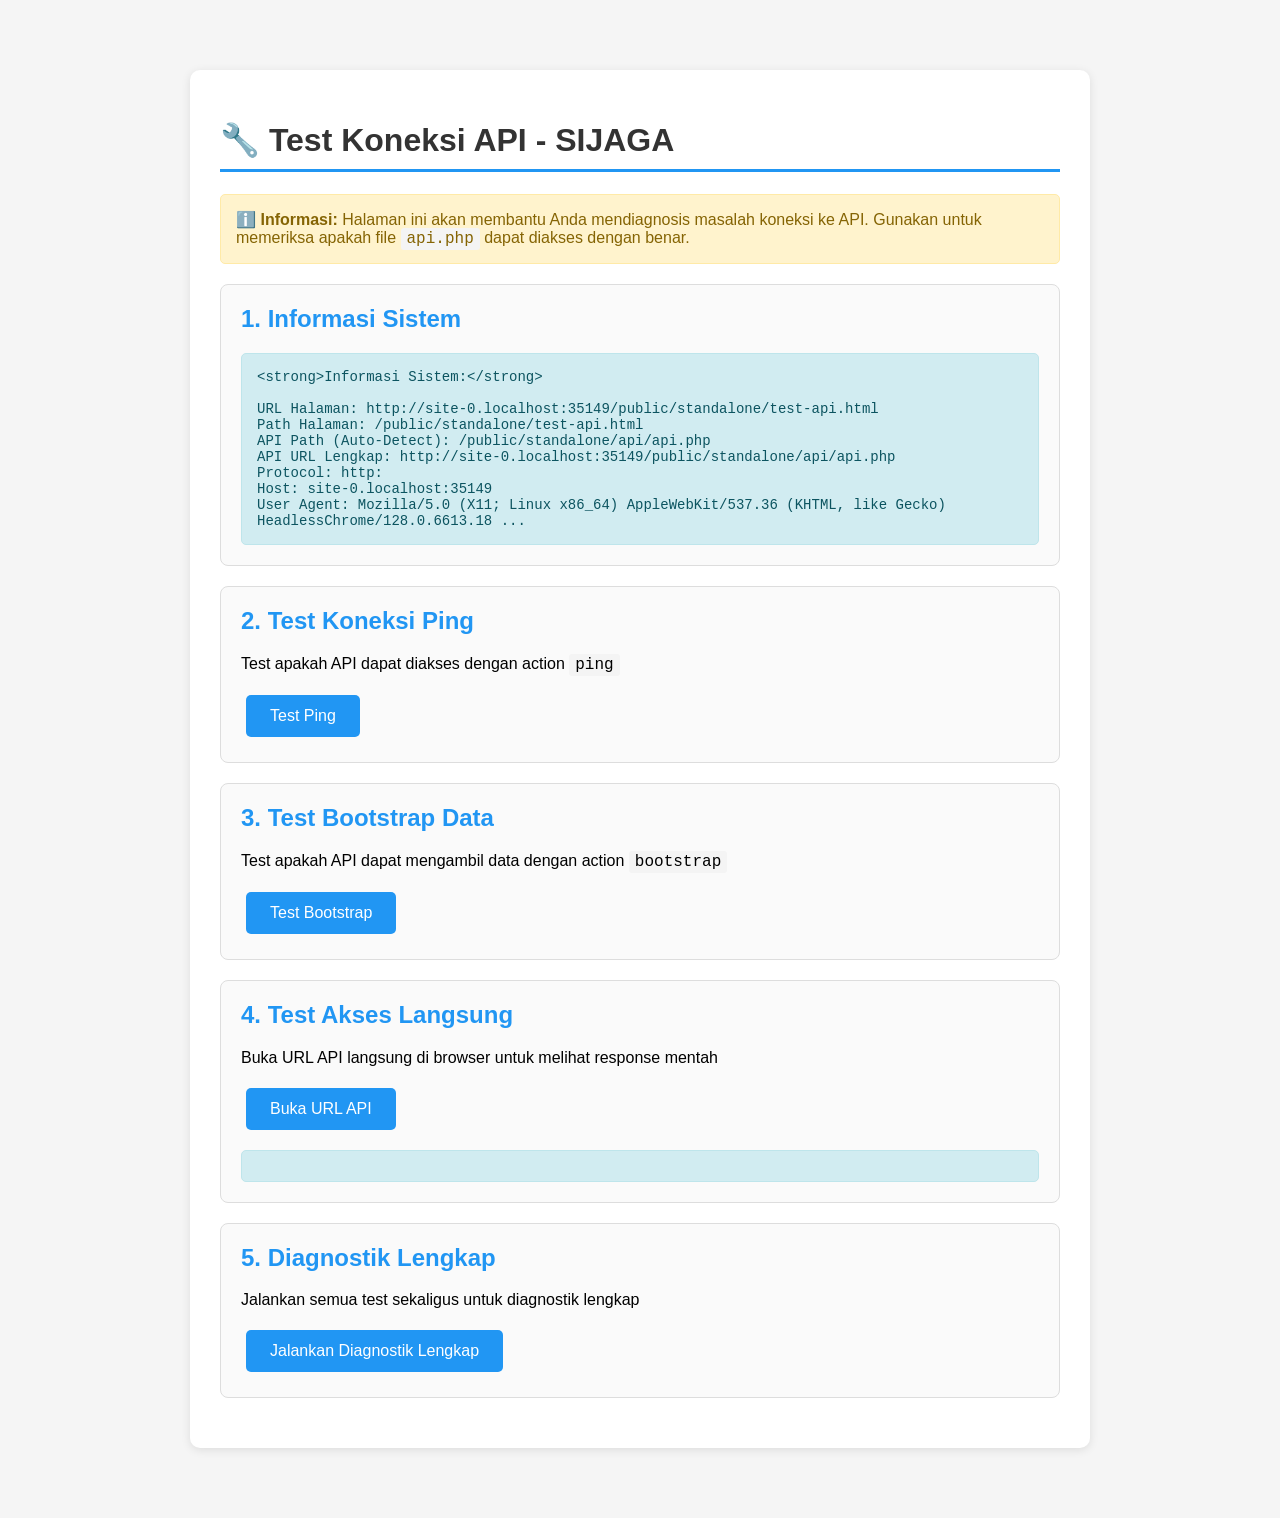
<file: public/standalone/test-api.html>
<!DOCTYPE html>
<html lang="id">
<head>
  <meta charset="UTF-8">
  <meta name="viewport" content="width=device-width, initial-scale=1.0">
  <title>Test Koneksi API - SIJAGA</title>
<link rel="icon" type="image/svg+xml" href="data:image/svg+xml,%3Csvg xmlns='http://www.w3.org/2000/svg' viewBox='0 0 128 128'%3E%3Crect width='128' height='128' rx='28' fill='%230c2431'/%3E%3Cpath d='M64 17 103 30v31c0 25-16 43-39 52-23-9-39-27-39-52V30z' fill='%23f2691f'/%3E%3Cpath d='M64 17 103 30v31c0 25-16 43-39 52z' fill='%23e2571b'/%3E%3Cpath d='M47 21v13M81 21v13' fill='none' stroke='%23f2ede4' stroke-width='6' stroke-linecap='round'/%3E%3Ccircle cx='64' cy='66' r='23' fill='%23f2ede4'/%3E%3Cpath d='M64 52v14l10 7' fill='none' stroke='%230c2431' stroke-width='6.5' stroke-linecap='round' stroke-linejoin='round'/%3E%3C/svg%3E" />
  <style>
    body {
      font-family: 'Segoe UI', Tahoma, Geneva, Verdana, sans-serif;
      max-width: 900px;
      margin: 50px auto;
      padding: 20px;
      background: #f5f5f5;
    }
    .container {
      background: white;
      padding: 30px;
      border-radius: 10px;
      box-shadow: 0 2px 10px rgba(0,0,0,0.1);
    }
    h1 {
      color: #333;
      border-bottom: 3px solid #2196F3;
      padding-bottom: 10px;
    }
    .test-section {
      margin: 20px 0;
      padding: 20px;
      border: 1px solid #ddd;
      border-radius: 8px;
      background: #fafafa;
    }
    .test-section h2 {
      margin-top: 0;
      color: #2196F3;
    }
    button {
      background: #2196F3;
      color: white;
      border: none;
      padding: 12px 24px;
      border-radius: 5px;
      cursor: pointer;
      font-size: 16px;
      margin: 5px;
    }
    button:hover {
      background: #1976D2;
    }
    button:disabled {
      background: #ccc;
      cursor: not-allowed;
    }
    .result {
      margin-top: 15px;
      padding: 15px;
      border-radius: 5px;
      font-family: 'Courier New', monospace;
      font-size: 14px;
      white-space: pre-wrap;
      word-wrap: break-word;
    }
    .result.success {
      background: #d4edda;
      color: #155724;
      border: 1px solid #c3e6cb;
    }
    .result.error {
      background: #f8d7da;
      color: #721c24;
      border: 1px solid #f5c6cb;
    }
    .result.info {
      background: #d1ecf1;
      color: #0c5460;
      border: 1px solid #bee5eb;
    }
    .info-box {
      background: #fff3cd;
      border: 1px solid #ffeaa7;
      color: #856404;
      padding: 15px;
      border-radius: 5px;
      margin: 15px 0;
    }
    .info-box strong {
      color: #856404;
    }
    code {
      background: #f4f4f4;
      padding: 2px 6px;
      border-radius: 3px;
      font-family: 'Courier New', monospace;
    }
    .status-indicator {
      display: inline-block;
      width: 12px;
      height: 12px;
      border-radius: 50%;
      margin-right: 8px;
    }
    .status-indicator.success {
      background: #28a745;
    }
    .status-indicator.error {
      background: #dc3545;
    }
    .status-indicator.pending {
      background: #ffc107;
    }
  </style>
</head>
<body>
  <div class="container">
    <h1>🔧 Test Koneksi API - SIJAGA</h1>
    
    <div class="info-box">
      <strong>ℹ️ Informasi:</strong> Halaman ini akan membantu Anda mendiagnosis masalah koneksi ke API. 
      Gunakan untuk memeriksa apakah file <code>api.php</code> dapat diakses dengan benar.
    </div>

    <div class="test-section">
      <h2>1. Informasi Sistem</h2>
      <div id="systemInfo" class="result info">Memuat informasi sistem...</div>
    </div>

    <div class="test-section">
      <h2>2. Test Koneksi Ping</h2>
      <p>Test apakah API dapat diakses dengan action <code>ping</code></p>
      <button onclick="testPing()" id="btnPing">Test Ping</button>
      <div id="pingResult"></div>
    </div>

    <div class="test-section">
      <h2>3. Test Bootstrap Data</h2>
      <p>Test apakah API dapat mengambil data dengan action <code>bootstrap</code></p>
      <button onclick="testBootstrap()" id="btnBootstrap">Test Bootstrap</button>
      <div id="bootstrapResult"></div>
    </div>

    <div class="test-section">
      <h2>4. Test Akses Langsung</h2>
      <p>Buka URL API langsung di browser untuk melihat response mentah</p>
      <button onclick="openDirectAccess()" id="btnDirect">Buka URL API</button>
      <div id="directResult" class="result info"></div>
    </div>

    <div class="test-section">
      <h2>5. Diagnostik Lengkap</h2>
      <p>Jalankan semua test sekaligus untuk diagnostik lengkap</p>
      <button onclick="runFullDiagnostic()" id="btnFull">Jalankan Diagnostik Lengkap</button>
      <div id="fullResult"></div>
    </div>
  </div>

  <script>
    // Auto-detect API path
    function getApiPath() {
      const path = window.location.pathname;
      const basePath = path.substring(0, path.lastIndexOf('/') + 1);
      return basePath + 'api/api.php';
    }

    const API = getApiPath();
    const API_KEY = "sijaga-konawe-2024";

    // Display system info
    function displaySystemInfo() {
      const info = {
        'URL Halaman': window.location.href,
        'Path Halaman': window.location.pathname,
        'API Path (Auto-Detect)': API,
        'API URL Lengkap': window.location.origin + API,
        'Protocol': window.location.protocol,
        'Host': window.location.host,
        'User Agent': navigator.userAgent.substring(0, 100) + '...'
      };

      let html = '<strong>Informasi Sistem:</strong>\n\n';
      for (const [key, value] of Object.entries(info)) {
        html += `${key}: ${value}\n`;
      }
      
      document.getElementById('systemInfo').textContent = html;
    }

    // Test ping
    async function testPing() {
      const btn = document.getElementById('btnPing');
      const resultDiv = document.getElementById('pingResult');
      
      btn.disabled = true;
      btn.textContent = 'Testing...';
      resultDiv.innerHTML = '<div class="result info"><span class="status-indicator pending"></span>Melakukan test ping...</div>';

      try {
        const url = API + '?action=ping';
        console.log('Testing URL:', url);
        
        const response = await fetch(url, {
          method: 'GET',
          headers: {
            'X-Sijaga-Key': API_KEY
          }
        });

        console.log('Response status:', response.status);
        console.log('Response headers:', response.headers);

        if (response.status === 404) {
          throw new Error('File API tidak ditemukan (404). URL: ' + url);
        }

        if (response.status === 500) {
          throw new Error('Server error (500). Periksa error log PHP.');
        }

        const contentType = response.headers.get('content-type');
        console.log('Content-Type:', contentType);

        if (!contentType || !contentType.includes('application/json')) {
          const text = await response.text();
          throw new Error('Response bukan JSON. Content-Type: ' + contentType + '\n\nResponse: ' + text.substring(0, 500));
        }

        const data = await response.json();
        console.log('Response data:', data);

        if (data.ok) {
          resultDiv.innerHTML = `
            <div class="result success">
              <span class="status-indicator success"></span><strong>✓ PING BERHASIL</strong>\n\n
              URL: ${url}\n
              Status: ${response.status} ${response.statusText}\n
              Content-Type: ${contentType}\n\n
              Response:\n${JSON.stringify(data, null, 2)}
            </div>
          `;
        } else {
          throw new Error('API mengembalikan error: ' + (data.error || 'Unknown error'));
        }
      } catch (error) {
        console.error('Ping test error:', error);
        resultDiv.innerHTML = `
          <div class="result error">
            <span class="status-indicator error"></span><strong>✗ PING GAGAL</strong>\n\n
            Error: ${error.message}\n\n
            <strong>Kemungkinan penyebab:</strong>\n
            1. File api/api.php tidak ada di server\n
            2. Struktur folder berbeda dari yang diharapkan\n
            3. Permission file salah\n
            4. Server menggunakan konfigurasi yang berbeda\n\n
            <strong>Solusi:</strong>\n
            - Pastikan folder 'api' ada di lokasi yang sama dengan file HTML\n
            - Periksa apakah file api.php ada di folder api/\n
            - Cek permission file (644 untuk file, 755 untuk folder)\n
            - Lihat console browser (F12) untuk detail error
          </div>
        `;
      } finally {
        btn.disabled = false;
        btn.textContent = 'Test Ping';
      }
    }

    // Test bootstrap
    async function testBootstrap() {
      const btn = document.getElementById('btnBootstrap');
      const resultDiv = document.getElementById('bootstrapResult');
      
      btn.disabled = true;
      btn.textContent = 'Testing...';
      resultDiv.innerHTML = '<div class="result info"><span class="status-indicator pending"></span>Melakukan test bootstrap...</div>';

      try {
        const url = API + '?action=bootstrap';
        console.log('Testing URL:', url);
        
        const response = await fetch(url, {
          method: 'GET',
          headers: {
            'X-Sijaga-Key': API_KEY
          }
        });

        if (response.status === 404) {
          throw new Error('File API tidak ditemukan (404)');
        }

        const data = await response.json();

        if (data.ok) {
          const summary = {
            'Petugas': data.petugas ? data.petugas.length : 0,
            'Records': data.records ? data.records.length : 0,
            'Jadwal': data.jadwal ? data.jadwal.length : 0,
            'Accounts': data.accounts ? data.accounts.length : 0
          };

          resultDiv.innerHTML = `
            <div class="result success">
              <span class="status-indicator success"></span><strong>✓ BOOTSTRAP BERHASIL</strong>\n\n
              URL: ${url}\n
              Status: ${response.status} ${response.statusText}\n\n
              <strong>Summary Data:</strong>\n
              ${Object.entries(summary).map(([k, v]) => `${k}: ${v} records`).join('\n')}\n\n
              <strong>Sample Data (first record):</strong>\n
              ${JSON.stringify(data.records ? data.records[0] : null, null, 2)}
            </div>
          `;
        } else {
          throw new Error('API mengembalikan error: ' + (data.error || 'Unknown error'));
        }
      } catch (error) {
        console.error('Bootstrap test error:', error);
        resultDiv.innerHTML = `
          <div class="result error">
            <span class="status-indicator error"></span><strong>✗ BOOTSTRAP GAGAL</strong>\n\n
            Error: ${error.message}\n\n
            <strong>Kemungkinan penyebab:</strong>\n
            1. Database MySQL tidak berjalan\n
            2. Database 'sijaga' belum dibuat\n
            3. Tabel belum diimpor\n
            4. Kredensial database salah di config.php\n\n
            <strong>Solusi:</strong>\n
            - Periksa apakah MySQL berjalan di XAMPP Control Panel\n
            - Import database/sijaga.sql via phpMyAdmin\n
            - Periksa kredensial di api/config.php
          </div>
        `;
      } finally {
        btn.disabled = false;
        btn.textContent = 'Test Bootstrap';
      }
    }

    // Open direct access
    function openDirectAccess() {
      const url = API + '?action=ping';
      const resultDiv = document.getElementById('directResult');
      
      resultDiv.innerHTML = `
        <div class="result info">
          <strong>URL API:</strong>\n
          <a href="${url}" target="_blank">${url}</a>\n\n
          <strong>Instruksi:</strong>\n
          1. Klik link di atas untuk membuka URL API di tab baru\n
          2. Jika muncul JSON response → API berfungsi normal\n
          3. Jika muncul HTML 404 → File api.php tidak ada\n
          4. Jika muncul HTML error → Ada error PHP
        </div>
      `;
      
      window.open(url, '_blank');
    }

    // Full diagnostic
    async function runFullDiagnostic() {
      const btn = document.getElementById('btnFull');
      const resultDiv = document.getElementById('fullResult');
      
      btn.disabled = true;
      btn.textContent = 'Running diagnostic...';
      resultDiv.innerHTML = '<div class="result info"><span class="status-indicator pending"></span>Menjalankan diagnostik lengkap...</div>';

      const results = [];

      // Test 1: Check file existence
      results.push('<strong>Test 1: File Existence Check</strong>');
      try {
        const response = await fetch(API + '?action=ping', { method: 'HEAD' });
        if (response.status === 404) {
          results.push('<span class="status-indicator error"></span> ✗ File api.php TIDAK DITEMUKAN (404)');
          results.push('   → Pastikan folder api/ dan file api.php ada');
        } else if (response.status === 200) {
          results.push('<span class="status-indicator success"></span> ✓ File api.php ADA');
        } else {
          results.push(`<span class="status-indicator pending"></span> ? Status: ${response.status}`);
        }
      } catch (e) {
        results.push(`<span class="status-indicator error"></span> ✗ Error: ${e.message}`);
      }
      results.push('');

      // Test 2: Ping test
      results.push('<strong>Test 2: Ping Test</strong>');
      try {
        const response = await fetch(API + '?action=ping');
        const data = await response.json();
        if (data.ok) {
          results.push('<span class="status-indicator success"></span> ✓ Ping BERHASIL');
          results.push(`   → Database: ${data.db || 'N/A'}`);
          results.push(`   → Version: ${data.version || 'N/A'}`);
        } else {
          results.push('<span class="status-indicator error"></span> ✗ Ping GAGAL');
          results.push(`   → Error: ${data.error || 'Unknown'}`);
        }
      } catch (e) {
        results.push(`<span class="status-indicator error"></span> ✗ Error: ${e.message}`);
      }
      results.push('');

      // Test 3: Bootstrap test
      results.push('<strong>Test 3: Bootstrap Test</strong>');
      try {
        const response = await fetch(API + '?action=bootstrap');
        const data = await response.json();
        if (data.ok) {
          results.push('<span class="status-indicator success"></span> ✓ Bootstrap BERHASIL');
          results.push(`   → Petugas: ${data.petugas ? data.petugas.length : 0}`);
          results.push(`   → Records: ${data.records ? data.records.length : 0}`);
          results.push(`   → Jadwal: ${data.jadwal ? data.jadwal.length : 0}`);
        } else {
          results.push('<span class="status-indicator error"></span> ✗ Bootstrap GAGAL');
          results.push(`   → Error: ${data.error || 'Unknown'}`);
        }
      } catch (e) {
        results.push(`<span class="status-indicator error"></span> ✗ Error: ${e.message}`);
      }
      results.push('');

      // Test 4: Check API key
      results.push('<strong>Test 4: API Key Check</strong>');
      try {
        const response = await fetch(API + '?action=ping', {
          headers: { 'X-Sijaga-Key': 'wrong-key' }
        });
        const data = await response.json();
        if (!data.ok && data.error && data.error.includes('Kunci API')) {
          results.push('<span class="status-indicator success"></span> ✓ API Key validation BERFUNGSI');
        } else {
          results.push('<span class="status-indicator pending"></span> ? API Key validation tidak merespons');
        }
      } catch (e) {
        results.push(`<span class="status-indicator error"></span> ✗ Error: ${e.message}`);
      }
      results.push('');

      // Summary
      results.push('<strong>═══════════════════════════════════</strong>');
      results.push('<strong>SUMMARY</strong>');
      results.push('<strong>═══════════════════════════════════</strong>');
      results.push(`API Path: ${API}`);
      results.push(`Full URL: ${window.location.origin + API}`);
      results.push('');
      results.push('<strong>Jika semua test GAGAL:</strong>');
      results.push('1. Pastikan folder api/ ada di lokasi yang sama dengan file HTML');
      results.push('2. Pastikan file api.php ada di folder api/');
      results.push('3. Periksa permission file (644 untuk file, 755 untuk folder)');
      results.push('4. Lihat console browser (F12) untuk detail error');
      results.push('');
      results.push('<strong>Jika hanya Bootstrap GAGAL:</strong>');
      results.push('1. Periksa apakah MySQL berjalan');
      results.push('2. Import database/sijaga.sql via phpMyAdmin');
      results.push('3. Periksa kredensial di api/config.php');

      resultDiv.innerHTML = `<div class="result info">${results.join('\n')}</div>`;
      
      btn.disabled = false;
      btn.textContent = 'Jalankan Diagnostik Lengkap';
    }

    // Initialize
    displaySystemInfo();
  </script>
</body>
</html>
</file>
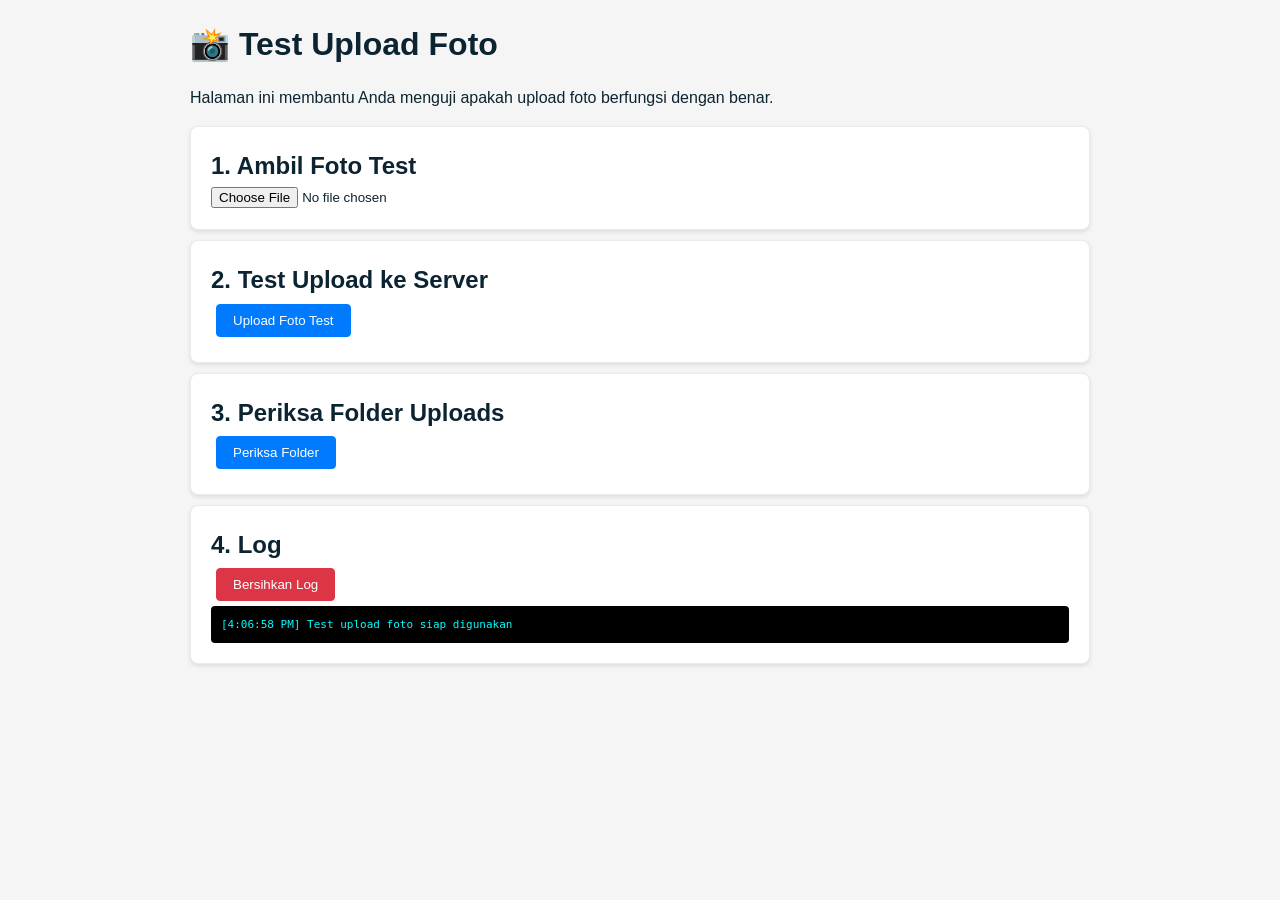
<file: public/standalone/test-upload.html>
<!DOCTYPE html>
<html lang="id">
<head>
<meta charset="UTF-8" />
<meta name="viewport" content="width=device-width, initial-scale=1.0" />
<title>Test Upload Foto · SIJAGA</title>
<link rel="icon" type="image/svg+xml" href="data:image/svg+xml,%3Csvg xmlns='http://www.w3.org/2000/svg' viewBox='0 0 128 128'%3E%3Crect width='128' height='128' rx='28' fill='%230c2431'/%3E%3Cpath d='M64 17 103 30v31c0 25-16 43-39 52-23-9-39-27-39-52V30z' fill='%23f2691f'/%3E%3Cpath d='M64 17 103 30v31c0 25-16 43-39 52z' fill='%23e2571b'/%3E%3Cpath d='M47 21v13M81 21v13' fill='none' stroke='%23f2ede4' stroke-width='6' stroke-linecap='round'/%3E%3Ccircle cx='64' cy='66' r='23' fill='%23f2ede4'/%3E%3Cpath d='M64 52v14l10 7' fill='none' stroke='%230c2431' stroke-width='6.5' stroke-linecap='round' stroke-linejoin='round'/%3E%3C/svg%3E" />
<link rel="stylesheet" href="css/gaya.css" />
<style>
  body { font-family: sans-serif; padding: 20px; background: #f5f5f5; }
  .card { background: white; padding: 20px; margin: 10px 0; border-radius: 8px; box-shadow: 0 2px 4px rgba(0,0,0,0.1); }
  .status { padding: 10px; border-radius: 4px; margin: 10px 0; }
  .status.ok { background: #d4edda; color: #155724; }
  .status.error { background: #f8d7da; color: #721c24; }
  .status.info { background: #d1ecf1; color: #0c5460; }
  pre { background: #f8f9fa; padding: 10px; border-radius: 4px; overflow-x: auto; font-size: 12px; max-height: 300px; overflow-y: auto; }
  button { padding: 8px 16px; margin: 5px; cursor: pointer; border-radius: 4px; border: 1px solid #ccc; background: white; }
  button:hover { background: #e9ecef; }
  .btn-primary { background: #007bff; color: white; border-color: #007bff; }
  .btn-primary:hover { background: #0056b3; }
  .btn-danger { background: #dc3545; color: white; border-color: #dc3545; }
  .btn-danger:hover { background: #c82333; }
  img { max-width: 100%; border-radius: 8px; margin: 10px 0; }
  .log { font-family: monospace; font-size: 11px; background: #000; color: #0f0; padding: 10px; border-radius: 4px; max-height: 400px; overflow-y: auto; }
</style>
</head>
<body>
<div style="max-width: 900px; margin: 0 auto;">
  <h1>📸 Test Upload Foto</h1>
  <p>Halaman ini membantu Anda menguji apakah upload foto berfungsi dengan benar.</p>

  <div class="card">
    <h2>1. Ambil Foto Test</h2>
    <input type="file" id="fileInput" accept="image/*" capture="user" />
    <div id="preview"></div>
  </div>

  <div class="card">
    <h2>2. Test Upload ke Server</h2>
    <button onclick="testUpload()" class="btn-primary">Upload Foto Test</button>
    <div id="uploadStatus"></div>
    <div id="uploadResult"></div>
  </div>

  <div class="card">
    <h2>3. Periksa Folder Uploads</h2>
    <button onclick="checkFolder()" class="btn-primary">Periksa Folder</button>
    <div id="folderStatus"></div>
  </div>

  <div class="card">
    <h2>4. Log</h2>
    <button onclick="clearLog()" class="btn-danger">Bersihkan Log</button>
    <div id="log" class="log"></div>
  </div>
</div>

<script>
  let fotoData = null;

  function log(msg, type = 'info') {
    const logDiv = document.getElementById('log');
    const timestamp = new Date().toLocaleTimeString();
    const color = type === 'error' ? '#f00' : type === 'success' ? '#0f0' : '#0ff';
    logDiv.innerHTML += `<div style="color:${color}">[${timestamp}] ${msg}</div>`;
    logDiv.scrollTop = logDiv.scrollHeight;
    console.log(`[${type}]`, msg);
  }

  function clearLog() {
    document.getElementById('log').innerHTML = '';
  }

  // Handle file input
  document.getElementById('fileInput').addEventListener('change', function(e) {
    const file = e.target.files[0];
    if (!file) return;

    log(`File dipilih: ${file.name}, ukuran: ${(file.size / 1024).toFixed(2)} KB`);

    const reader = new FileReader();
    reader.onload = function(e) {
      fotoData = e.target.result;
      log(`Foto berhasil dibaca, panjang data URL: ${fotoData.length} karakter`);
      
      // Show preview
      document.getElementById('preview').innerHTML = `
        <h3>Preview:</h3>
        <img src="${fotoData}" alt="Preview" />
        <p>Ukuran data URL: ${(fotoData.length / 1024).toFixed(2)} KB</p>
      `;
    };
    reader.onerror = function(e) {
      log('Gagal membaca file: ' + e, 'error');
    };
    reader.readAsDataURL(file);
  });

  async function testUpload() {
    if (!fotoData) {
      alert('Pilih foto terlebih dahulu!');
      return;
    }

    const status = document.getElementById('uploadStatus');
    const result = document.getElementById('uploadResult');
    
    status.innerHTML = '<div class="status info">Mengupload foto...</div>';
    result.innerHTML = '';
    
    log('Mulai upload foto ke server...');

    try {
      // Buat record test
      const testRecord = {
        id: 'test_' + Date.now(),
        date: new Date().toISOString().split('T')[0],
        shift: 1,
        petugasId: 'test_petugas',
        nama: 'Test User',
        masuk: new Date().toISOString(),
        keluar: null,
        fotoMasuk: fotoData,
        fotoKeluar: null
      };

      log('Mengirim data ke API...');
      
      const response = await fetch('api/api.php?action=save&table=records', {
        method: 'POST',
        headers: {
          'Content-Type': 'application/json',
          'X-Sijaga-Key': 'sijaga-konawe-2024'
        },
        body: JSON.stringify([testRecord])
      });

      log(`Response status: ${response.status} ${response.statusText}`);

      const data = await response.json();
      log('Response data: ' + JSON.stringify(data, null, 2));

      if (data.ok) {
        status.innerHTML = '<div class="status ok">✓ Upload berhasil!</div>';
        log('Upload berhasil!', 'success');
        
        // Tampilkan hasil
        result.innerHTML = `
          <h3>Hasil:</h3>
          <p>Record ID: ${testRecord.id}</p>
          <p>Rows saved: ${data.rows}</p>
          <p>Cek folder <code>api/uploads/</code> untuk melihat file foto.</p>
          <p>Cek database tabel <code>presensi</code> untuk melihat path foto.</p>
        `;
      } else {
        status.innerHTML = `<div class="status error">✗ Upload gagal: ${data.error || 'Unknown error'}</div>`;
        log('Upload gagal: ' + data.error, 'error');
      }
    } catch (e) {
      status.innerHTML = `<div class="status error">✗ Error: ${e.message}</div>`;
      log('Error: ' + e.message, 'error');
      console.error(e);
    }
  }

  async function checkFolder() {
    const status = document.getElementById('folderStatus');
    status.innerHTML = '<div class="status info">Memeriksa folder...</div>';
    
    log('Memeriksa folder uploads...');

    try {
      // Test akses ke folder uploads
      const response = await fetch('api/uploads/', { method: 'HEAD' });
      
      log(`Folder status: ${response.status} ${response.statusText}`);
      
      if (response.status === 200 || response.status === 403) {
        status.innerHTML = '<div class="status ok">✓ Folder uploads dapat diakses</div>';
        log('Folder uploads OK', 'success');
      } else if (response.status === 404) {
        status.innerHTML = '<div class="status error">✗ Folder uploads tidak ditemukan. Buat folder: api/uploads/</div>';
        log('Folder uploads tidak ditemukan', 'error');
      } else {
        status.innerHTML = `<div class="status error">✗ Status folder: ${response.status}</div>`;
        log('Status folder tidak normal: ' + response.status, 'error');
      }
    } catch (e) {
      status.innerHTML = `<div class="status error">✗ Error: ${e.message}</div>`;
      log('Error checking folder: ' + e.message, 'error');
    }
  }

  log('Test upload foto siap digunakan');
</script>
</body>
</html>
</file>
<file: public/standalone/css/gaya.css>
/* ============================================================
   SIJAGA — gaya.css (CSS polos 100%, tanpa tooling)
   Identitas: tinta laut (ink) + oranye BPS (brand) + laguna
   Huruf: Bricolage Grotesque (display) + Plus Jakarta Sans (isi)
   ============================================================ */
:root {
  --ink-950: #071a24;
  --ink-900: #0c2431;
  --ink-800: #123241;
  --ink-700: #1b4257;
  --ink-600: #2c5a75;
  --ink-500: #4a7891;
  --ink-400: #7799ad;
  --mist-50: #f7f4ec;
  --mist-100: #efe9dd;
  --mist-200: #e0d8c6;
  --mist-300: #c3bba6;
  --mist-400: #96907c;
  --brand-300: #ffa470;
  --brand-400: #ff8a4d;
  --brand-500: #f2691f;
  --brand-600: #d9550f;
  --brand-700: #b04409;
  --brand-100: #ffe4d1;
  --brand-50: #fff2e8;
  --lagoon-100: #d7f0ec;
  --lagoon-500: #2aa196;
  --lagoon-600: #17857b;
  --lagoon-700: #0e6a62;
  --amberx-100: #fdeecb;
  --amberx-500: #e2a33c;
  --amberx-700: #8a5c07;
  --ruby-100: #fbe1de;
  --ruby-700: #a52a2f;
  --radius: 18px;
  --bayangan: 0 20px 44px -24px rgba(12, 36, 49, 0.35);
  --font-display: "Bricolage Grotesque", "Plus Jakarta Sans", sans-serif;
  --font-body: "Plus Jakarta Sans", "Segoe UI", sans-serif;
}

* { box-sizing: border-box; }
html { scroll-behavior: smooth; }
body {
  margin: 0;
  font-family: var(--font-body);
  color: var(--ink-900);
  background: var(--mist-50);
  -webkit-font-smoothing: antialiased;
  line-height: 1.55;
}
a { color: var(--brand-600); }
h1, h2, h3 { margin: 0; }
img { max-width: 100%; }

/* ---------- latar ---------- */
.bg-paper {
  background-color: var(--mist-50);
  background-image: radial-gradient(var(--mist-200) 1px, transparent 1px);
  background-size: 22px 22px;
}
.bg-board {
  background-color: var(--ink-900);
  background-image:
    radial-gradient(60rem 34rem at 110% -10%, rgba(242, 105, 31, 0.16), transparent 60%),
    radial-gradient(46rem 30rem at -20% 110%, rgba(23, 133, 123, 0.24), transparent 62%),
    linear-gradient(rgba(255, 255, 255, 0.045) 1px, transparent 1px),
    linear-gradient(90deg, rgba(255, 255, 255, 0.045) 1px, transparent 1px);
  background-size: auto, auto, 44px 44px, 44px 44px;
}

/* ---------- tipografi ---------- */
.display { font-family: var(--font-display); font-weight: 800; letter-spacing: -0.01em; line-height: 1.06; }
.eyebrow {
  display: inline-flex; align-items: center; gap: 8px;
  font-size: 0.64rem; font-weight: 800; letter-spacing: 0.16em;
  text-transform: uppercase; color: var(--brand-600);
}
.eyebrow.on-dark { color: var(--brand-400); }
.small { font-size: 0.78rem; }
.muted { color: var(--ink-500); }
.tnum { font-variant-numeric: tabular-nums; }
.f { display: block; font-size: 0.7rem; font-weight: 800; letter-spacing: 0.08em; text-transform: uppercase; color: var(--ink-500); margin-bottom: 5px; }

/* ---------- tata letak ---------- */
.wrap { max-width: 1140px; margin: 0 auto; padding: 0 22px; }
.grid-2 { display: grid; grid-template-columns: 1fr 1fr; gap: 18px; }
.grid-loket { display: grid; grid-template-columns: 1.12fr 1fr; gap: 26px; align-items: start; }
.row { display: flex; align-items: center; gap: 10px; }
.grow { flex: 1; }
.center { text-align: center; }
.mt-1 { margin-top: 10px; } .mt-2 { margin-top: 18px; } .mt-3 { margin-top: 28px; }
.sep { border: none; border-top: 1px dashed var(--mist-200); margin: 18px 0; }
.hidden { display: none !important; }

/* ---------- kartu ---------- */
.card {
  background: #fff;
  border: 1px solid rgba(12, 36, 49, 0.09);
  border-radius: var(--radius);
  box-shadow: var(--bayangan);
}
.card.dark { background: rgba(255, 255, 255, 0.055); border-color: rgba(255, 255, 255, 0.13); color: var(--mist-50); box-shadow: none; }
.pad { padding: 22px; }
.card.hoverable { transition: transform 0.18s ease, border-color 0.18s ease; }
.card.hoverable:hover { transform: translateY(-3px); border-color: var(--brand-500); }

/* ---------- tombol ---------- */
.btn {
  display: inline-flex; align-items: center; justify-content: center; gap: 8px;
  font-family: var(--font-body); font-weight: 800; font-size: 0.9rem;
  border-radius: 12px; cursor: pointer; padding: 11px 20px;
  border: 1px solid transparent; text-decoration: none;
  transition: transform 0.15s ease, background 0.15s ease, box-shadow 0.15s ease, opacity 0.15s;
}
.btn:active { transform: translateY(1px) scale(0.99); }
.btn:disabled { opacity: 0.45; cursor: not-allowed; }
.btn.primary { background: var(--brand-500); color: #1d1206; box-shadow: 0 10px 22px -10px rgba(242, 105, 31, 0.7); }
.btn.primary:hover:not(:disabled) { background: var(--brand-400); transform: translateY(-1px); }
.btn.light { background: #fff; color: var(--ink-800); border-color: var(--mist-200); }
.btn.light:hover:not(:disabled) { border-color: var(--brand-500); color: var(--brand-700); }
.btn.ghost { background: rgba(255, 255, 255, 0.07); color: var(--mist-50); border-color: rgba(255, 255, 255, 0.2); }
.btn.ghost:hover:not(:disabled) { background: rgba(255, 255, 255, 0.15); }
.btn.danger { background: var(--ruby-100); color: var(--ruby-700); border-color: rgba(165, 42, 47, 0.25); }
.btn.danger:hover:not(:disabled) { background: #f6cfcc; }
.btn.sm { padding: 7px 13px; font-size: 0.78rem; border-radius: 10px; }
.btn.block { width: 100%; }

/* ---------- input ---------- */
.input {
  width: 100%; font-family: var(--font-body); font-size: 0.92rem; font-weight: 600;
  color: var(--ink-900); background: #fff; border: 1.5px solid var(--mist-200);
  border-radius: 12px; padding: 11px 14px; outline: none;
  transition: border-color 0.15s, box-shadow 0.15s;
}
.input:focus { border-color: var(--brand-500); box-shadow: 0 0 0 4px rgba(242, 105, 31, 0.14); }
.input.inline { width: auto; }
select.input { cursor: pointer; }

/* ---------- badge ---------- */
.badge {
  display: inline-flex; align-items: center; gap: 6px;
  font-size: 0.66rem; font-weight: 800; letter-spacing: 0.08em; text-transform: uppercase;
  border-radius: 999px; padding: 4px 11px; white-space: nowrap;
}
.badge.brand { background: var(--brand-500); color: #1d1206; }
.badge.lagoon { background: var(--lagoon-100); color: var(--lagoon-700); }
.badge.amber { background: var(--amberx-100); color: var(--amberx-700); }
.badge.ruby { background: var(--ruby-100); color: var(--ruby-700); }
.badge.mist { background: var(--mist-100); color: var(--ink-500); }
.badge.ghost { background: rgba(255, 255, 255, 0.1); color: var(--mist-50); border: 1px solid rgba(255, 255, 255, 0.18); }
.dot { width: 7px; height: 7px; border-radius: 50%; background: currentColor; display: inline-block; }
.live-dot { animation: pulse 2s infinite; }

/* ---------- tabel ---------- */
.table-wrap { overflow-x: auto; border-radius: var(--radius); border: 1px solid rgba(12, 36, 49, 0.09); background: #fff; box-shadow: var(--bayangan); }
table { width: 100%; border-collapse: collapse; font-size: 0.86rem; min-width: 860px; }
thead th {
  background: var(--ink-900); color: var(--mist-50); text-align: left;
  font-size: 0.63rem; letter-spacing: 0.12em; text-transform: uppercase; font-weight: 800;
  padding: 12px 16px; white-space: nowrap;
}
tbody td { padding: 11px 16px; border-bottom: 1px solid var(--mist-100); vertical-align: middle; }
tbody tr:last-child td { border-bottom: none; }
tbody tr { transition: background 0.15s; }
tbody tr:hover { background: var(--brand-50); }
tbody tr.today { background: rgba(215, 240, 236, 0.45); }
tbody tr.sel { background: var(--brand-100); }
th.pil, td.pil { width: 44px; text-align: center; padding-left: 14px; padding-right: 4px; }
td.pil input, th.pil input { width: 16px; height: 16px; accent-color: var(--brand-500); cursor: pointer; }

/* ---------- statistik ---------- */
.stats { display: grid; grid-template-columns: repeat(4, 1fr); gap: 14px; }
.stat { padding: 18px 20px; position: relative; overflow: hidden; }
.stat::after { content: ""; position: absolute; right: -14px; top: -14px; width: 58px; height: 58px; border-radius: 50%; background: var(--brand-50); }
.stat .num { font-family: var(--font-display); font-weight: 800; font-size: 2.1rem; line-height: 1; color: var(--ink-900); }
.stat .lbl { font-size: 0.72rem; font-weight: 800; letter-spacing: 0.08em; text-transform: uppercase; color: var(--ink-500); margin-top: 5px; }
.stat .sub { font-size: 0.7rem; color: var(--mist-400); }

/* ---------- header & tab ---------- */
.topbar { position: sticky; top: 0; z-index: 40; background: var(--ink-900); color: var(--mist-50); border-bottom: 1px solid rgba(255, 255, 255, 0.1); }
.topbar .wrap { display: flex; align-items: center; gap: 14px; padding-top: 13px; padding-bottom: 13px; }
.brandmark { display: flex; align-items: center; gap: 11px; text-decoration: none; color: inherit; }
.brandmark .mk { width: 40px; height: 40px; border-radius: 12px; background: var(--brand-500); color: #1d1206; display: flex; align-items: center; justify-content: center; }
.brandmark b { font-family: var(--font-display); font-size: 1.15rem; line-height: 1; }
.brandmark small { display: block; font-size: 0.58rem; letter-spacing: 0.16em; text-transform: uppercase; color: var(--mist-300); font-weight: 700; margin-top: 2px; }
.tabs { display: flex; gap: 6px; overflow-x: auto; padding: 0 20px; background: var(--ink-900); }
.tabs button {
  font-family: var(--font-body); font-weight: 800; font-size: 0.8rem; color: var(--mist-300);
  background: none; border: none; cursor: pointer; padding: 12px 16px; border-bottom: 3px solid transparent;
  white-space: nowrap; transition: color 0.15s, border-color 0.15s;
}
.tabs button:hover { color: var(--mist-50); }
.tabs button.on { color: var(--brand-400); border-bottom-color: var(--brand-500); }

/* ---------- avatar inisial ---------- */
.ini {
  width: 40px; height: 40px; border-radius: 12px; flex: none;
  display: flex; align-items: center; justify-content: center;
  background: var(--ink-900); color: var(--brand-400);
  font-family: var(--font-display); font-weight: 800; font-size: 1.05rem;
}
.ini.lg { width: 52px; height: 52px; font-size: 1.35rem; }
.ini.on-light { background: var(--brand-100); color: var(--brand-700); }

/* ---------- jam besar ---------- */
.clock { font-family: var(--font-display); font-weight: 800; font-size: clamp(3rem, 8vw, 5.4rem); line-height: 1; letter-spacing: 0.01em; }
.clock .sec { font-size: 0.4em; color: var(--brand-400); vertical-align: top; }
.chipshift { display: inline-flex; align-items: center; gap: 8px; font-weight: 800; font-size: 0.82rem; border-radius: 999px; padding: 8px 16px; }
.chipshift.s1 { background: var(--brand-500); color: #1d1206; }
.chipshift.s2 { background: var(--lagoon-500); color: #06231f; }

/* ---------- QR ---------- */
.qr-frame { position: relative; background: #fff; border-radius: 22px; padding: 22px; overflow: hidden; }
.qr-frame img { display: block; width: 100%; border-radius: 10px; }
.scanline {
  position: absolute; left: 22px; right: 22px; height: 3px; border-radius: 3px;
  background: linear-gradient(90deg, transparent, var(--brand-500), transparent);
  box-shadow: 0 0 14px rgba(242, 105, 31, 0.8);
  animation: scan 2.6s ease-in-out infinite;
}

/* ---------- umpan langsung ---------- */
.feed-item { display: flex; align-items: center; gap: 12px; padding: 11px 14px; border-radius: 14px; background: rgba(255, 255, 255, 0.06); border: 1px solid rgba(255, 255, 255, 0.1); transition: background 0.15s; }
.feed-item:hover { background: rgba(255, 255, 255, 0.11); }
.feed-item .foto { width: 42px; height: 42px; border-radius: 10px; object-fit: cover; border: 2px solid rgba(255, 255, 255, 0.25); }

/* ---------- kartu peran (jendela loket) ---------- */
.jnd { display: flex; align-items: center; gap: 16px; padding: 18px 20px; text-decoration: none; }
.jnd .plat {
  width: 52px; height: 52px; border-radius: 14px; flex: none;
  display: flex; align-items: center; justify-content: center;
  font-family: var(--font-display); font-weight: 800; font-size: 1.5rem;
  background: var(--plat, var(--brand-500)); color: #1d1206;
  border: 2px dashed rgba(0, 0, 0, 0.25);
}
.jnd.j-b { --plat: var(--lagoon-500); }
.jnd.j-c { --plat: var(--amberx-500); }
.jnd b { font-family: var(--font-display); font-size: 1.05rem; color: var(--ink-900); display: flex; align-items: center; gap: 8px; }
.jnd small { display: block; color: var(--ink-500); font-size: 0.78rem; font-weight: 600; }
.jnd .panah { margin-left: auto; color: var(--brand-500); transition: transform 0.18s; }
.jnd:hover .panah { transform: translateX(5px); }

/* ---------- jadwal ---------- */
.grid-jadwal { display: grid; grid-template-columns: 112px 1fr 1fr; gap: 8px; align-items: center; }
.jhead { font-size: 0.64rem; font-weight: 800; letter-spacing: 0.1em; text-transform: uppercase; color: var(--ink-500); text-align: center; }

/* ---------- filter chip ---------- */
.filter-chip { padding: 8px 16px; border-radius: 999px; border: 1.5px solid var(--mist-200); font-weight: 800; font-size: 0.78rem; cursor: pointer; background: #fff; color: var(--ink-600); transition: all 0.15s; }
.filter-chip:hover { border-color: var(--brand-500); color: var(--brand-700); }
.filter-chip.on { background: var(--ink-900); border-color: var(--ink-900); color: #fff; }

/* ---------- modal / lightbox ---------- */
.modal-bg { position: fixed; inset: 0; background: rgba(7, 26, 36, 0.78); display: flex; align-items: center; justify-content: center; z-index: 60; padding: 20px; }
.modal-bg img { max-width: min(430px, 92vw); max-height: 76vh; border-radius: 16px; border: 4px solid #fff; box-shadow: 0 30px 80px rgba(0, 0, 0, 0.5); }

/* ---------- pratinjau foto scan ---------- */
.shot { width: 100%; max-height: 300px; object-fit: cover; border-radius: 14px; border: 3px solid var(--lagoon-500); }

/* ---------- animasi ---------- */
@keyframes rise { from { opacity: 0; transform: translateY(14px); } to { opacity: 1; transform: none; } }
@keyframes pulse { 0% { box-shadow: 0 0 0 0 rgba(255, 138, 77, 0.55); } 70% { box-shadow: 0 0 0 9px rgba(255, 138, 77, 0); } 100% { box-shadow: 0 0 0 0 rgba(255, 138, 77, 0); } }
@keyframes shake { 0%, 100% { transform: translateX(0); } 20% { transform: translateX(-7px); } 40% { transform: translateX(6px); } 60% { transform: translateX(-4px); } 80% { transform: translateX(3px); } }
@keyframes scan { 0%, 100% { top: 20px; opacity: 0.25; } 50% { top: calc(100% - 24px); opacity: 1; } }
@keyframes spin { to { transform: rotate(360deg); } }
@keyframes dashmove { to { stroke-dashoffset: -52; } }
.rise { animation: rise 0.5s ease both; }
.shake { animation: shake 0.4s ease; }
.spin { display: inline-block; animation: spin 1s linear infinite; }
.flowline { animation: dashmove 1.6s linear infinite; }

/* ---------- kode & panduan ---------- */
pre.kode {
  background: var(--ink-950); color: #cfe8e2; font-family: "Consolas", "Courier New", monospace;
  font-size: 0.78rem; line-height: 1.6; border-radius: 14px; padding: 16px 18px;
  overflow-x: auto; border: 1px solid rgba(255, 255, 255, 0.08); margin: 0;
}
.kotak-uji { background: var(--ink-950); color: var(--mist-50); border-radius: 14px; padding: 16px 18px; font-size: 0.82rem; min-height: 52px; }

/* ---------- responsif ---------- */
@media (max-width: 960px) {
  .grid-loket { grid-template-columns: 1fr; }
  .stats { grid-template-columns: repeat(2, 1fr); }
}
@media (max-width: 760px) {
  .hide-sm { display: none !important; }
  .grid-2 { grid-template-columns: 1fr !important; }
  table { min-width: 700px; }
}

/* ---------- cetak ---------- */
@media print {
  body { background: #fff; }
  .topbar, .tabs, .no-print { display: none !important; }
  .card, .table-wrap { box-shadow: none; }
  .wrap { max-width: none; }
}
</file>
